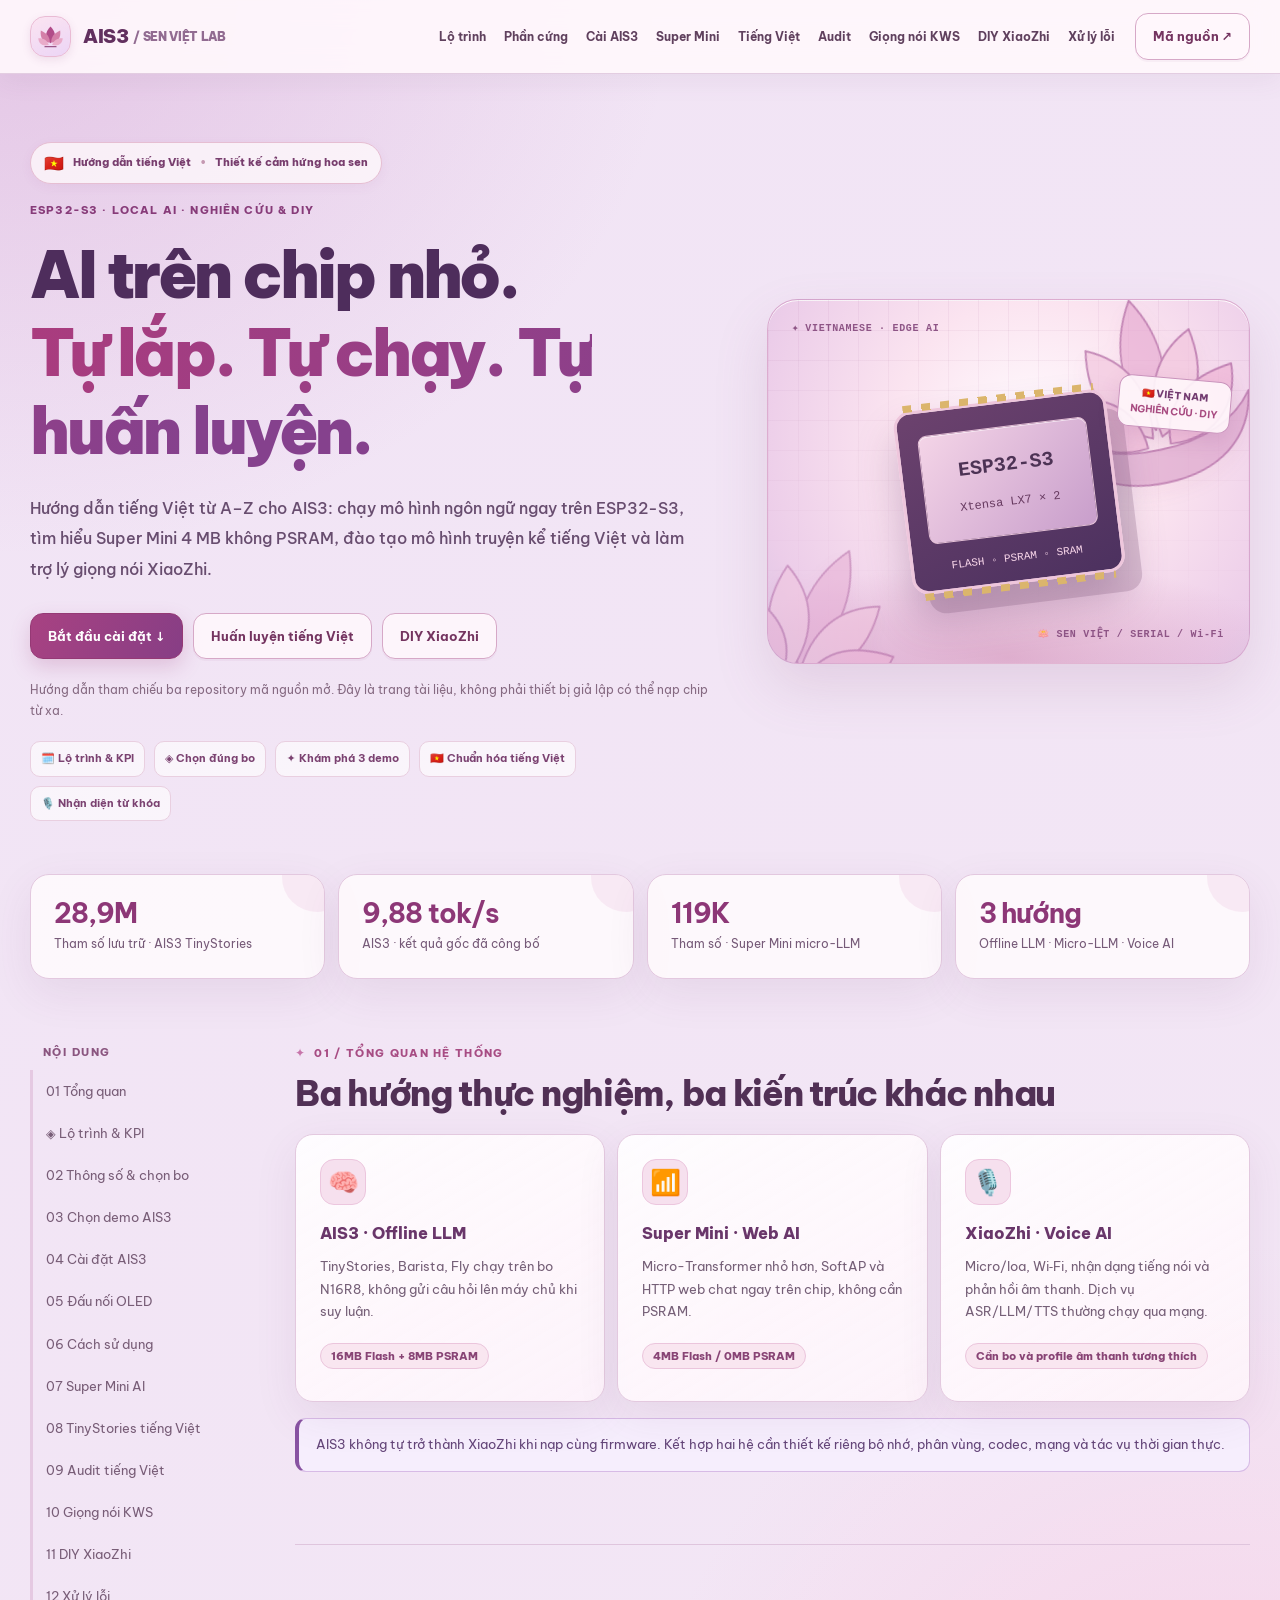
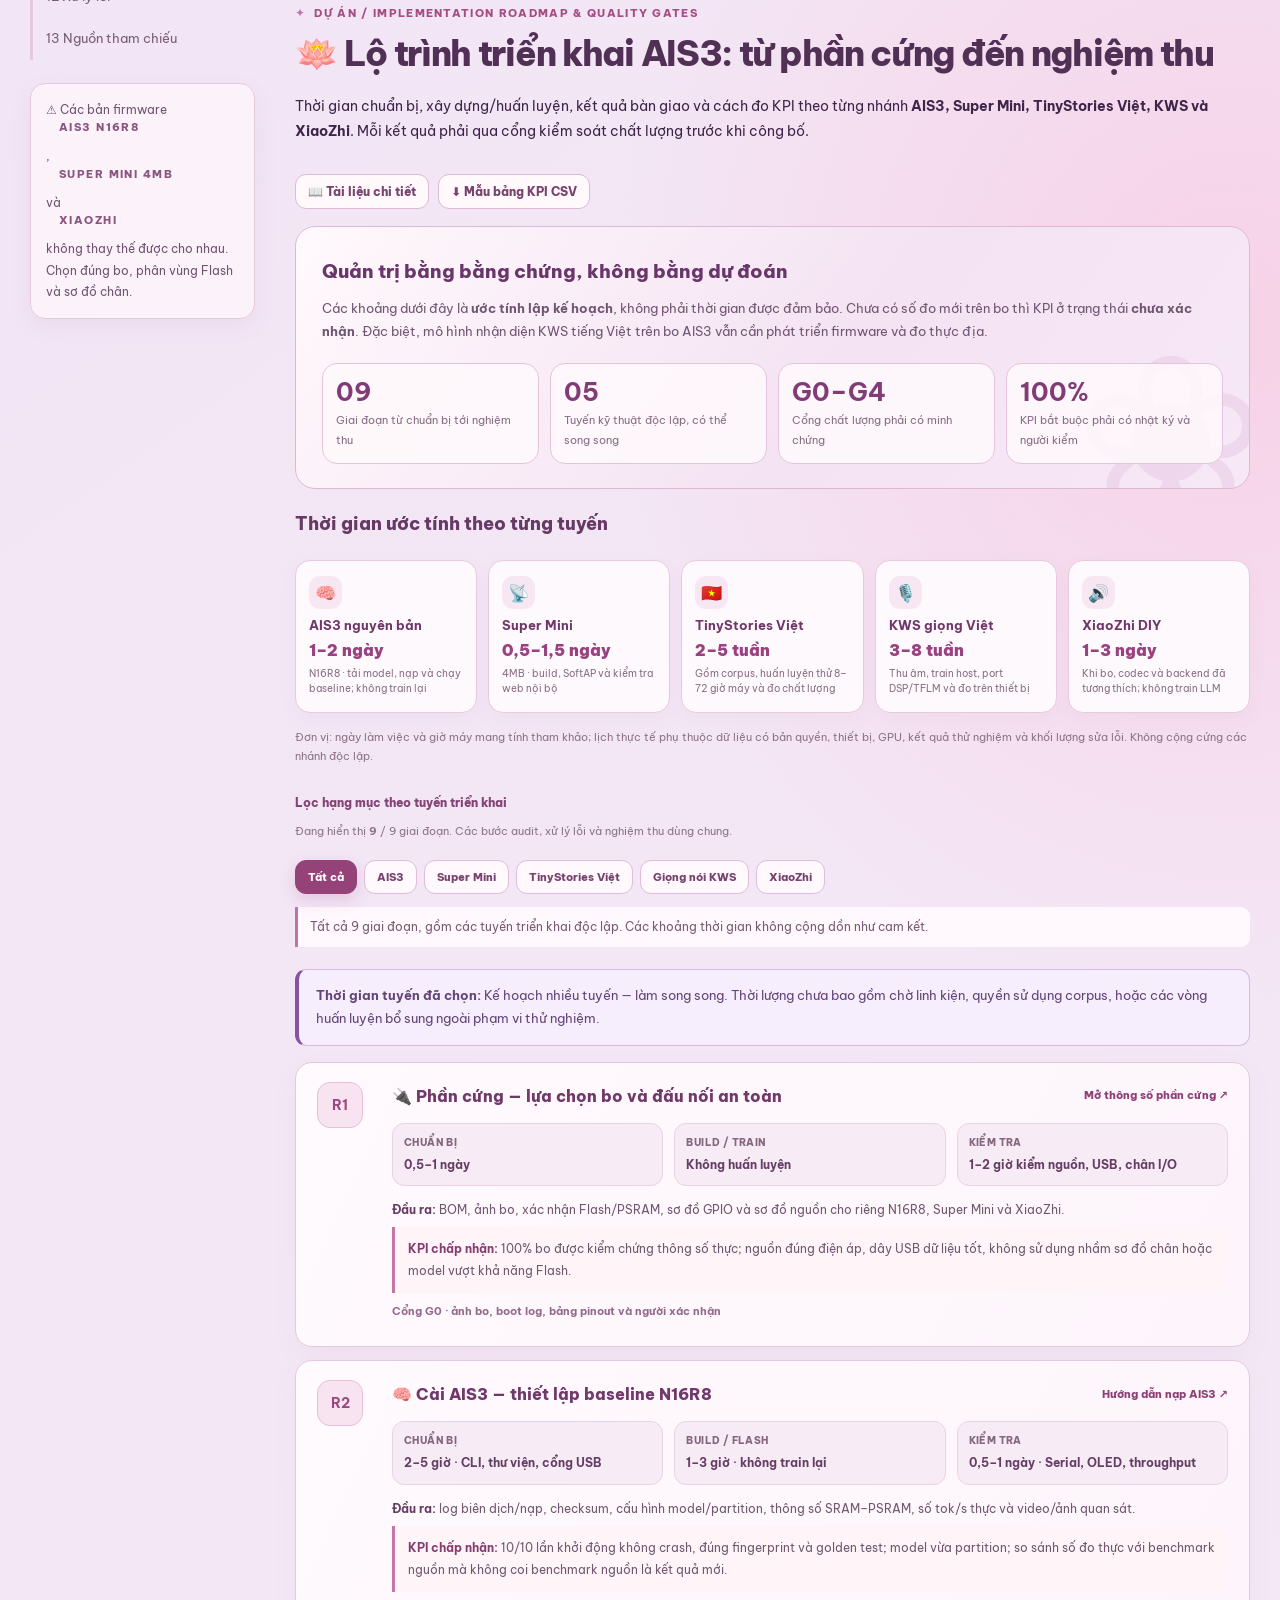
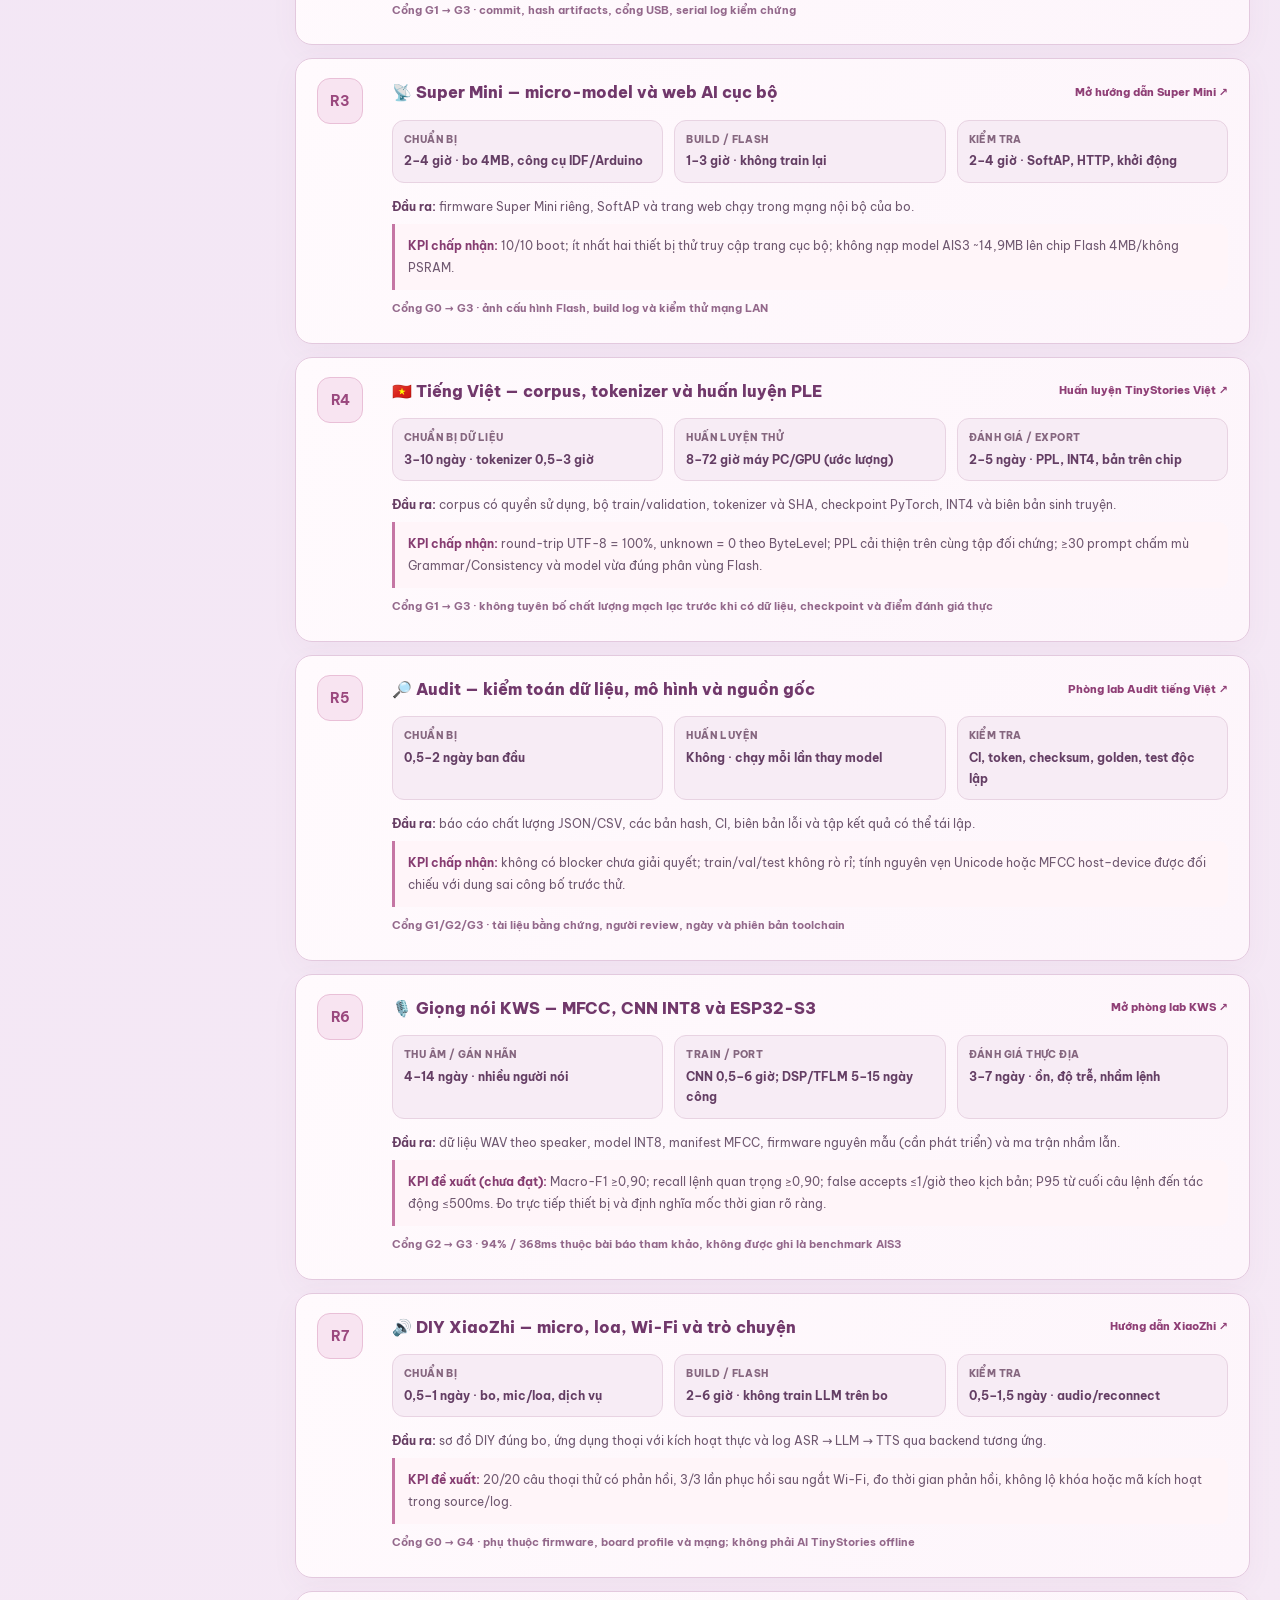
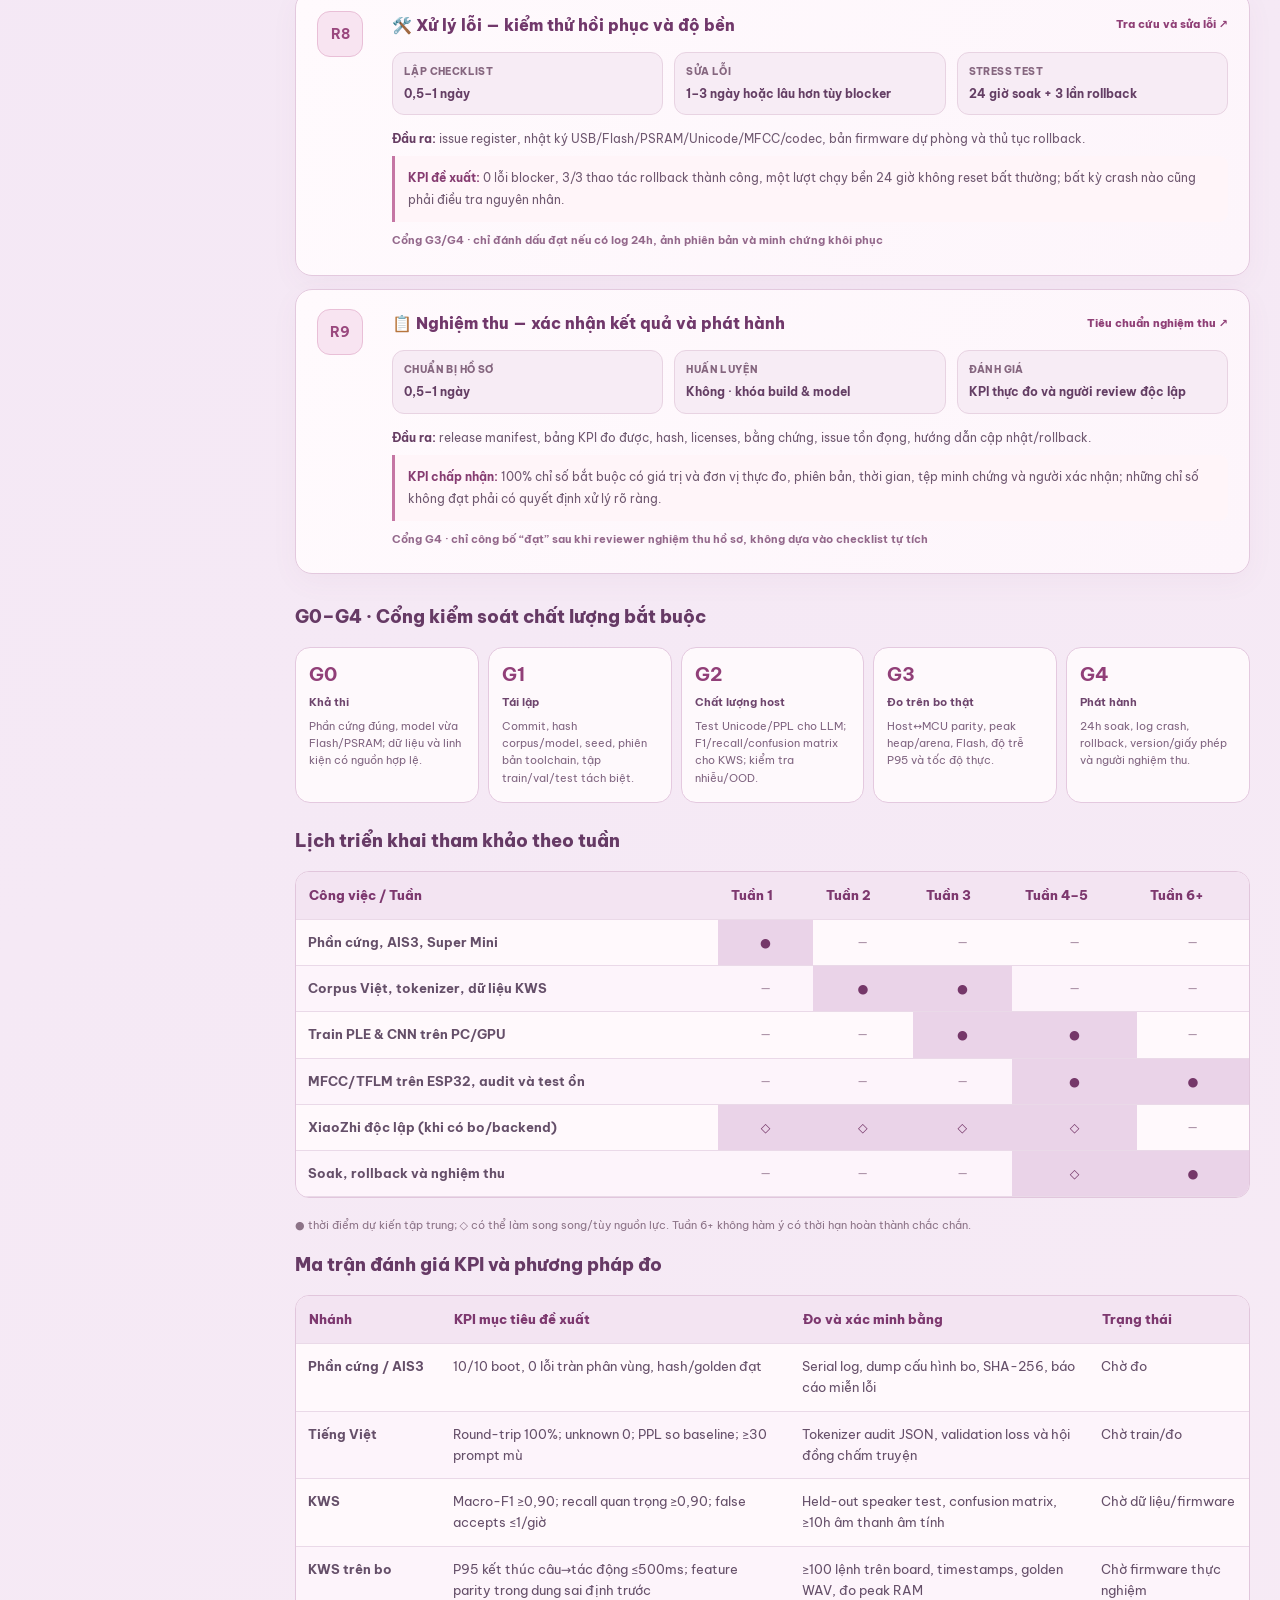
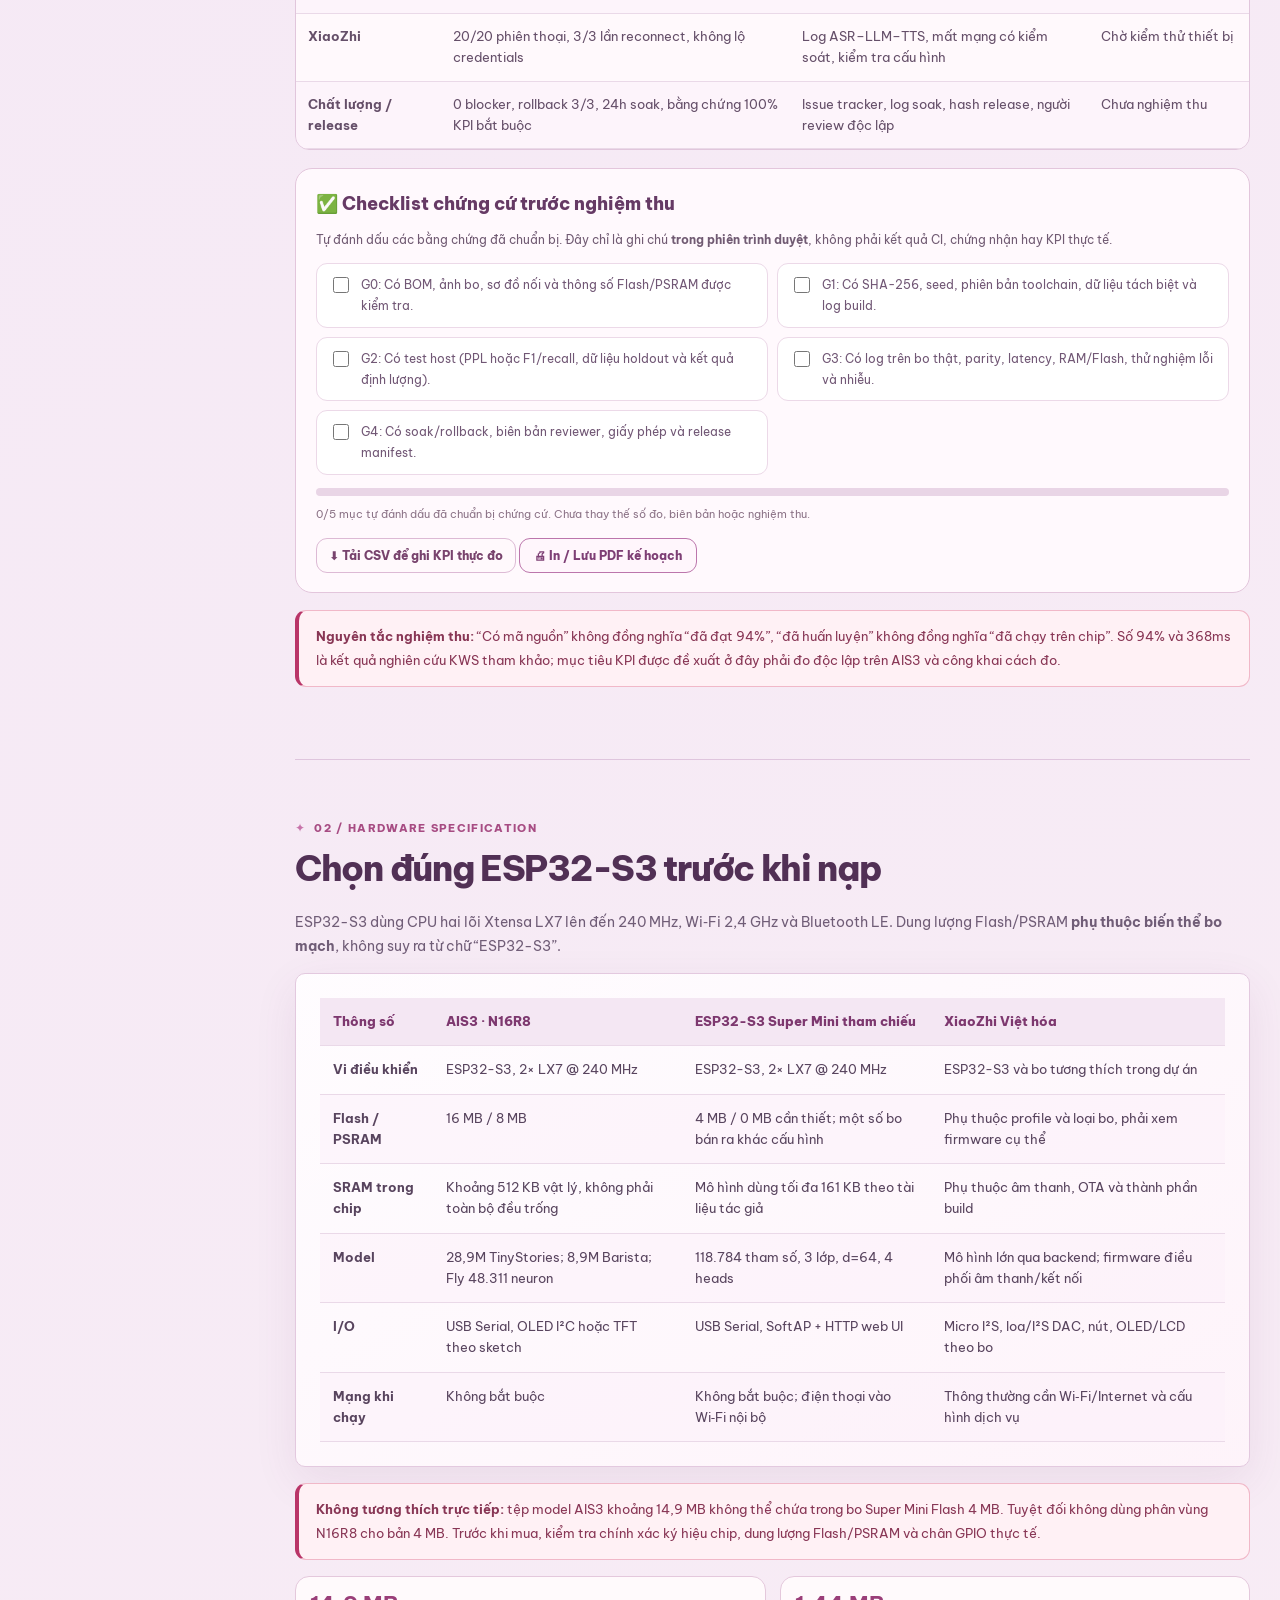
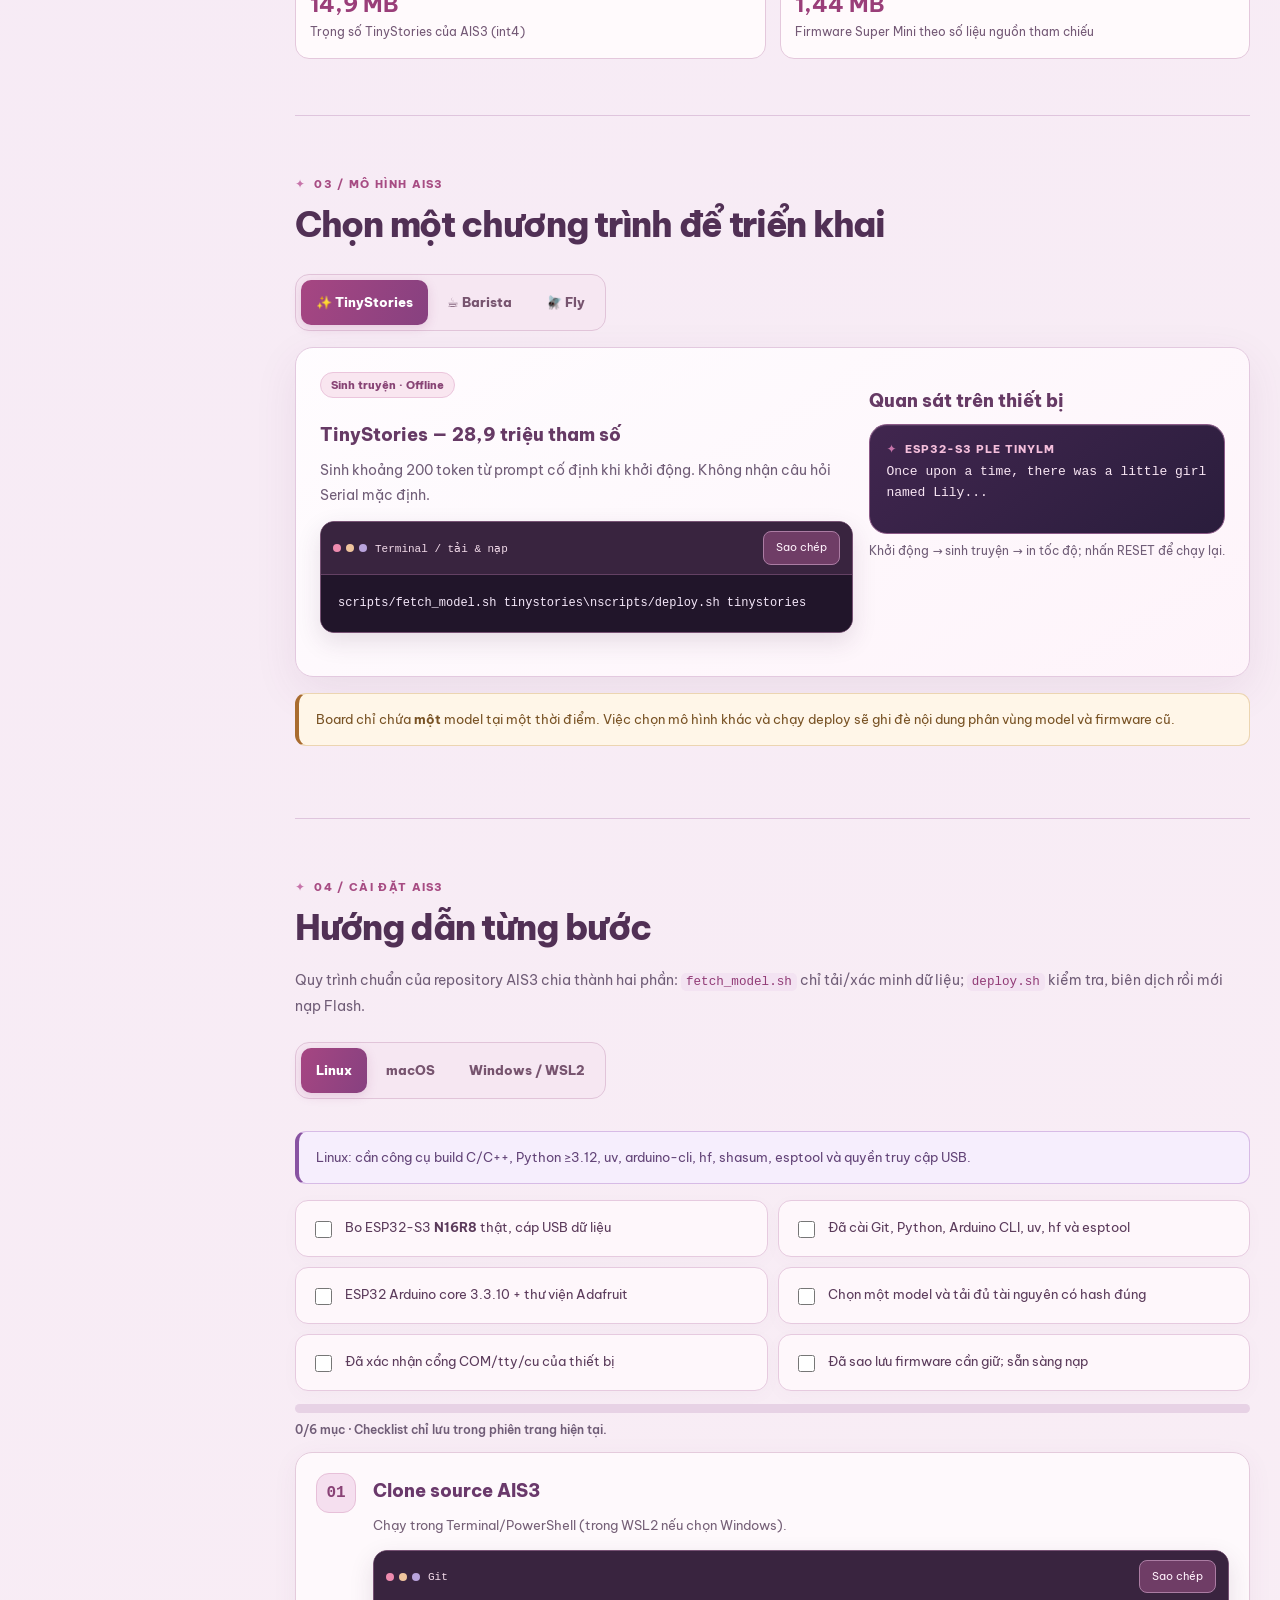
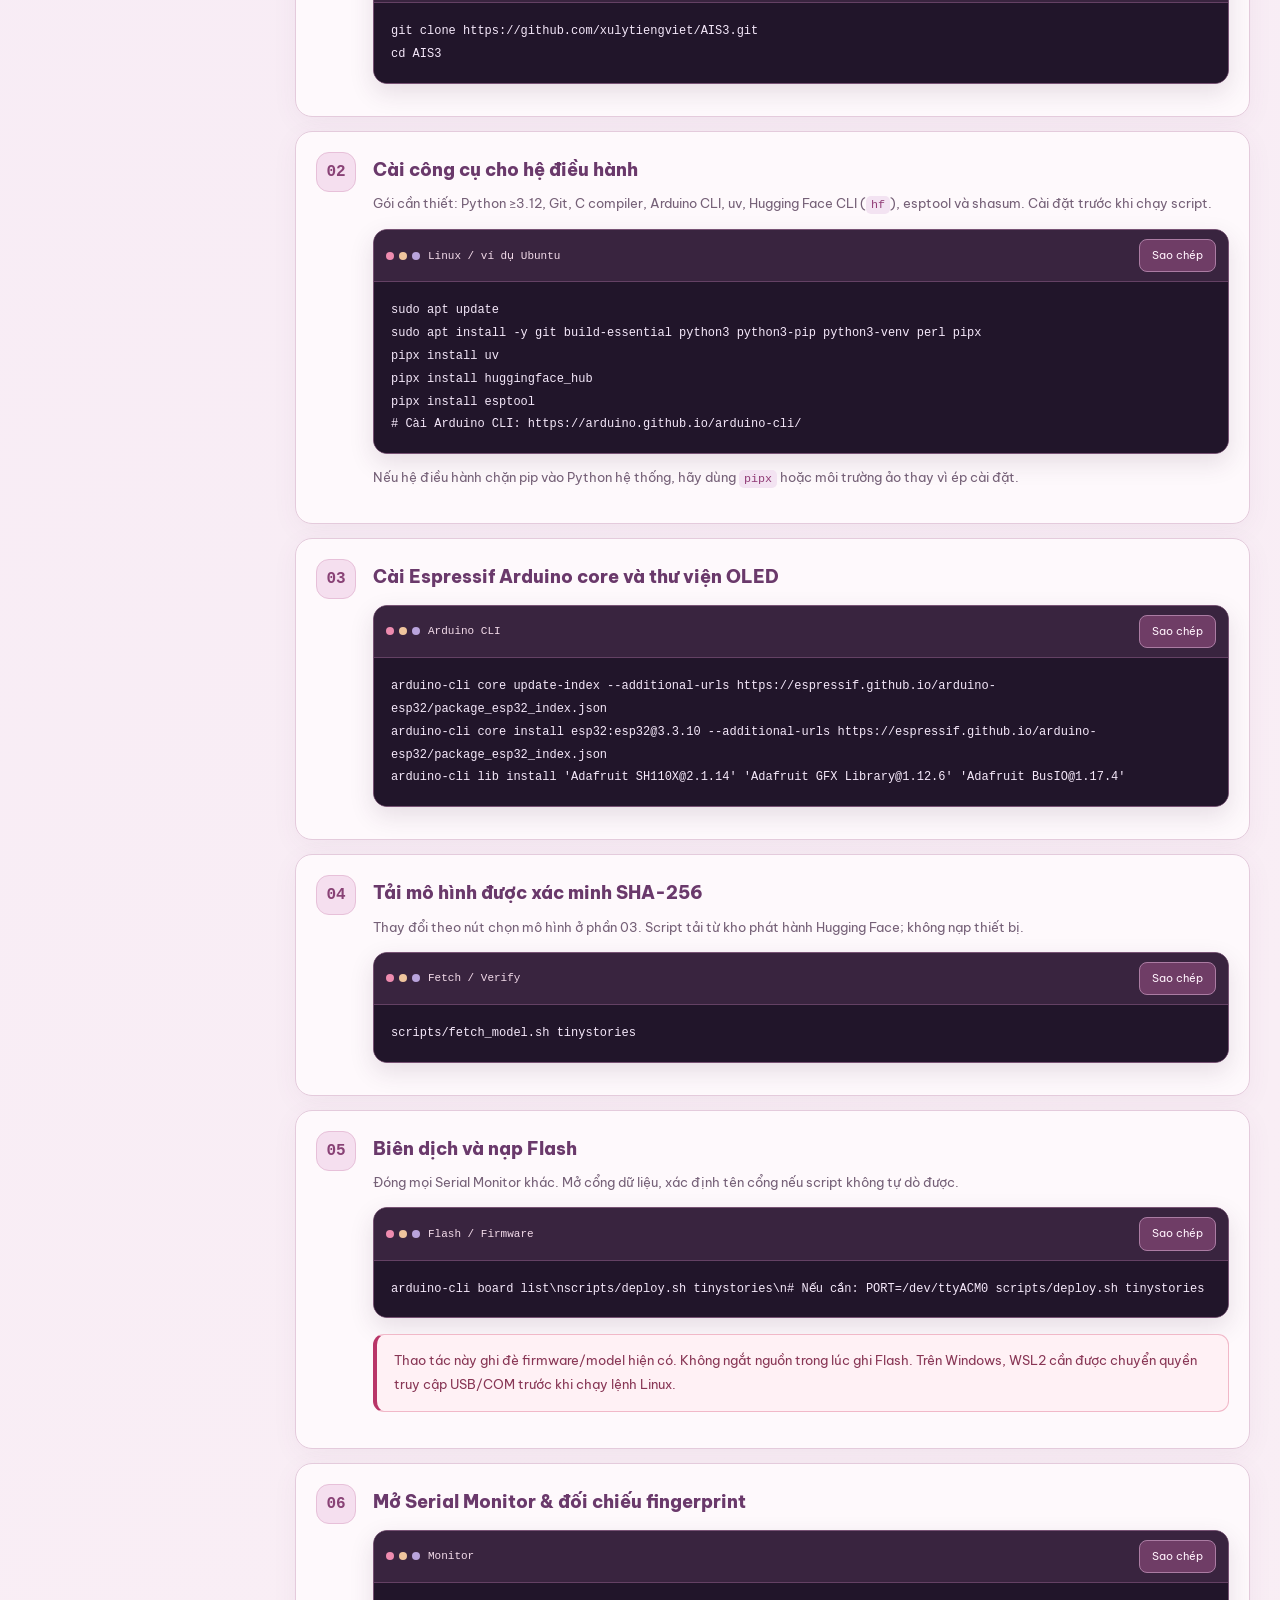
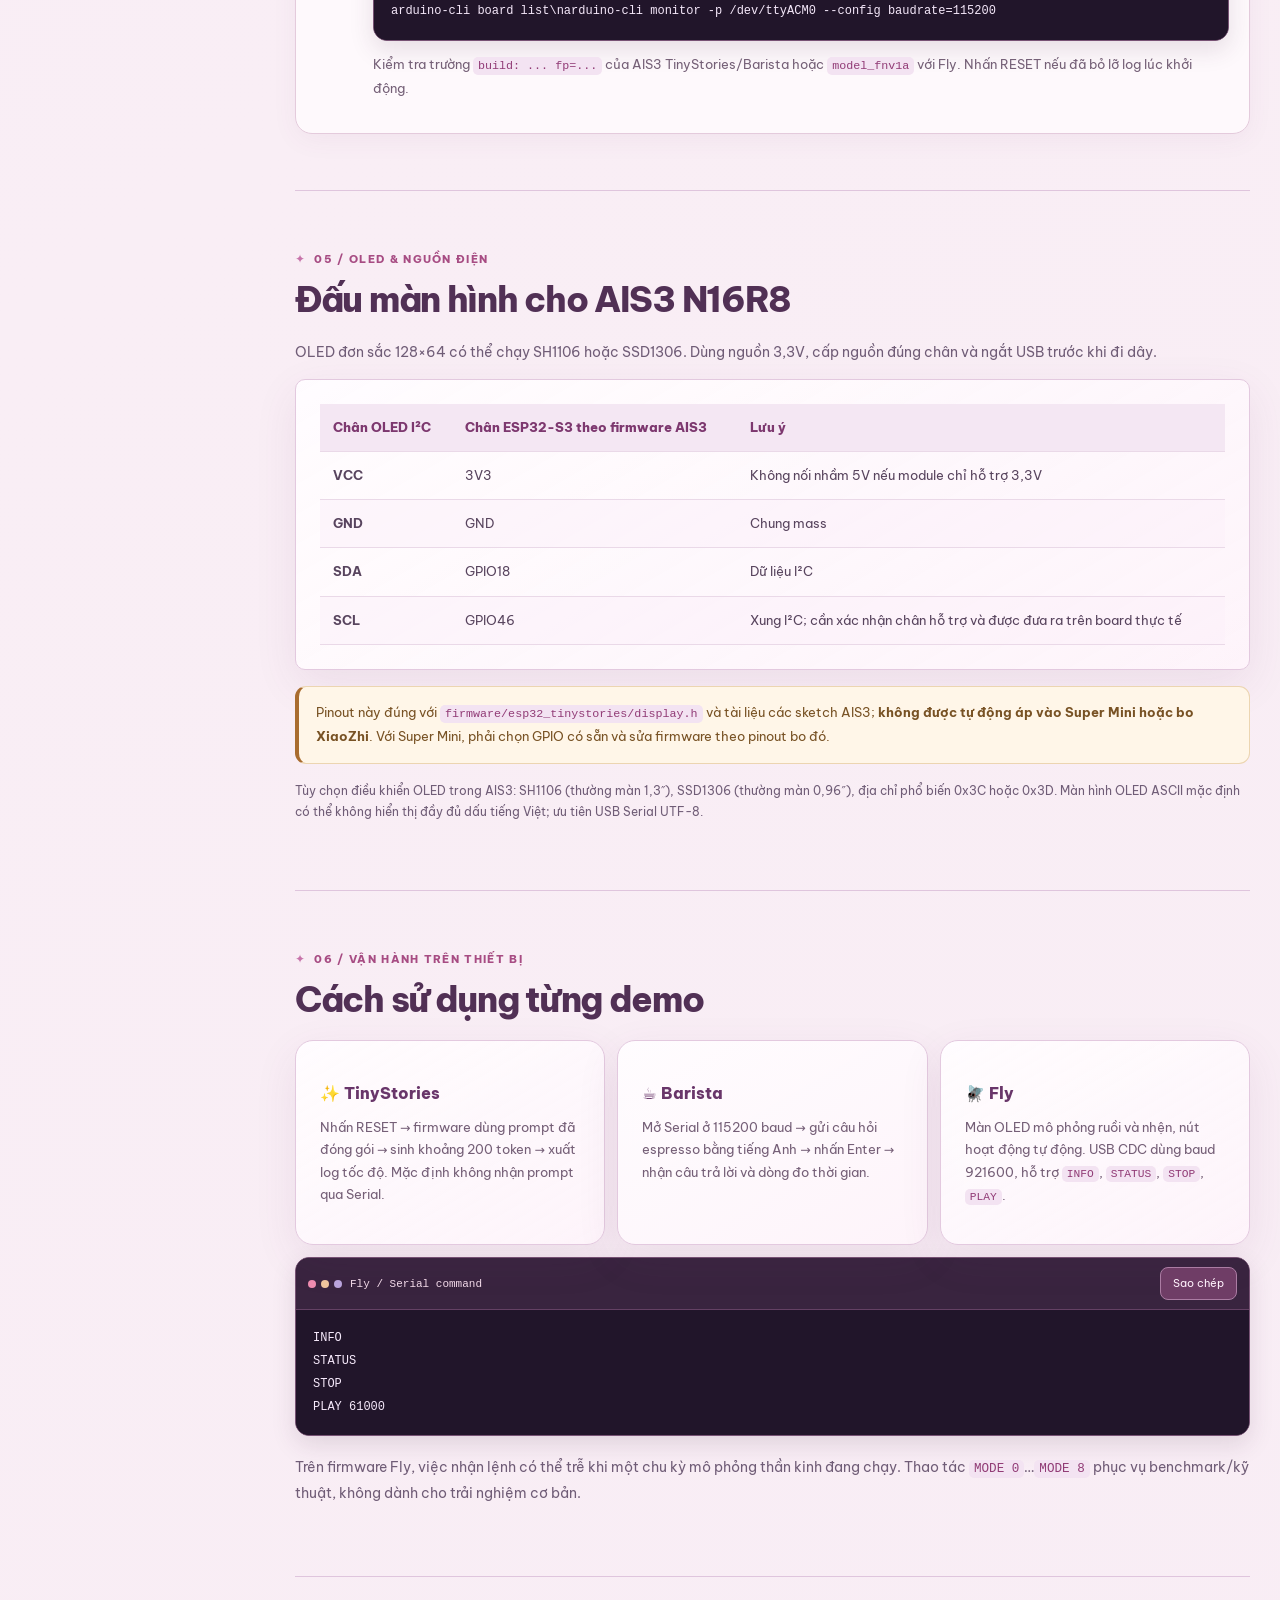
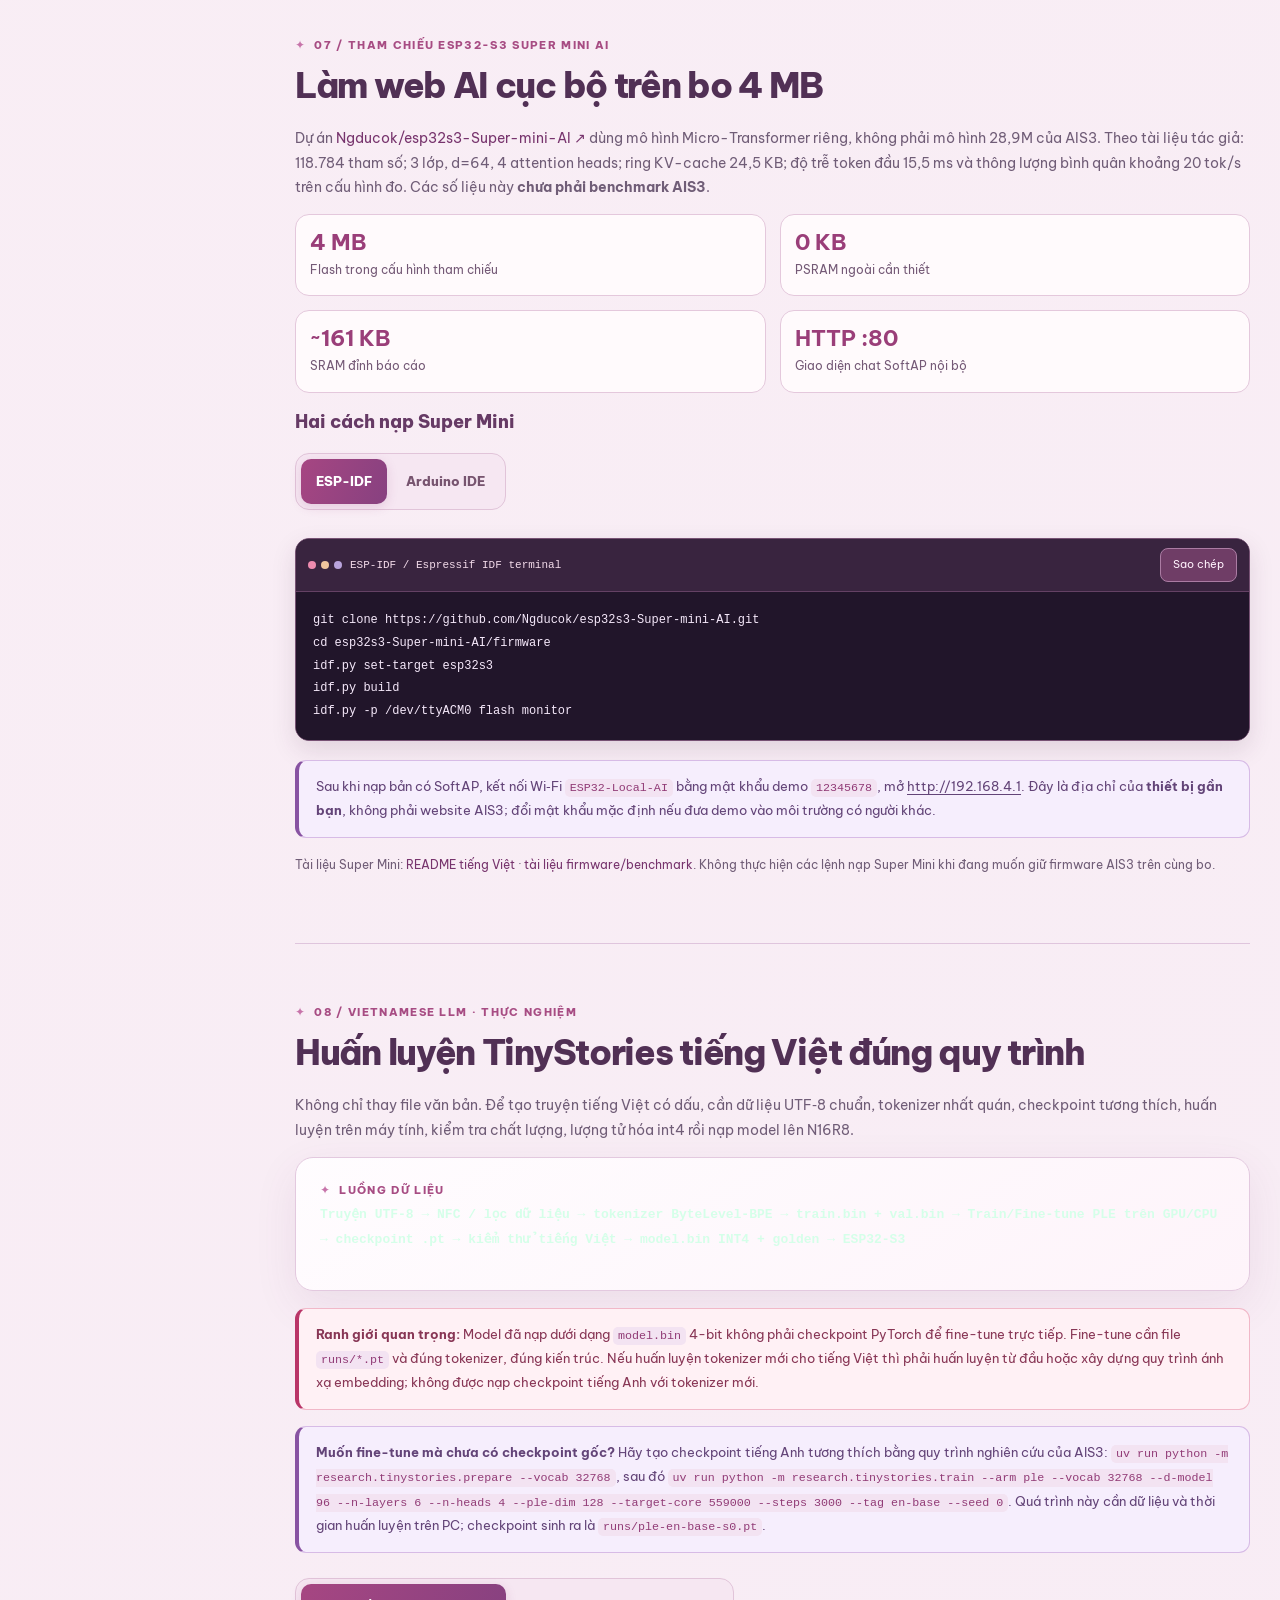
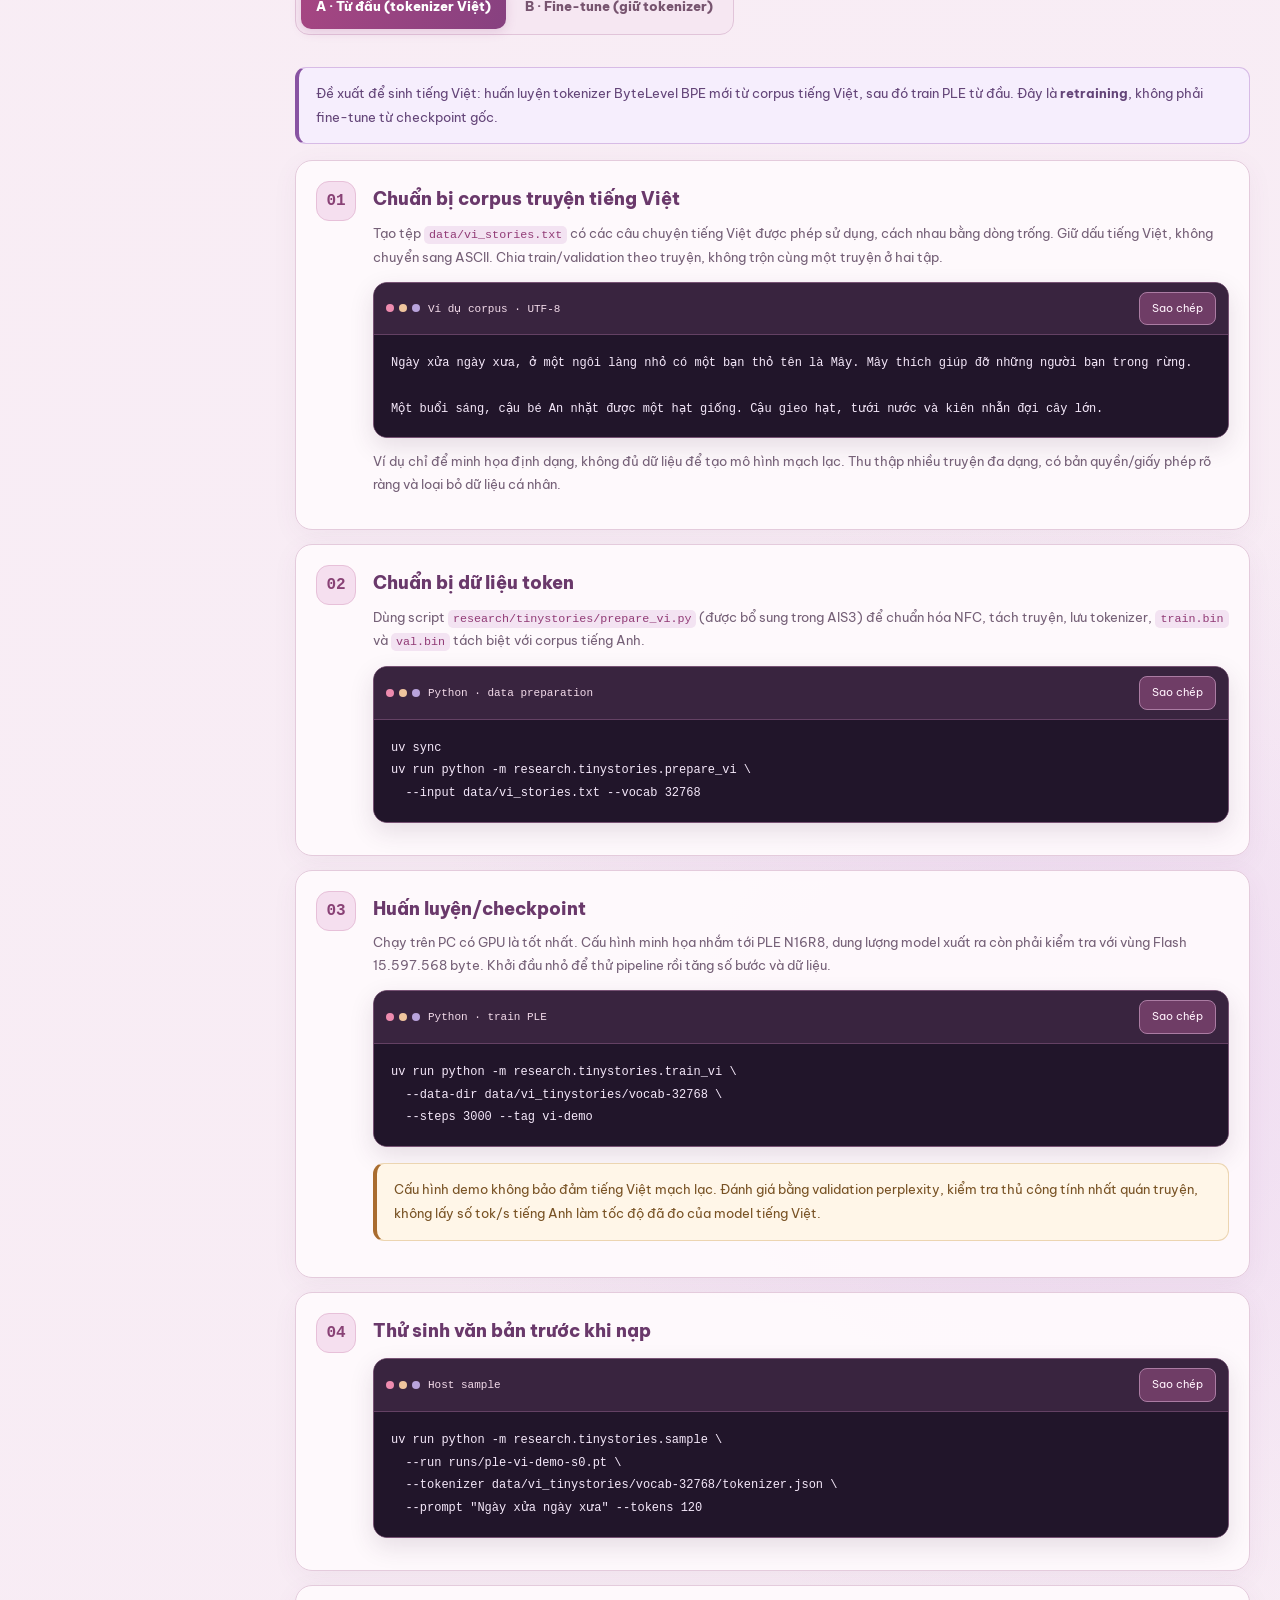
<file: index.html>
<!doctype html>
<html lang="vi"><head><meta charset="utf-8"><meta name="viewport" content="width=device-width,initial-scale=1"><meta http-equiv="refresh" content="0;url=./docs/"><title>AIS3 Lab – Hướng dẫn cài đặt ESP32-S3 AI</title><link rel="canonical" href="./docs/"></head><body style="font:16px system-ui;background:#0b1320;color:#ecf6ff;padding:3rem"><h1>AIS3 Lab</h1><p>Xem <a style="color:#8ff5d0" href="./docs/">trang hướng dẫn cài đặt và DIY /docs/</a>.</p></body></html>
</file>
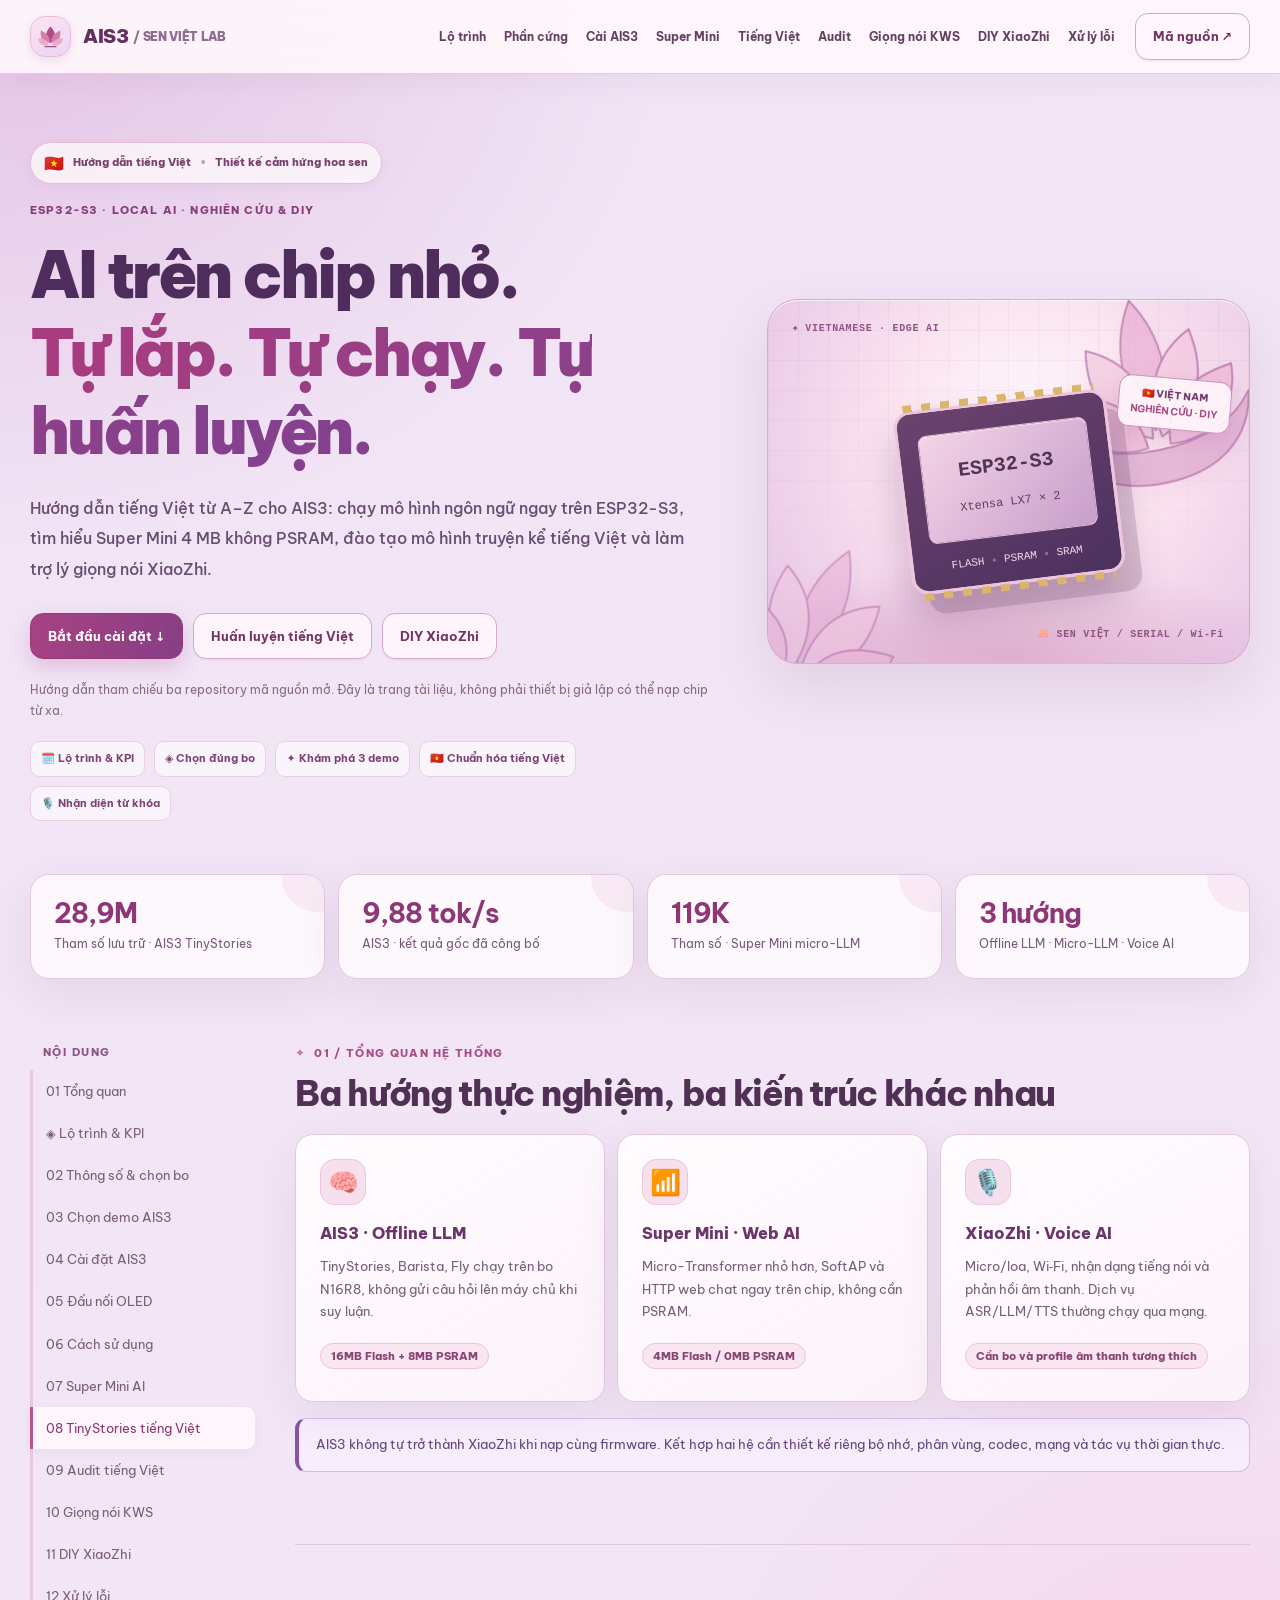
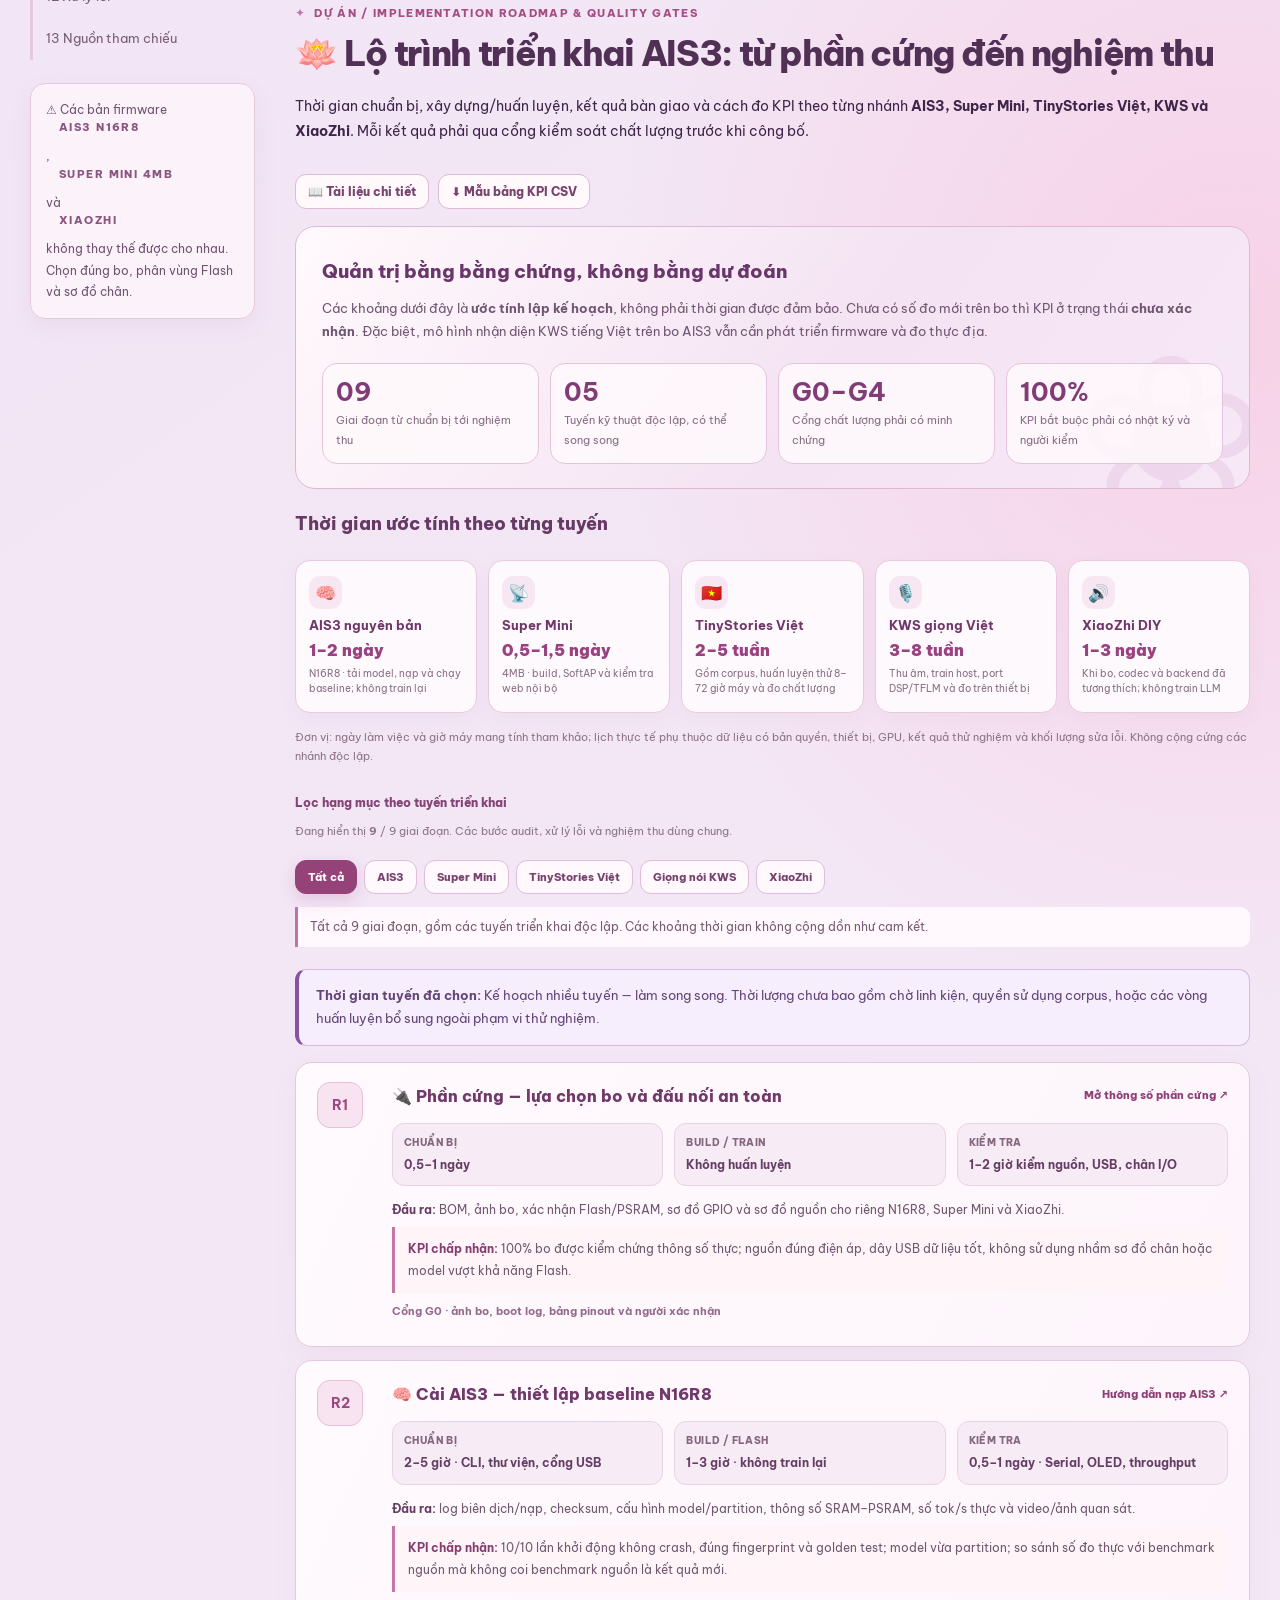
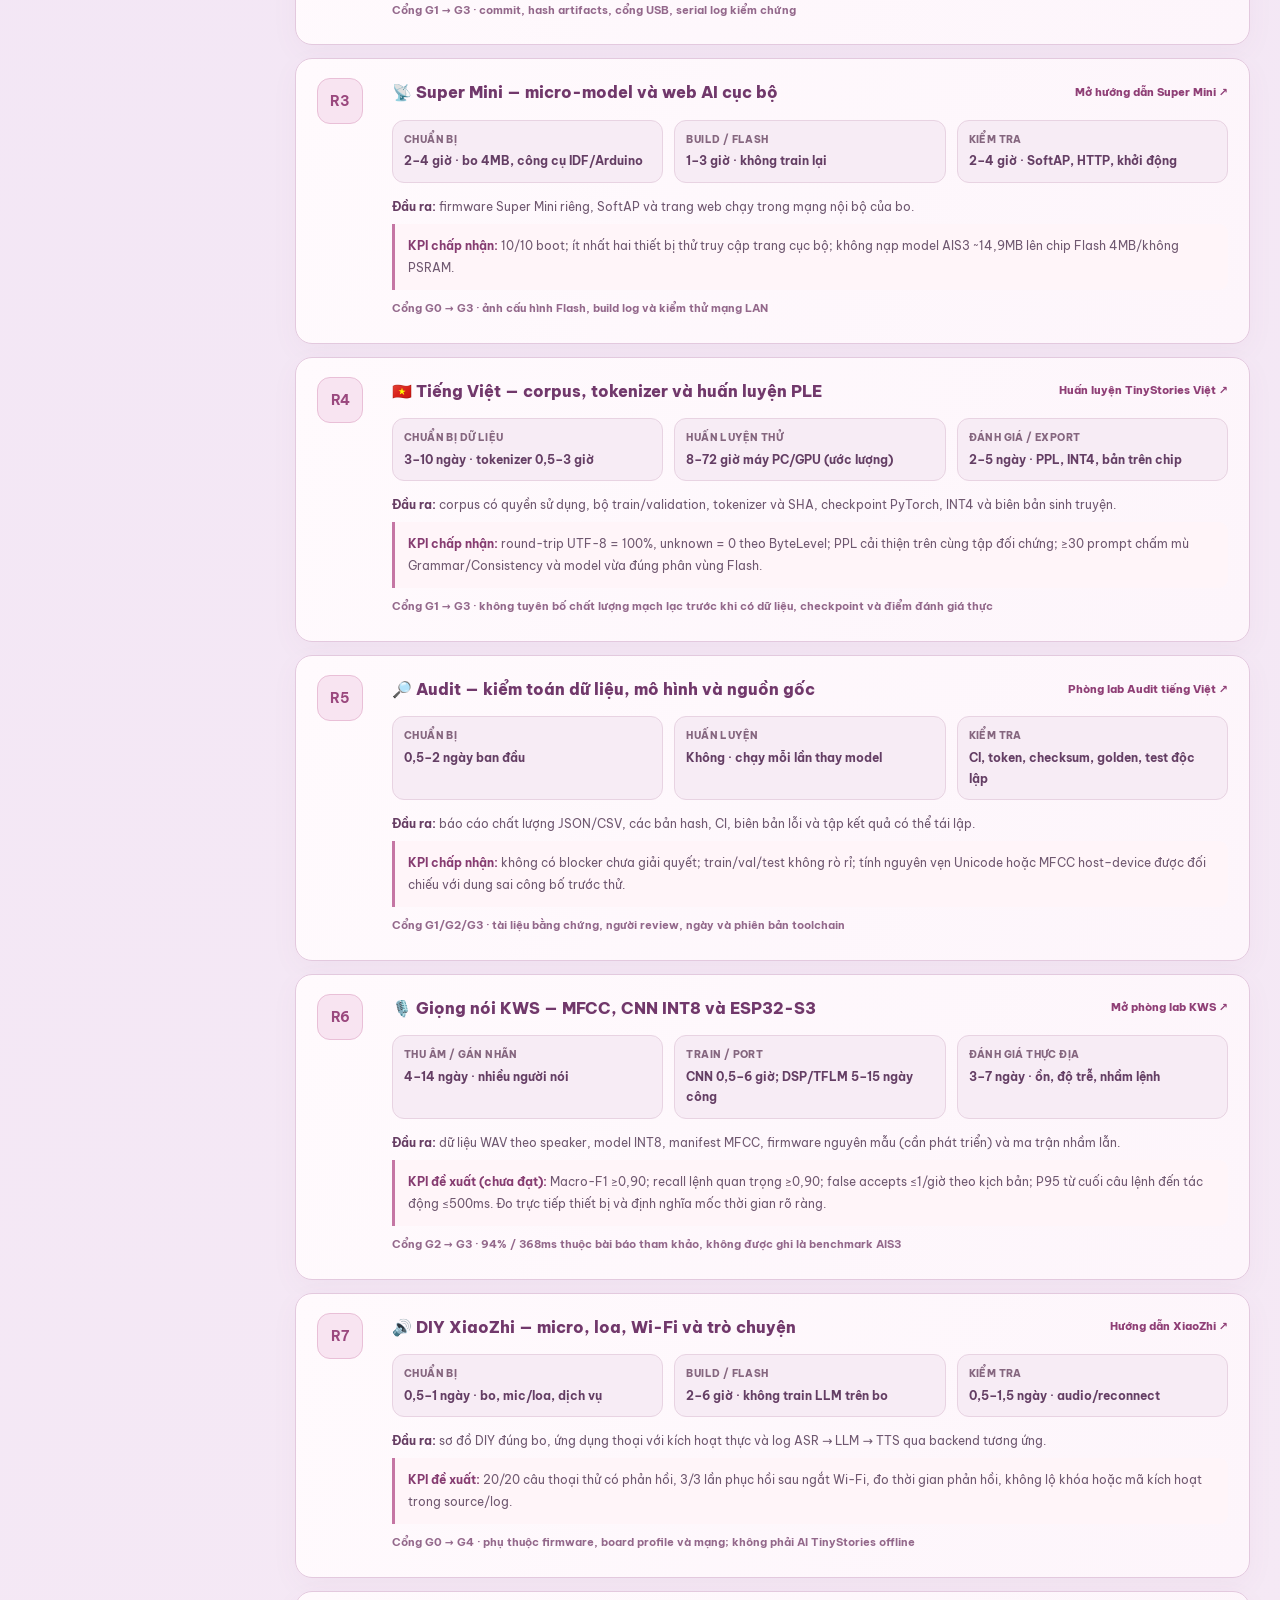
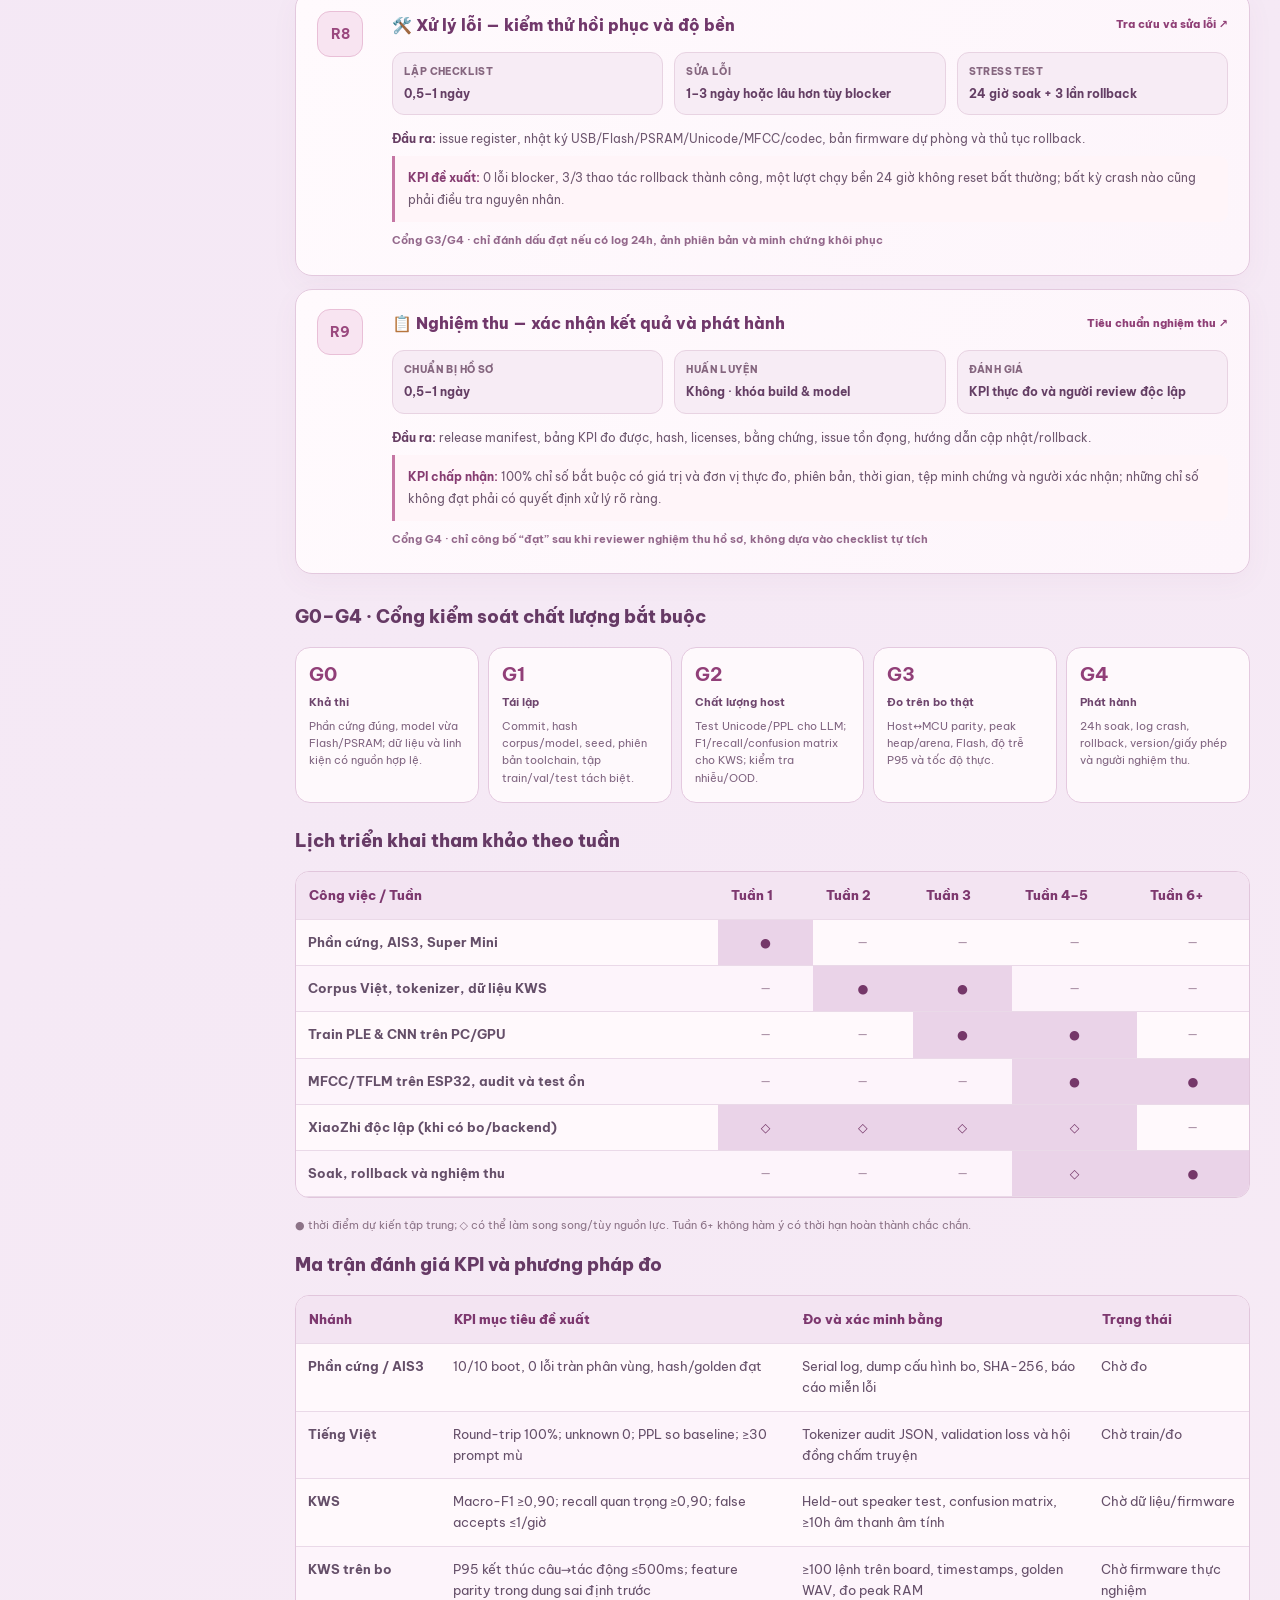
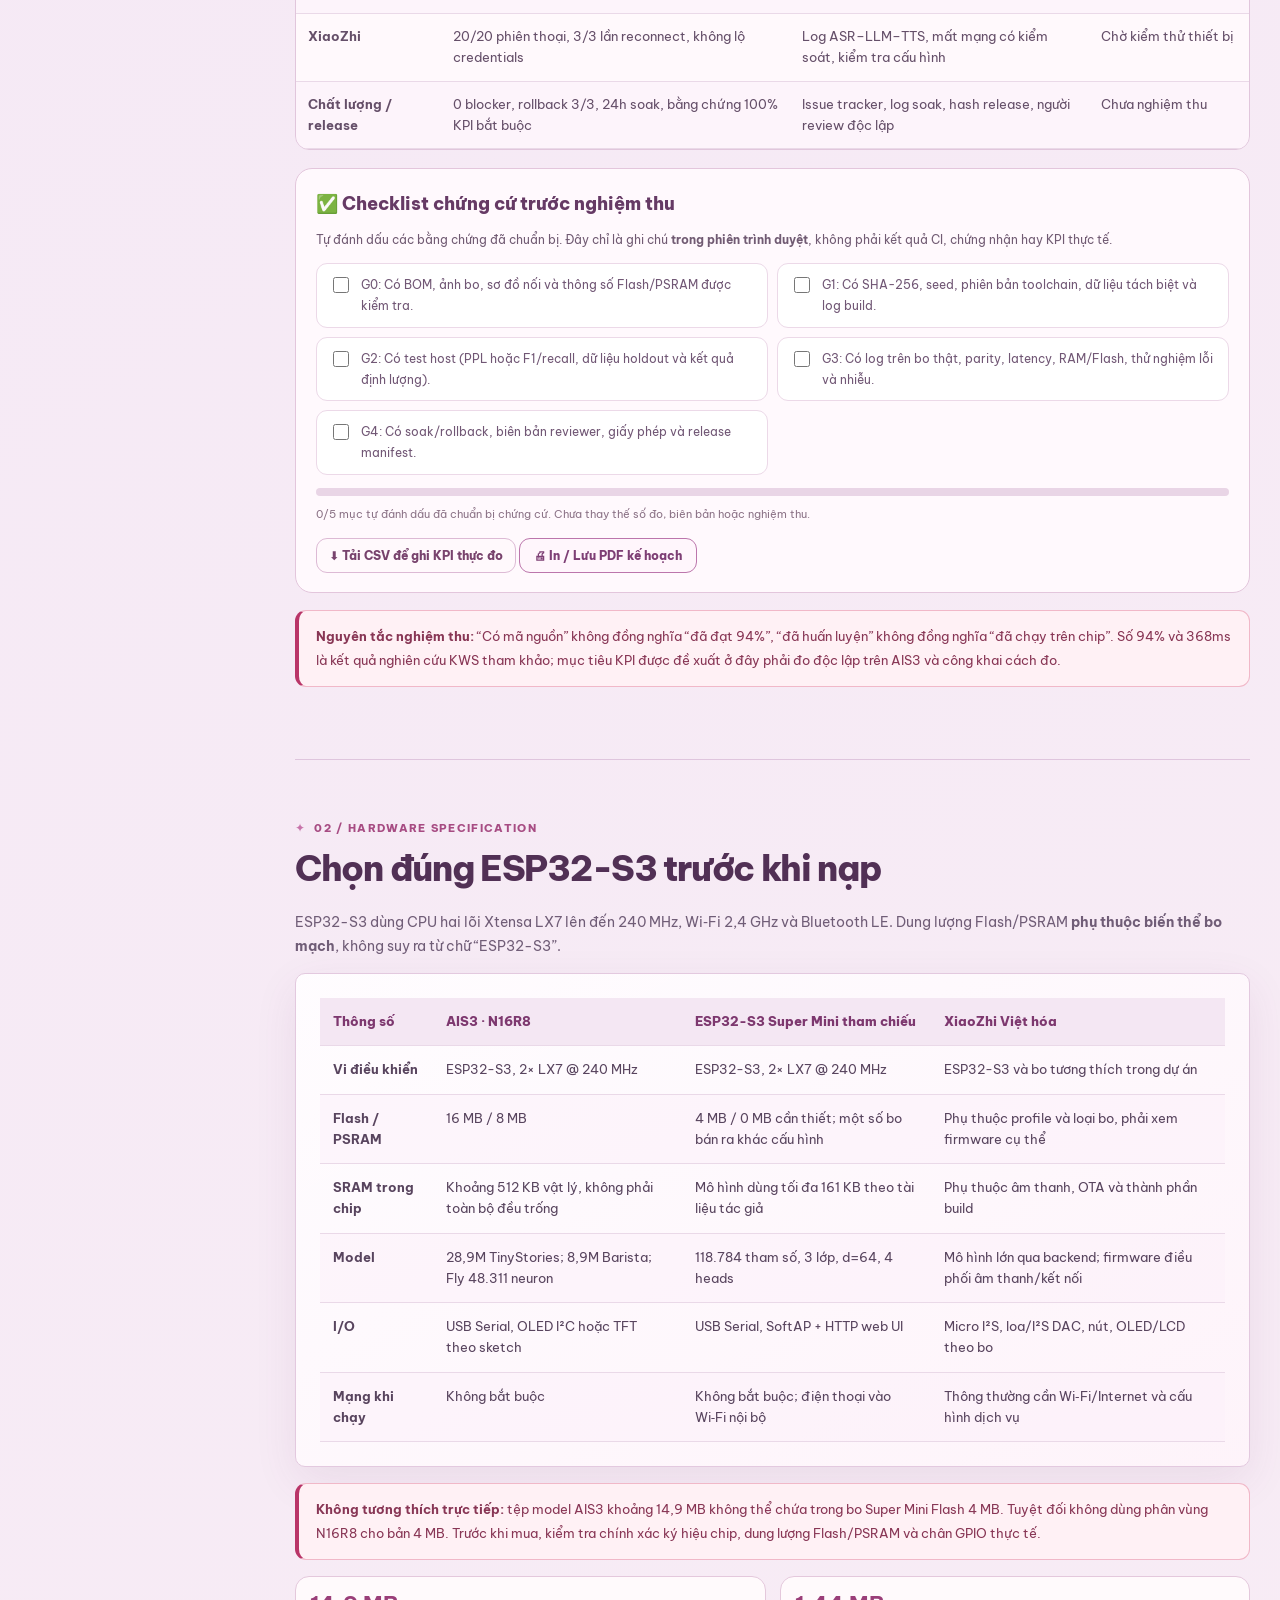
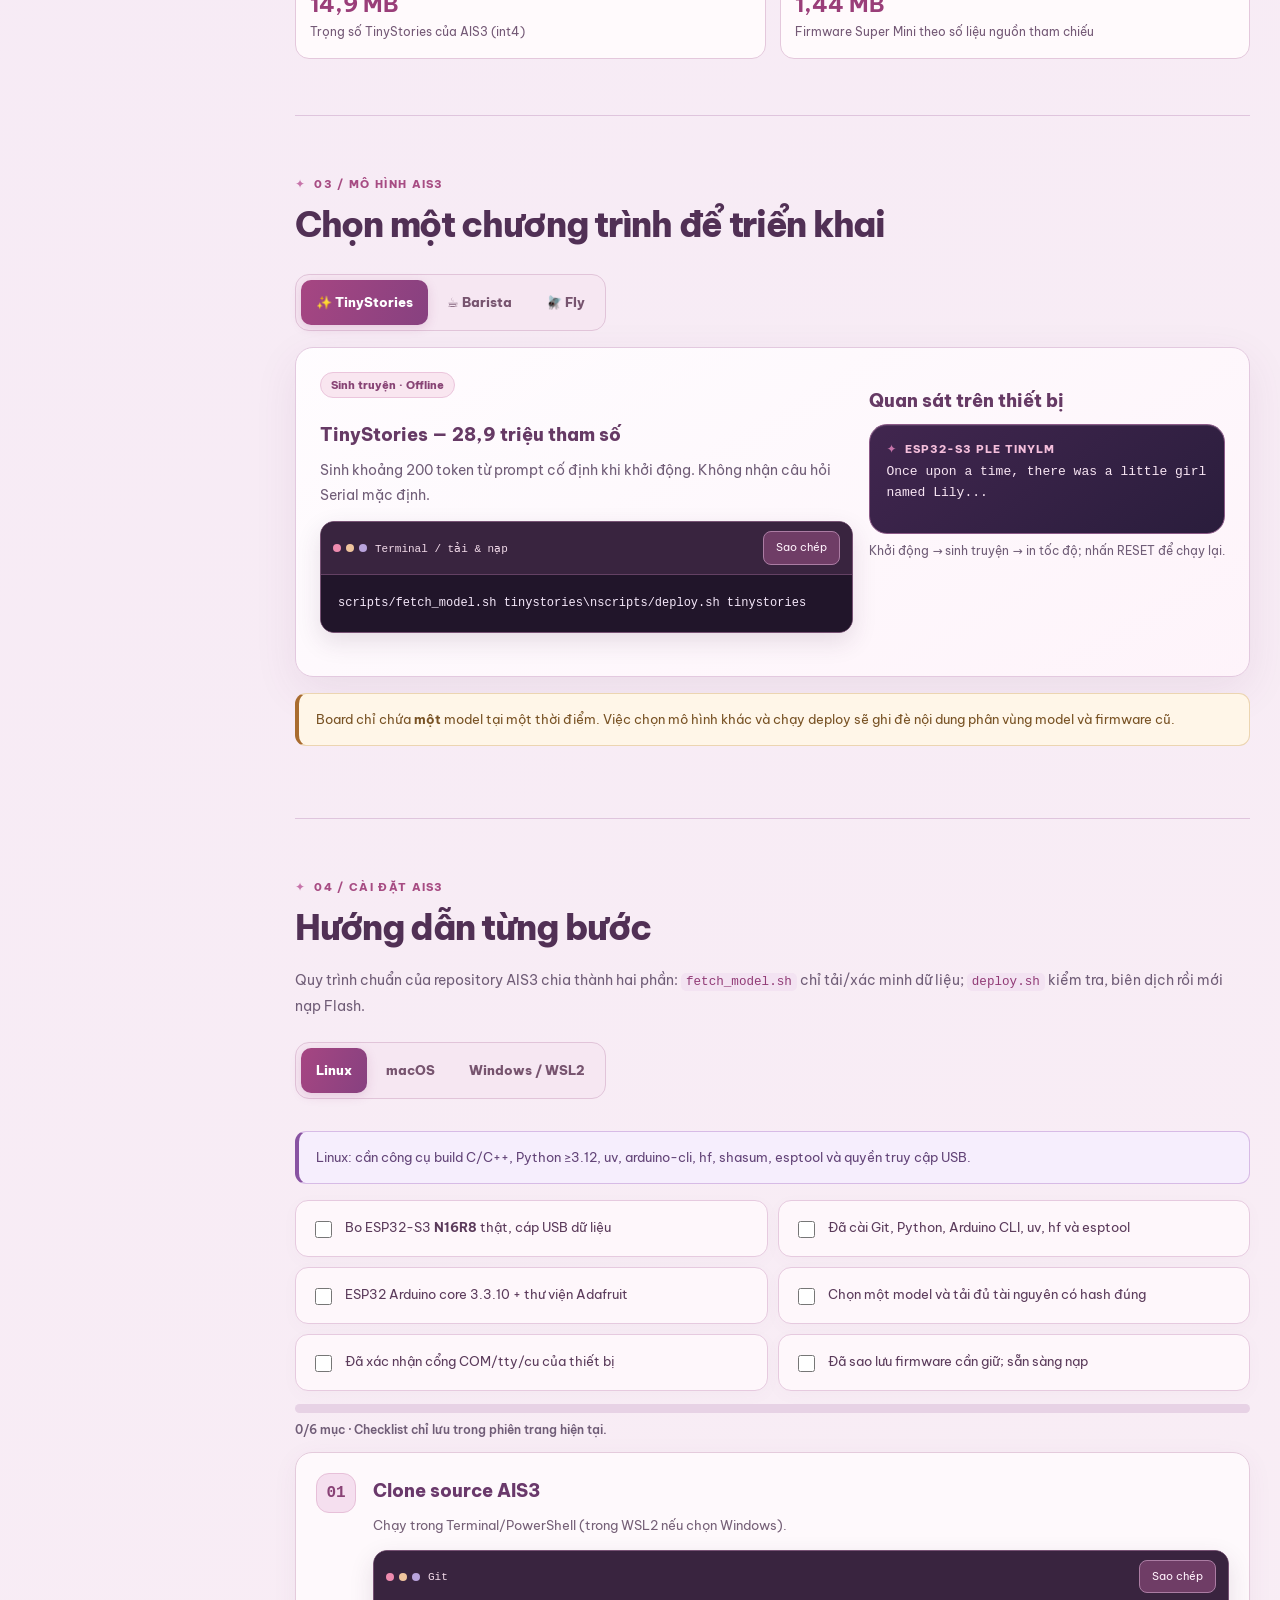
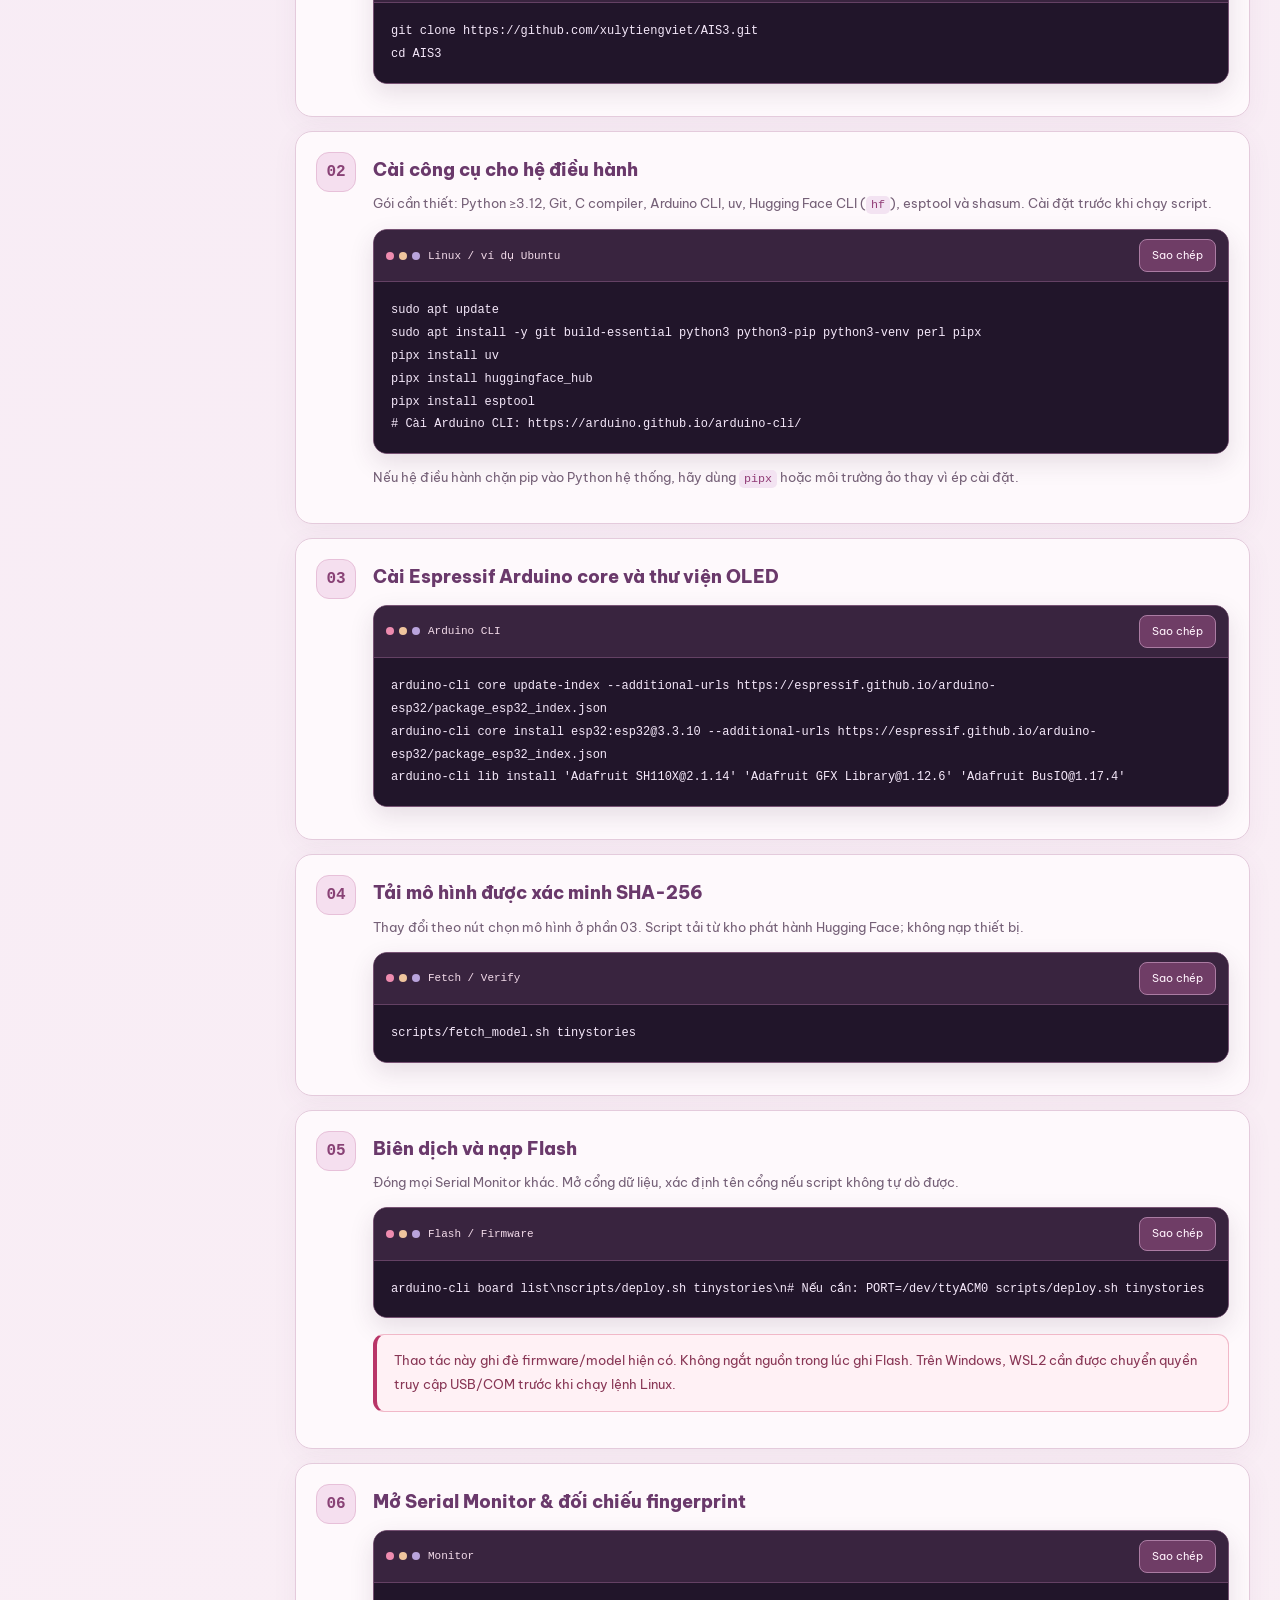
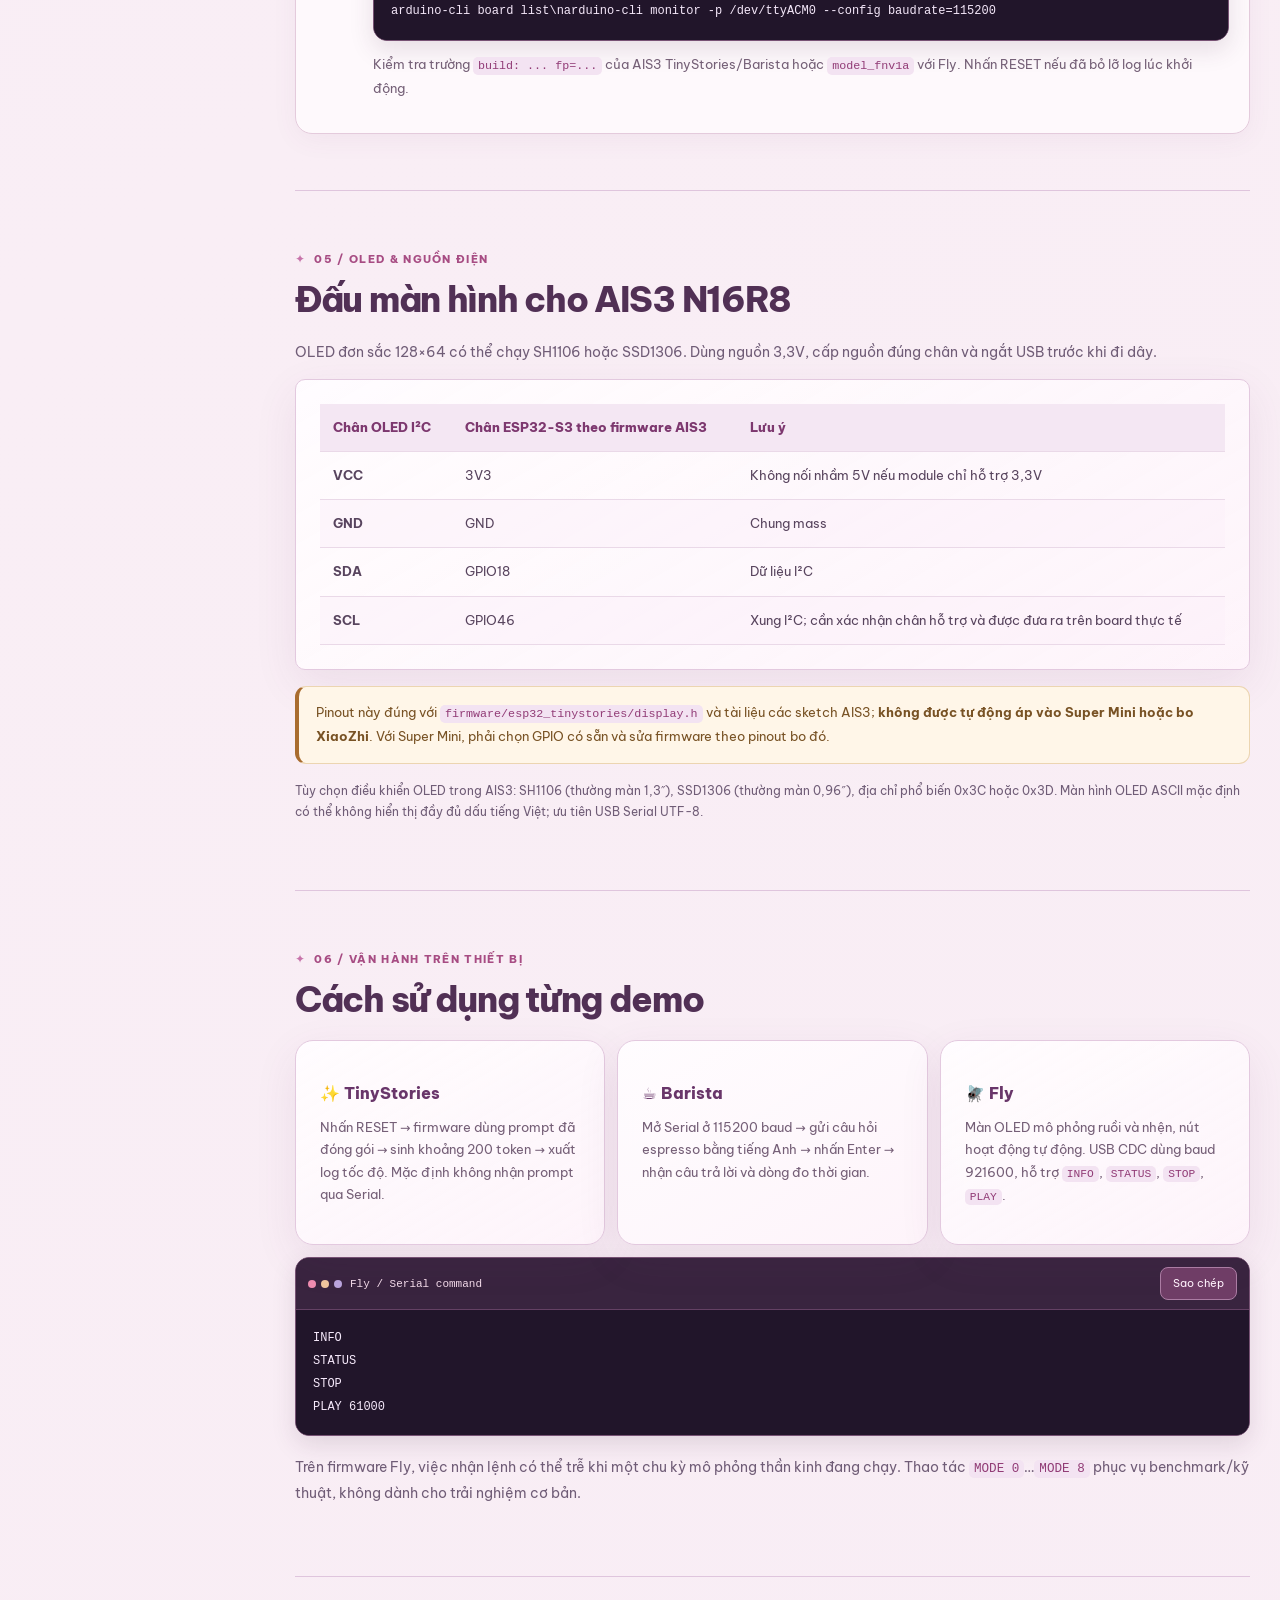
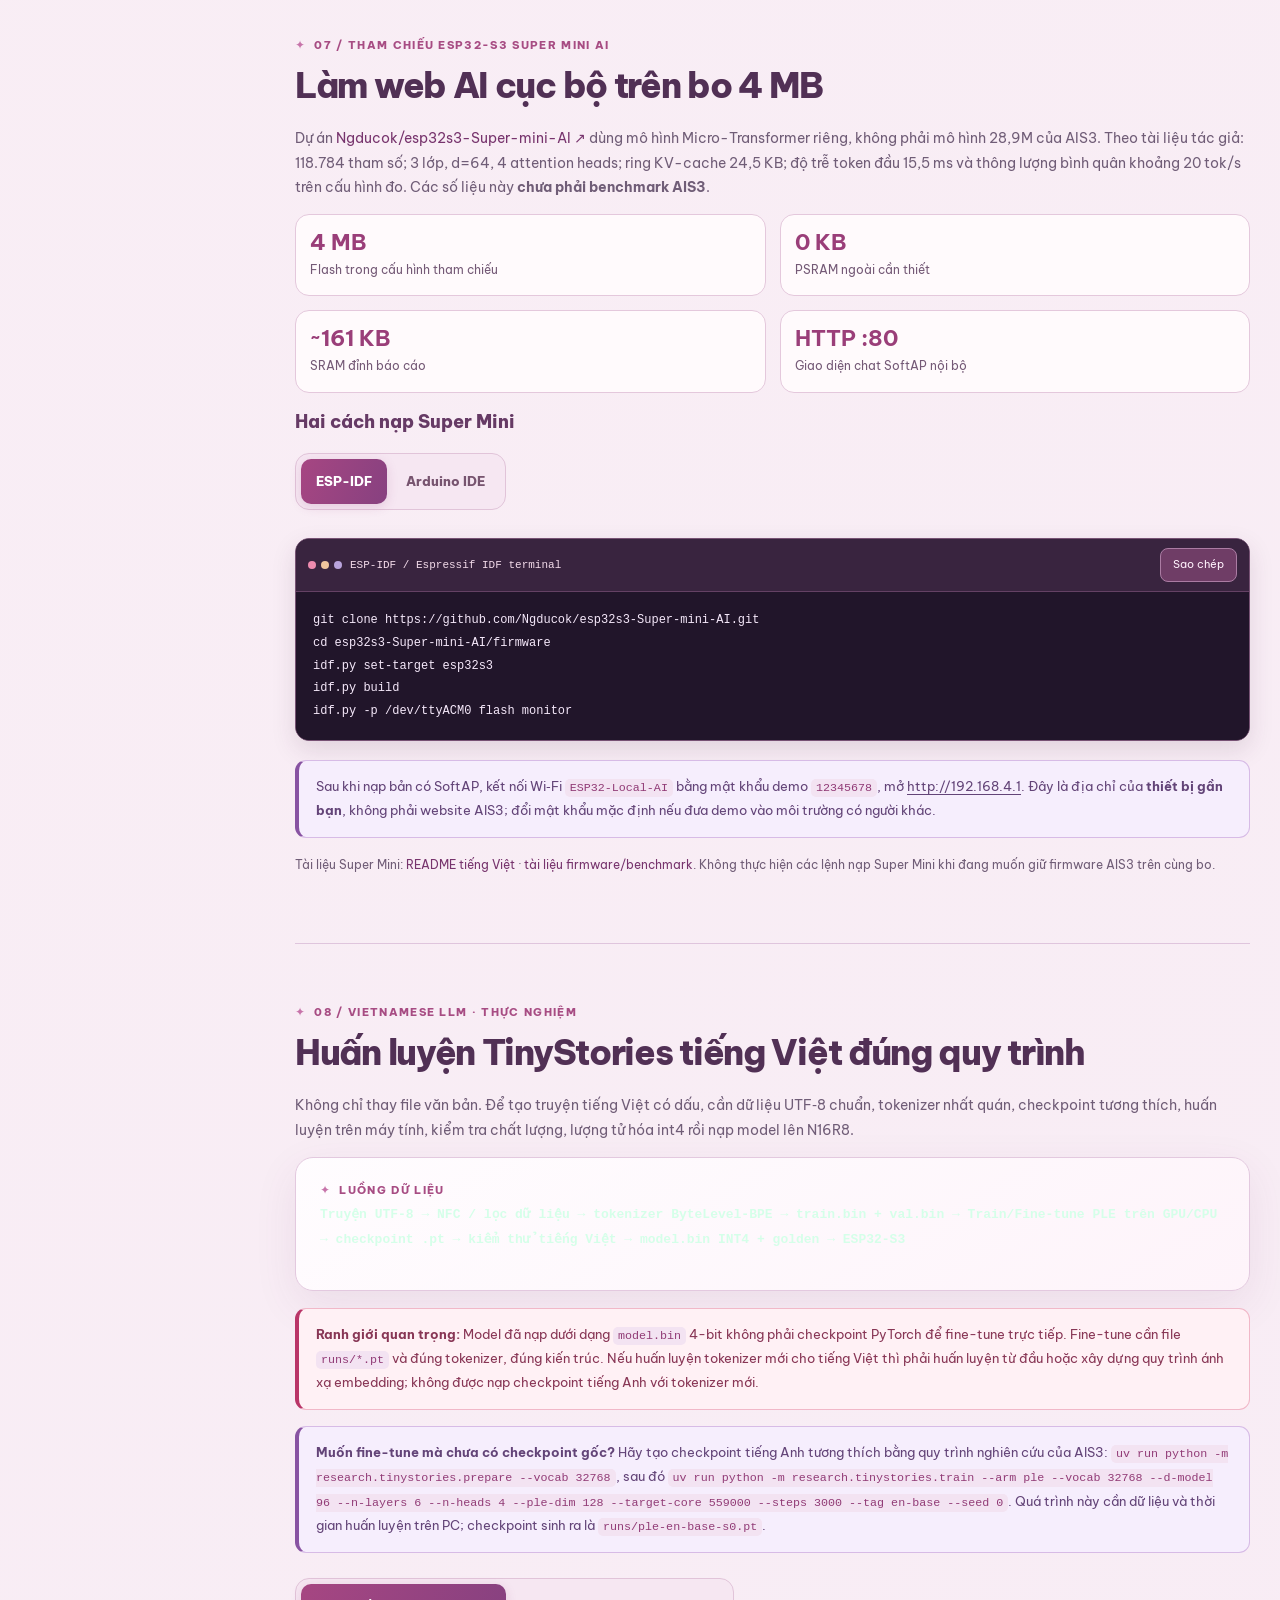
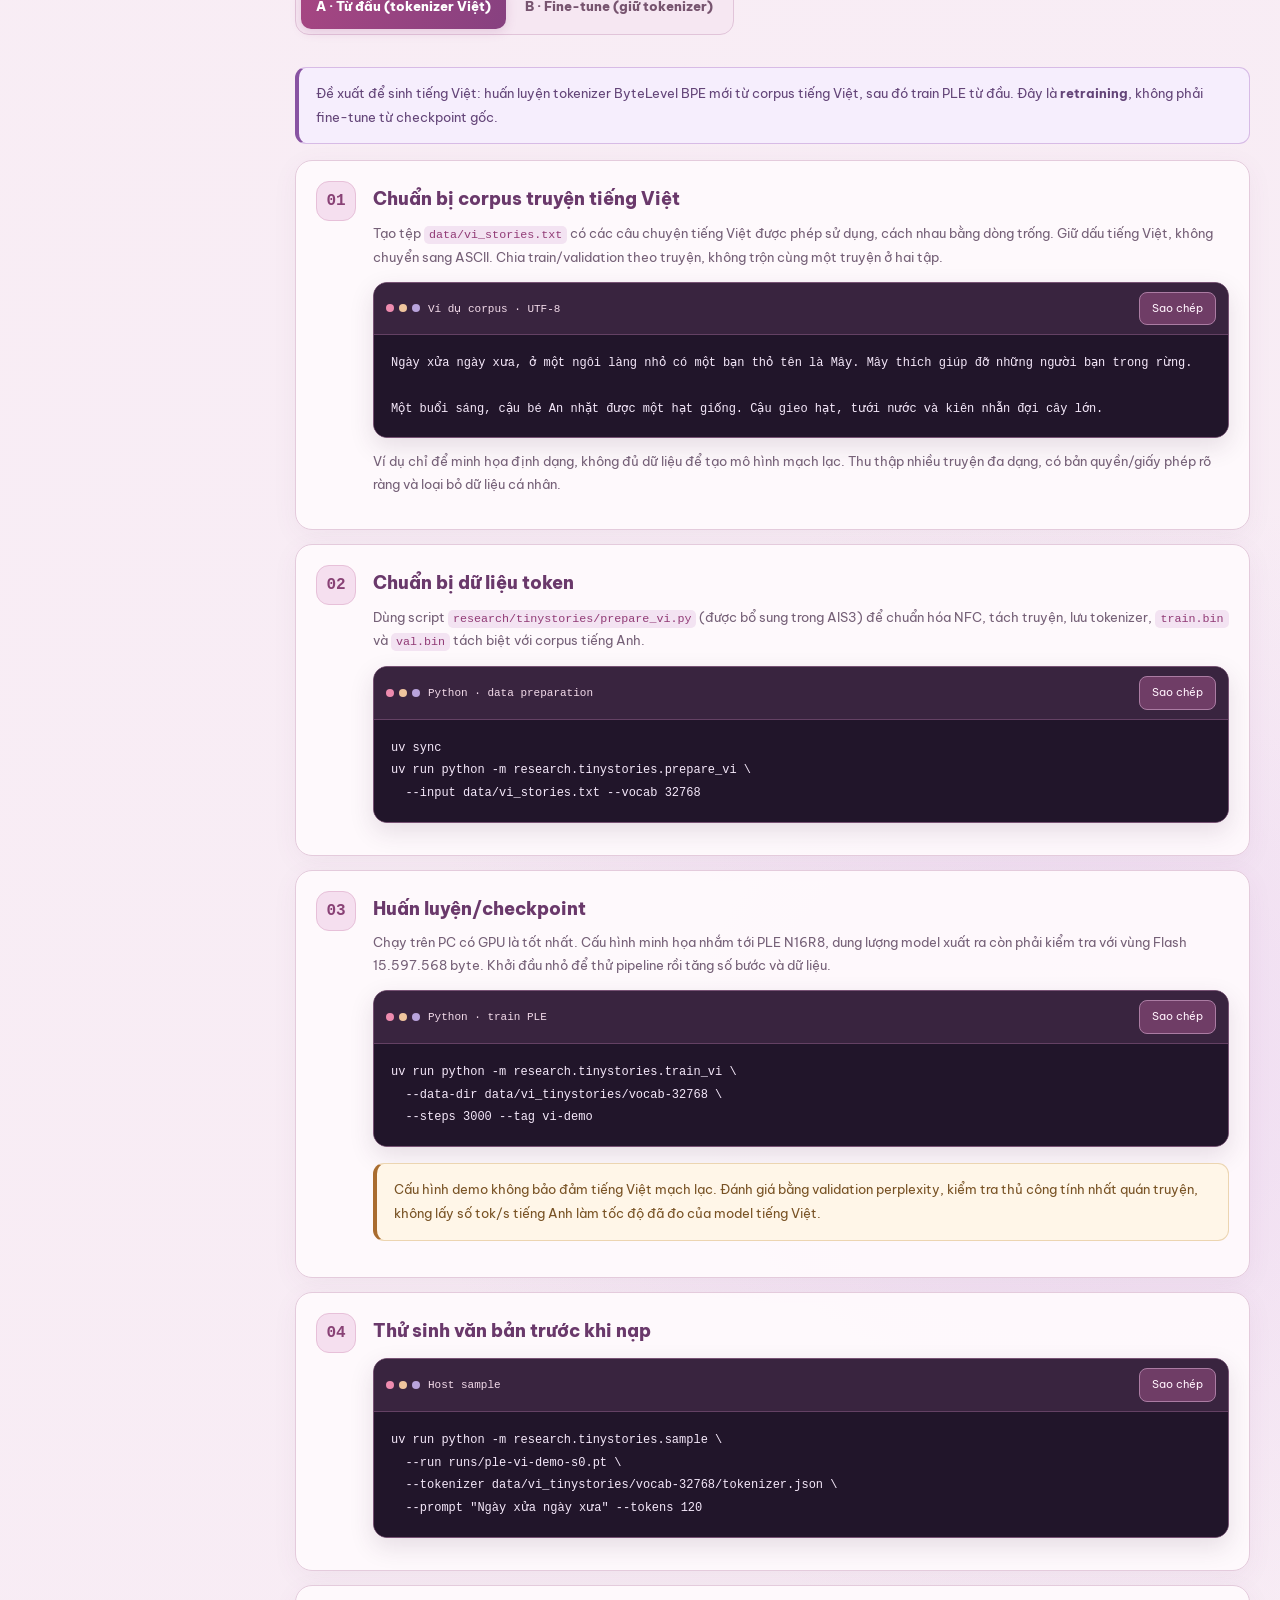
<file: docs/index.html>
<!doctype html>
<html lang="vi"><head>
<meta charset="utf-8"><meta name="viewport" content="width=device-width,initial-scale=1">
<meta name="description" content="AIS3 Lab: hướng dẫn kỹ thuật ESP32-S3, cài đặt TinyStories/Barista/Fly, mô hình Super Mini, huấn luyện TinyStories tiếng Việt và DIY XiaoZhi.">
<title>AIS3 Sen Việt | ESP32-S3 AI · Hướng dẫn cài đặt, huấn luyện & DIY</title>
<meta name="theme-color" content="#f4e6f4">
<meta property="og:title" content="AIS3 Sen Việt – AI trên chip nhỏ">
<meta property="og:description" content="Trang hướng dẫn ESP32-S3 AI bằng tiếng Việt với thiết kế tím sen hồng, cài đặt, TinyStories Việt, Super Mini và XiaoZhi DIY.">
<link rel="preconnect" href="https://fonts.googleapis.com">
<link rel="preconnect" href="https://fonts.gstatic.com" crossorigin>
<link href="https://fonts.googleapis.com/css2?family=Be+Vietnam+Pro:wght@400;500;600;700;800&display=swap" rel="stylesheet">
<style>
:root{--bg:#080e19;--surface:#111d2e;--panel:#152236;--edge:#30445b;--ink:#f0f6ff;--mute:#a7bfd3;--green:#8af5d0;--sky:#8ddcff;--amber:#ffd28b;--red:#ffa8a6}*{box-sizing:border-box}html{scroll-behavior:smooth;scroll-padding-top:80px}body{margin:0;font:15px/1.66 system-ui,-apple-system,"Segoe UI",sans-serif;color:var(--ink);background:radial-gradient(ellipse 72vw 44vw at 95% 0,#18364a,transparent 70%),var(--bg)}a{color:var(--sky);text-decoration:none}a:hover{text-decoration:underline}button,select{font:inherit}button{cursor:pointer}button:focus-visible,a:focus-visible,select:focus-visible{outline:2px solid var(--green);outline-offset:3px}.wrap{max-width:1320px;padding:0 26px;margin:auto}.head{position:sticky;top:0;z-index:10;background:#080e19ef;backdrop-filter:blur(12px);border-bottom:1px solid #283e54}.head .wrap{display:flex;align-items:center;gap:16px;min-height:67px}.brand{display:flex;align-items:center;color:#fff!important;font-weight:850;font-size:19px;letter-spacing:.03em}.logo{display:grid;place-items:center;width:36px;height:36px;margin-right:10px;border:1px solid var(--green);border-radius:9px;background:#163d45;color:var(--green);font:800 13px monospace}.head nav{display:flex;gap:22px;margin-left:auto}.head nav a{color:#bed2e6;font-size:13px}.btn{border:1px solid #426079;background:#192d43;border-radius:10px;padding:9px 15px;color:#e8f6ff!important;display:inline-flex;align-items:center;gap:8px;font-weight:700;font-size:13px;text-decoration:none!important}.btn.primary{border-color:#a6f6d6;background:#a6f6d6;color:#09211c!important}.btn:hover{filter:brightness(1.12)}.hero{padding:62px 0 40px;display:grid;grid-template-columns:1.2fr .8fr;gap:38px;align-items:center}.eyebrow{font:bold 12px monospace;letter-spacing:.15em;color:var(--green);text-transform:uppercase}.hero h1{font-size:clamp(41px,5.6vw,71px);line-height:1.08;letter-spacing:-.055em;max-width:780px;margin:14px 0 17px}.hero h1 em{font-style:normal;color:var(--green)}.lead{color:#c1d3e6;font-size:17px;max-width:660px}.actions{display:flex;flex-wrap:wrap;gap:10px;margin:25px 0}.board{border:1px solid #476276;background:radial-gradient(circle at 50% 20%,#24576a,#122233 62%);border-radius:24px;min-height:290px;position:relative;display:grid;place-items:center;overflow:hidden}.board:before{content:"";position:absolute;inset:0;background-image:linear-gradient(#b8ffee10 1px,transparent 1px),linear-gradient(90deg,#b8ffee10 1px,transparent 1px);background-size:27px 27px}.board .pcb{position:relative;background:#1a3441;padding:24px 17px 17px;border:2px solid #8baeb0;border-radius:12px;box-shadow:14px 14px 0 #091722,0 20px 50px #0007;transform:rotate(-5deg);width:225px;text-align:center}.pcb:before,.pcb:after{content:"";position:absolute;left:8px;right:8px;height:7px;background:repeating-linear-gradient(90deg,#d3bd7c 0 9px,transparent 9px 18px)}.pcb:before{top:-9px}.pcb:after{bottom:-9px}.chip{border:2px solid #9aadb9;border-radius:6px;background:linear-gradient(130deg,#78909a,#3c5260);font:800 20px/1.3 monospace;padding:25px 5px}.pcb small{display:block;font:11px monospace;color:#b7fae1;margin-top:17px}.board .corner{position:absolute;font:10px monospace;color:#9affdb;z-index:1}.board .tl{left:18px;top:17px}.board .br{right:18px;bottom:15px}.stats{display:grid;grid-template-columns:repeat(4,1fr);gap:12px;margin:14px 0 62px}.stat{background:#101c2b;border:1px solid #2e4255;border-radius:14px;padding:19px 20px}.stat strong{font-size:25px;letter-spacing:-.035em;color:var(--green);display:block;line-height:1.25}.stat span{font-size:12px;color:var(--mute)}.layout{display:grid;grid-template-columns:220px minmax(0,1fr);gap:36px}.sidebar{position:sticky;top:92px;align-self:start}.sidebar b{font:12px monospace;color:#88a5ba;letter-spacing:.1em;text-transform:uppercase;display:block;margin-bottom:11px}.sidebar a{display:block;padding:9px 12px;border-left:2px solid #37516b;color:#b4c8d7;font-size:13px}.sidebar a:hover,.sidebar a.active{border-left-color:var(--green);background:#1a2b3c;color:#e4fff3;text-decoration:none}.sidebar .aside{border:1px solid #34566a;padding:15px;border-radius:12px;margin-top:22px;color:#b8cfdf;font-size:12px}.block{padding:0 0 50px;margin-bottom:52px;border-bottom:1px solid #283a4e;scroll-margin-top:89px}.kicker{font:800 11px monospace;letter-spacing:.12em;color:var(--green);text-transform:uppercase}.block h2{font-size:clamp(27px,3.1vw,37px);line-height:1.16;letter-spacing:-.035em;margin:9px 0 13px}.block>p{color:var(--mute)}h3{font-size:18px;margin:13px 0 7px}h4{margin:18px 0 8px}p{margin:.5em 0 1em}.muted{color:var(--mute)}.small{font-size:12px}.cards{display:grid;grid-template-columns:repeat(3,1fr);gap:12px}.card,.panel{border:1px solid #334b60;background:linear-gradient(140deg,#142237,#101b2b);border-radius:15px;padding:22px}.card .emoji{font-size:25px}.card h3{font-size:16px;margin:7px 0}.card p{font-size:13px;color:#b2c5d6}.mini{display:inline-block;padding:3px 9px;border:1px solid #437369;color:#9bffe0;border-radius:40px;font:11px monospace;margin-bottom:8px}.notice{border-left:3px solid var(--amber);background:#3f342042;color:#f5e0c3;padding:12px 16px;border-radius:0 10px 10px 0;margin:16px 0;font-size:13px}.notice.good{border-color:var(--green);background:#1a4d3c48;color:#c9ffeb}.notice.blue{border-color:var(--sky);background:#16415a55;color:#d1eefa}.notice.red{border-color:var(--red);background:#502e3348;color:#f4cecd}.table-scroll{overflow-x:auto}table{border-collapse:collapse;width:100%;font-size:13px;min-width:600px}th,td{text-align:left;padding:12px;border-bottom:1px solid #34495c;vertical-align:top}th{color:#a5f0d2;font-weight:750}td{color:#d4e2f0}td:first-child{font-weight:700}.tabs{display:inline-flex;flex-wrap:wrap;gap:5px;background:#0b1726;border:1px solid #36536b;padding:5px;border-radius:12px;margin:9px 0 16px}.tab{border:0;background:transparent;padding:9px 14px;border-radius:9px;color:#b9cfe0;font-weight:750;font-size:13px}.tab[aria-selected=true]{color:#09261d;background:#9cf1d1}.twocol{display:grid;grid-template-columns:1.2fr .8fr;gap:16px}.terminal{background:#07111e;border:1px solid #3b5469;border-radius:13px;overflow:hidden;margin:12px 0 19px}.terminal .bar{background:#182a3d;border-bottom:1px solid #344b61;display:flex;align-items:center;padding:8px 12px;gap:8px}.dots{display:inline-flex;gap:5px}.dots i{display:block;width:8px;height:8px;border-radius:50%;background:#fb8177}.dots i:nth-child(2){background:#ffcd7a}.dots i:nth-child(3){background:#87e4ad}.bar span{font:11px monospace;color:#b4cee0}.bar button{margin-left:auto;padding:4px 10px;border:1px solid #4b687d;border-radius:6px;color:#d7f3ff;background:#244058;font-size:11px}.terminal pre{margin:0;padding:17px;overflow-x:auto;white-space:pre-wrap;overflow-wrap:anywhere;color:#d5ffe9;font:12.4px/1.65 ui-monospace,Consolas,monospace;max-height:520px;overflow-y:auto}.steps{display:grid;gap:14px}.step{display:grid;grid-template-columns:41px 1fr;gap:13px;background:#111e2e;border:1px solid #30465a;border-radius:14px;padding:18px}.step .num{height:37px;width:37px;display:grid;place-items:center;border:1px solid #518e86;border-radius:9px;color:#b5ffe7;font:bold 16px monospace}.step h3{margin:2px 0 6px}.step p{font-size:13px;color:var(--mute)}.step .terminal{margin:12px 0}.checkgrid{display:grid;grid-template-columns:1fr 1fr;gap:10px}.checkgrid label{padding:15px;border:1px solid #365166;border-radius:12px;background:#142437;display:flex;align-items:start;gap:10px;cursor:pointer;font-size:13px}.checkgrid input{margin-top:5px;accent-color:#8ef5ce;min-width:17px;min-height:17px}.progress{height:8px;background:#22374c;border-radius:60px;overflow:hidden;margin:13px 0 4px}.progress i{display:block;background:linear-gradient(90deg,#6dded6,#b0f4b9);height:100%;width:0;transition:width .2s}.info-grid{display:grid;grid-template-columns:repeat(2,1fr);gap:14px}.metric{border:1px solid #3a5369;padding:14px;border-radius:11px;background:#142438}.metric strong{display:block;color:var(--green);font-size:22px;line-height:1.25}.metric span{font-size:12px;color:#a4c0d1}details{border:1px solid #344a61;border-radius:11px;margin:9px 0;background:#121f2f}details summary{padding:13px 16px;cursor:pointer;font-weight:750;font-size:14px}details p{padding:0 16px 12px;color:#b9cddd;font-size:13px}.footer{padding:30px 0 60px;color:#93a9ba;font-size:12px;display:flex;justify-content:space-between;gap:12px;flex-wrap:wrap}@media(max-width:1030px){.head nav{gap:12px}.wrap{padding:0 17px}.layout{grid-template-columns:170px minmax(0,1fr);gap:18px}}@media(max-width:800px){.sidebar,.head nav{display:none}.hero{grid-template-columns:1fr;gap:12px;padding:35px 0}.board{min-height:220px}.layout{display:block}.stats,.cards{grid-template-columns:repeat(2,1fr)}.twocol{grid-template-columns:1fr}}@media(max-width:540px){.hero h1{font-size:41px}.stats,.cards,.checkgrid,.info-grid{grid-template-columns:1fr}.stat{padding:14px}.panel,.card{padding:17px}.step{padding:12px;grid-template-columns:34px 1fr;gap:9px}.step .num{width:31px;height:31px}.terminal pre{font-size:11px;padding:11px}.tab{padding:8px 10px}.board{min-height:190px}.pcb{transform:rotate(-4deg) scale(.8)}}@media(prefers-reduced-motion:reduce){html{scroll-behavior:auto}.progress i{transition:none}}
</style>
<link rel="stylesheet" href="./lotus-theme.css">
<link rel="stylesheet" href="./vi-lab.css">
<link rel="stylesheet" href="./roadmap.css">
</head>
<body>
<a class="skip-link" href="#main-content">Đi tới nội dung hướng dẫn</a>
<header class="head"><div class="wrap"><a class="brand" href="#top"><span class="logo"><svg xmlns="http://www.w3.org/2000/svg" width="27" height="27" viewBox="0 0 64 64" aria-hidden="true"><path d="M32 48C18 35 18 23 32 8c14 15 14 27 0 40Z" fill="#b14c89"/><path d="M30 47C13 45 7 35 9 18c16 7 22 17 21 29Z" fill="#d47fa8"/><path d="M34 47c17-2 23-12 21-29-16 7-22 17-21 29Z" fill="#d47fa8"/><path d="M28 52C13 56 4 49 3 36c12-1 22 5 25 16ZM36 52c15 4 24-3 25-16-12-1-22 5-25 16Z" fill="#e9abc9"/><path d="M19 56h26" fill="none" stroke="#9b5689" stroke-linecap="round" stroke-width="3"/></svg></span> AIS3 <span class="muted small">&nbsp;/ SEN VIỆT LAB</span></a><nav aria-label="Điều hướng"><a href="#roadmap">Lộ trình</a><a href="#hardware">Phần cứng</a><a href="#install">Cài AIS3</a><a href="#supermini">Super Mini</a><a href="#vietnamese">Tiếng Việt</a><a href="#text-audit">Audit</a><a href="#voice-kws">Giọng nói KWS</a><a href="#xiaozhi">DIY XiaoZhi</a><a href="#troubleshoot">Xử lý lỗi</a></nav><a class="btn" href="https://github.com/xulytiengviet/AIS3" target="_blank" rel="noopener">Mã nguồn ↗</a></div></header>
<main class="wrap" id="main-content">
<section class="hero" id="top"><div><div class="viet-intro"><span class="flag" aria-hidden="true">🇻🇳</span> Hướng dẫn tiếng Việt <span class="separator">•</span> Thiết kế cảm hứng hoa sen</div><div class="eyebrow" style="margin-top:19px">ESP32-S3 · Local AI · Nghiên cứu & DIY</div><h1>AI trên chip nhỏ.<br><em>Tự lắp. Tự chạy. Tự huấn luyện.</em></h1><p class="lead">Hướng dẫn tiếng Việt từ A–Z cho AIS3: chạy mô hình ngôn ngữ ngay trên ESP32-S3, tìm hiểu Super Mini 4 MB không PSRAM, đào tạo mô hình truyện kể tiếng Việt và làm trợ lý giọng nói XiaoZhi.</p><div class="actions"><a class="btn primary" href="#install">Bắt đầu cài đặt ↓</a><a class="btn" href="#vietnamese">Huấn luyện tiếng Việt</a><a class="btn" href="#xiaozhi">DIY XiaoZhi</a></div><div class="small muted">Hướng dẫn tham chiếu ba repository mã nguồn mở. Đây là trang tài liệu, không phải thiết bị giả lập có thể nạp chip từ xa.</div><div class="hero-meta"><a href="#roadmap">🗓️ Lộ trình & KPI</a><a href="#hardware">◈ Chọn đúng bo</a><a href="#models">✦ Khám phá 3 demo</a><a href="#text-audit">🇻🇳 Chuẩn hóa tiếng Việt</a><a href="#voice-kws">🎙️ Nhận diện từ khóa</a></div></div><div class="board" aria-label="Minh họa ESP32-S3 với hoa sen cách điệu, màu tím sen hồng"><svg class="lotus-symbol" xmlns="http://www.w3.org/2000/svg" viewBox="0 0 240 240" aria-hidden="true"><g stroke="#a55395" stroke-width="2" stroke-linejoin="round"><path d="M120 166C93 120 91 75 120 28c29 47 27 92 0 138Z" fill="#e5a7cf"/><path d="M115 174C65 151 58 109 65 70c39 18 59 53 50 104ZM125 174c50-23 57-65 50-104-39 18-59 53-50 104Z" fill="#f1c3db"/><path d="M108 183C57 188 31 153 29 114c48 5 77 26 79 69ZM132 183c51 5 77-30 79-69-48 5-77 26-79 69Z" fill="#eeb0d2"/><path d="M120 187c-48 0-82-14-103-42 8 51 48 77 103 77s95-26 103-77c-21 28-55 42-103 42Z" fill="#daa0c9"/></g></svg><svg class="lotus-symbol small" xmlns="http://www.w3.org/2000/svg" viewBox="0 0 240 240" aria-hidden="true"><g stroke="#a55395" stroke-width="2" stroke-linejoin="round"><path d="M120 166C93 120 91 75 120 28c29 47 27 92 0 138Z" fill="#e5a7cf"/><path d="M115 174C65 151 58 109 65 70c39 18 59 53 50 104ZM125 174c50-23 57-65 50-104-39 18-59 53-50 104Z" fill="#f1c3db"/><path d="M108 183C57 188 31 153 29 114c48 5 77 26 79 69ZM132 183c51 5 77-30 79-69-48 5-77 26-79 69Z" fill="#eeb0d2"/><path d="M120 187c-48 0-82-14-103-42 8 51 48 77 103 77s95-26 103-77c-21 28-55 42-103 42Z" fill="#daa0c9"/></g></svg><span class="corner tl">✦ VIETNAMESE · EDGE AI</span><div class="board-stamp">🇻🇳 VIỆT NAM <span>NGHIÊN CỨU · DIY</span></div><div class="pcb"><div class="chip">ESP32-S3<br><small style="color:#eef9ff;font-size:12px">Xtensa LX7 × 2</small></div><small>FLASH ◦ PSRAM ◦ SRAM</small></div><span class="corner br">🪷 SEN VIỆT / SERIAL / Wi-Fi</span></div></section>
<div class="mobile-jump"><label for="jump-section">🪷 CHUYỂN MỤC</label><select id="jump-section" aria-label="Chọn nội dung hướng dẫn"><option value="#overview">01 · Tổng quan</option><option value="#roadmap">◈ Lộ trình & KPI</option><option value="#hardware">02 · Phần cứng</option><option value="#models">03 · Mô hình AIS3</option><option value="#install">04 · Cài đặt</option><option value="#wiring">05 · Đấu nối OLED</option><option value="#usage">06 · Cách sử dụng</option><option value="#supermini">07 · Super Mini</option><option value="#vietnamese">08 · Huấn luyện tiếng Việt</option><option value="#text-audit">09 · Audit văn bản</option><option value="#voice-kws">10 · Giọng nói KWS</option><option value="#xiaozhi">11 · DIY XiaoZhi</option><option value="#troubleshoot">12 · Xử lý lỗi</option><option value="#references">13 · Nguồn tham chiếu</option></select></div>
<div class="stats"><div class="stat"><strong>28,9M</strong><span>Tham số lưu trữ · AIS3 TinyStories</span></div><div class="stat"><strong>9,88 tok/s</strong><span>AIS3 · kết quả gốc đã công bố</span></div><div class="stat"><strong>119K</strong><span>Tham số · Super Mini micro-LLM</span></div><div class="stat"><strong>3 hướng</strong><span>Offline LLM · Micro-LLM · Voice AI</span></div></div>
<div class="layout"><aside class="sidebar"><b>Nội dung</b><a href="#overview">01 Tổng quan</a><a href="#roadmap">◈ Lộ trình & KPI</a><a href="#hardware">02 Thông số & chọn bo</a><a href="#models">03 Chọn demo AIS3</a><a href="#install">04 Cài đặt AIS3</a><a href="#wiring">05 Đấu nối OLED</a><a href="#usage">06 Cách sử dụng</a><a href="#supermini">07 Super Mini AI</a><a href="#vietnamese">08 TinyStories tiếng Việt</a><a href="#text-audit">09 Audit tiếng Việt</a><a href="#voice-kws">10 Giọng nói KWS</a><a href="#xiaozhi">11 DIY XiaoZhi</a><a href="#troubleshoot">12 Xử lý lỗi</a><a href="#references">13 Nguồn tham chiếu</a><div class="aside">⚠️ Các bản firmware <b>AIS3 N16R8</b>, <b>Super Mini 4MB</b> và <b>XiaoZhi</b> không thay thế được cho nhau. Chọn đúng bo, phân vùng Flash và sơ đồ chân.</div></aside>
<div>
<section class="block" id="overview"><div class="kicker">01 / Tổng quan hệ thống</div><h2>Ba hướng thực nghiệm, ba kiến trúc khác nhau</h2><div class="cards"><article class="card"><div class="emoji">🧠</div><h3>AIS3 · Offline LLM</h3><p>TinyStories, Barista, Fly chạy trên bo N16R8, không gửi câu hỏi lên máy chủ khi suy luận.</p><span class="mini">16MB Flash + 8MB PSRAM</span></article><article class="card"><div class="emoji">📶</div><h3>Super Mini · Web AI</h3><p>Micro-Transformer nhỏ hơn, SoftAP và HTTP web chat ngay trên chip, không cần PSRAM.</p><span class="mini">4MB Flash / 0MB PSRAM</span></article><article class="card"><div class="emoji">🎙️</div><h3>XiaoZhi · Voice AI</h3><p>Micro/loa, Wi‑Fi, nhận dạng tiếng nói và phản hồi âm thanh. Dịch vụ ASR/LLM/TTS thường chạy qua mạng.</p><span class="mini">Cần bo và profile âm thanh tương thích</span></article></div><div class="notice blue">AIS3 không tự trở thành XiaoZhi khi nạp cùng firmware. Kết hợp hai hệ cần thiết kế riêng bộ nhớ, phân vùng, codec, mạng và tác vụ thời gian thực.</div></section>

<section class="block" id="roadmap">
  <div class="kicker">Dự án / Implementation roadmap &amp; quality gates</div>
  <div class="roadmap-heading">
    <div><h2>🪷 Lộ trình triển khai AIS3: từ phần cứng đến nghiệm thu</h2>
      <p>Thời gian chuẩn bị, xây dựng/huấn luyện, kết quả bàn giao và cách đo KPI theo từng nhánh <strong>AIS3, Super Mini, TinyStories Việt, KWS và XiaoZhi</strong>. Mỗi kết quả phải qua cổng kiểm soát chất lượng trước khi công bố.</p>
    </div>
    <div class="roadmap-docs"><a href="./ROADMAP_VI.md" target="_blank" rel="noopener">📖 Tài liệu chi tiết</a><a href="./roadmap-kpi-template.csv" download>⬇ Mẫu bảng KPI CSV</a></div>
  </div>
  <div class="roadmap-hero">
    <h3>Quản trị bằng bằng chứng, không bằng dự đoán</h3>
    <p>Các khoảng dưới đây là <strong>ước tính lập kế hoạch</strong>, không phải thời gian được đảm bảo. Chưa có số đo mới trên bo thì KPI ở trạng thái <strong>chưa xác nhận</strong>. Đặc biệt, mô hình nhận diện KWS tiếng Việt trên bo AIS3 vẫn cần phát triển firmware và đo thực địa.</p>
    <div class="roadmap-overview">
      <div class="roadmap-count"><strong>09</strong><span>Giai đoạn từ chuẩn bị tới nghiệm thu</span></div>
      <div class="roadmap-count"><strong>05</strong><span>Tuyến kỹ thuật độc lập, có thể song song</span></div>
      <div class="roadmap-count"><strong>G0–G4</strong><span>Cổng chất lượng phải có minh chứng</span></div>
      <div class="roadmap-count"><strong>100%</strong><span>KPI bắt buộc phải có nhật ký và người kiểm</span></div>
    </div>
  </div>
  <h3>Thời gian ước tính theo từng tuyến</h3>
  <div class="roadmap-estimates" aria-label="Khoảng thời gian triển khai theo nhánh">
    <div class="roadmap-estimate"><span class="roadmap-estimate-icon">🧠</span><strong>AIS3 nguyên bản</strong><span class="roadmap-estimate-time">1–2 ngày</span><small>N16R8 · tải model, nạp và chạy baseline; không train lại</small></div>
    <div class="roadmap-estimate"><span class="roadmap-estimate-icon">📡</span><strong>Super Mini</strong><span class="roadmap-estimate-time">0,5–1,5 ngày</span><small>4MB · build, SoftAP và kiểm tra web nội bộ</small></div>
    <div class="roadmap-estimate"><span class="roadmap-estimate-icon">🇻🇳</span><strong>TinyStories Việt</strong><span class="roadmap-estimate-time">2–5 tuần</span><small>Gồm corpus, huấn luyện thử 8–72 giờ máy và đo chất lượng</small></div>
    <div class="roadmap-estimate"><span class="roadmap-estimate-icon">🎙️</span><strong>KWS giọng Việt</strong><span class="roadmap-estimate-time">3–8 tuần</span><small>Thu âm, train host, port DSP/TFLM và đo trên thiết bị</small></div>
    <div class="roadmap-estimate"><span class="roadmap-estimate-icon">🔊</span><strong>XiaoZhi DIY</strong><span class="roadmap-estimate-time">1–3 ngày</span><small>Khi bo, codec và backend đã tương thích; không train LLM</small></div>
  </div>
  <p class="roadmap-quality-caption">Đơn vị: ngày làm việc và giờ máy mang tính tham khảo; lịch thực tế phụ thuộc dữ liệu có bản quyền, thiết bị, GPU, kết quả thử nghiệm và khối lượng sửa lỗi. Không cộng cứng các nhánh độc lập.</p>
  <div class="roadmap-toolbar">
    <div><div class="roadmap-toolbar-label">Lọc hạng mục theo tuyến triển khai</div><p class="roadmap-quality-caption">Đang hiển thị <strong id="roadmap-visible-count">9</strong> / 9 giai đoạn. Các bước audit, xử lý lỗi và nghiệm thu dùng chung.</p></div>
    <div class="roadmap-filters" role="group" aria-label="Lọc các bước lộ trình">
      <button type="button" data-route-filter="all" aria-pressed="true">Tất cả</button>
      <button type="button" data-route-filter="ais3" aria-pressed="false">AIS3</button>
      <button type="button" data-route-filter="supermini" aria-pressed="false">Super Mini</button>
      <button type="button" data-route-filter="vi" aria-pressed="false">TinyStories Việt</button>
      <button type="button" data-route-filter="kws" aria-pressed="false">Giọng nói KWS</button>
      <button type="button" data-route-filter="xiaozhi" aria-pressed="false">XiaoZhi</button>
    </div>
  </div>
  <div id="roadmap-filter-note" class="roadmap-filter-note" role="status">Tất cả 9 giai đoạn, gồm các tuyến triển khai độc lập.</div>
  <div class="notice blue"><strong>Thời gian tuyến đã chọn:</strong> <span id="roadmap-selected-time">Kế hoạch nhiều tuyến — làm song song</span>. Thời lượng chưa bao gồm chờ linh kiện, quyền sử dụng corpus, hoặc các vòng huấn luyện bổ sung ngoài phạm vi thử nghiệm.</div>

  <div class="roadmap-phase-list" aria-label="Giai đoạn thực hiện và tiêu chuẩn chấp nhận">
    <article class="roadmap-phase" data-tracks="common" id="roadmap-r1">
      <div class="roadmap-phase-code">R1</div><div class="roadmap-phase-main">
        <div class="roadmap-phase-header"><h3>🔌 Phần cứng — lựa chọn bo và đấu nối an toàn</h3><a class="roadmap-phase-link" href="#hardware">Mở thông số phần cứng ↗</a></div>
        <div class="roadmap-phase-grid"><div><label>Chuẩn bị</label><strong>0,5–1 ngày</strong></div><div><label>Build / Train</label><strong>Không huấn luyện</strong></div><div><label>Kiểm tra</label><strong>1–2 giờ kiểm nguồn, USB, chân I/O</strong></div></div>
        <p><strong>Đầu ra:</strong> BOM, ảnh bo, xác nhận Flash/PSRAM, sơ đồ GPIO và sơ đồ nguồn cho riêng N16R8, Super Mini và XiaoZhi.</p>
        <p class="roadmap-phase-accept"><b>KPI chấp nhận:</b> 100% bo được kiểm chứng thông số thực; nguồn đúng điện áp, dây USB dữ liệu tốt, không sử dụng nhầm sơ đồ chân hoặc model vượt khả năng Flash.</p>
        <p class="roadmap-phase-gate">Cổng G0 · ảnh bo, boot log, bảng pinout và người xác nhận</p>
      </div>
    </article>
    <article class="roadmap-phase" data-tracks="ais3 vi" id="roadmap-r2">
      <div class="roadmap-phase-code">R2</div><div class="roadmap-phase-main">
        <div class="roadmap-phase-header"><h3>🧠 Cài AIS3 — thiết lập baseline N16R8</h3><a class="roadmap-phase-link" href="#install">Hướng dẫn nạp AIS3 ↗</a></div>
        <div class="roadmap-phase-grid"><div><label>Chuẩn bị</label><strong>2–5 giờ · CLI, thư viện, cổng USB</strong></div><div><label>Build / Flash</label><strong>1–3 giờ · không train lại</strong></div><div><label>Kiểm tra</label><strong>0,5–1 ngày · Serial, OLED, throughput</strong></div></div>
        <p><strong>Đầu ra:</strong> log biên dịch/nạp, checksum, cấu hình model/partition, thông số SRAM–PSRAM, số tok/s thực và video/ảnh quan sát.</p>
        <p class="roadmap-phase-accept"><b>KPI chấp nhận:</b> 10/10 lần khởi động không crash, đúng fingerprint và golden test; model vừa partition; so sánh số đo thực với benchmark nguồn mà không coi benchmark nguồn là kết quả mới.</p>
        <p class="roadmap-phase-gate">Cổng G1 → G3 · commit, hash artifacts, cổng USB, serial log kiểm chứng</p>
      </div>
    </article>
    <article class="roadmap-phase" data-tracks="supermini" id="roadmap-r3">
      <div class="roadmap-phase-code">R3</div><div class="roadmap-phase-main">
        <div class="roadmap-phase-header"><h3>📡 Super Mini — micro-model và web AI cục bộ</h3><a class="roadmap-phase-link" href="#supermini">Mở hướng dẫn Super Mini ↗</a></div>
        <div class="roadmap-phase-grid"><div><label>Chuẩn bị</label><strong>2–4 giờ · bo 4MB, công cụ IDF/Arduino</strong></div><div><label>Build / Flash</label><strong>1–3 giờ · không train lại</strong></div><div><label>Kiểm tra</label><strong>2–4 giờ · SoftAP, HTTP, khởi động</strong></div></div>
        <p><strong>Đầu ra:</strong> firmware Super Mini riêng, SoftAP và trang web chạy trong mạng nội bộ của bo.</p>
        <p class="roadmap-phase-accept"><b>KPI chấp nhận:</b> 10/10 boot; ít nhất hai thiết bị thử truy cập trang cục bộ; không nạp model AIS3 ~14,9MB lên chip Flash 4MB/không PSRAM.</p>
        <p class="roadmap-phase-gate">Cổng G0 → G3 · ảnh cấu hình Flash, build log và kiểm thử mạng LAN</p>
      </div>
    </article>
    <article class="roadmap-phase" data-tracks="vi" id="roadmap-r4">
      <div class="roadmap-phase-code">R4</div><div class="roadmap-phase-main">
        <div class="roadmap-phase-header"><h3>🇻🇳 Tiếng Việt — corpus, tokenizer và huấn luyện PLE</h3><a class="roadmap-phase-link" href="#vietnamese">Huấn luyện TinyStories Việt ↗</a></div>
        <div class="roadmap-phase-grid"><div><label>Chuẩn bị dữ liệu</label><strong>3–10 ngày · tokenizer 0,5–3 giờ</strong></div><div><label>Huấn luyện thử</label><strong>8–72 giờ máy PC/GPU (ước lượng)</strong></div><div><label>Đánh giá / Export</label><strong>2–5 ngày · PPL, INT4, bản trên chip</strong></div></div>
        <p><strong>Đầu ra:</strong> corpus có quyền sử dụng, bộ train/validation, tokenizer và SHA, checkpoint PyTorch, INT4 và biên bản sinh truyện.</p>
        <p class="roadmap-phase-accept"><b>KPI chấp nhận:</b> round-trip UTF-8 = 100%, unknown = 0 theo ByteLevel; PPL cải thiện trên cùng tập đối chứng; ≥30 prompt chấm mù Grammar/Consistency và model vừa đúng phân vùng Flash.</p>
        <p class="roadmap-phase-gate">Cổng G1 → G3 · không tuyên bố chất lượng mạch lạc trước khi có dữ liệu, checkpoint và điểm đánh giá thực</p>
      </div>
    </article>
    <article class="roadmap-phase" data-tracks="common" id="roadmap-r5">
      <div class="roadmap-phase-code">R5</div><div class="roadmap-phase-main">
        <div class="roadmap-phase-header"><h3>🔎 Audit — kiểm toán dữ liệu, mô hình và nguồn gốc</h3><a class="roadmap-phase-link" href="#text-audit">Phòng lab Audit tiếng Việt ↗</a></div>
        <div class="roadmap-phase-grid"><div><label>Chuẩn bị</label><strong>0,5–2 ngày ban đầu</strong></div><div><label>Huấn luyện</label><strong>Không · chạy mỗi lần thay model</strong></div><div><label>Kiểm tra</label><strong>CI, token, checksum, golden, test độc lập</strong></div></div>
        <p><strong>Đầu ra:</strong> báo cáo chất lượng JSON/CSV, các bản hash, CI, biên bản lỗi và tập kết quả có thể tái lập.</p>
        <p class="roadmap-phase-accept"><b>KPI chấp nhận:</b> không có blocker chưa giải quyết; train/val/test không rò rỉ; tính nguyên vẹn Unicode hoặc MFCC host–device được đối chiếu với dung sai công bố trước thử.</p>
        <p class="roadmap-phase-gate">Cổng G1/G2/G3 · tài liệu bằng chứng, người review, ngày và phiên bản toolchain</p>
      </div>
    </article>
    <article class="roadmap-phase" data-tracks="kws" id="roadmap-r6">
      <div class="roadmap-phase-code">R6</div><div class="roadmap-phase-main">
        <div class="roadmap-phase-header"><h3>🎙️ Giọng nói KWS — MFCC, CNN INT8 và ESP32-S3</h3><a class="roadmap-phase-link" href="#voice-kws">Mở phòng lab KWS ↗</a></div>
        <div class="roadmap-phase-grid"><div><label>Thu âm / Gán nhãn</label><strong>4–14 ngày · nhiều người nói</strong></div><div><label>Train / Port</label><strong>CNN 0,5–6 giờ; DSP/TFLM 5–15 ngày công</strong></div><div><label>Đánh giá thực địa</label><strong>3–7 ngày · ồn, độ trễ, nhầm lệnh</strong></div></div>
        <p><strong>Đầu ra:</strong> dữ liệu WAV theo speaker, model INT8, manifest MFCC, firmware nguyên mẫu (cần phát triển) và ma trận nhầm lẫn.</p>
        <p class="roadmap-phase-accept"><b>KPI đề xuất (chưa đạt):</b> Macro-F1 ≥0,90; recall lệnh quan trọng ≥0,90; false accepts ≤1/giờ theo kịch bản; P95 từ cuối câu lệnh đến tác động ≤500ms. Đo trực tiếp thiết bị và định nghĩa mốc thời gian rõ ràng.</p>
        <p class="roadmap-phase-gate">Cổng G2 → G3 · 94% / 368ms thuộc bài báo tham khảo, không được ghi là benchmark AIS3</p>
      </div>
    </article>
    <article class="roadmap-phase" data-tracks="xiaozhi" id="roadmap-r7">
      <div class="roadmap-phase-code">R7</div><div class="roadmap-phase-main">
        <div class="roadmap-phase-header"><h3>🔊 DIY XiaoZhi — micro, loa, Wi-Fi và trò chuyện</h3><a class="roadmap-phase-link" href="#xiaozhi">Hướng dẫn XiaoZhi ↗</a></div>
        <div class="roadmap-phase-grid"><div><label>Chuẩn bị</label><strong>0,5–1 ngày · bo, mic/loa, dịch vụ</strong></div><div><label>Build / Flash</label><strong>2–6 giờ · không train LLM trên bo</strong></div><div><label>Kiểm tra</label><strong>0,5–1,5 ngày · audio/reconnect</strong></div></div>
        <p><strong>Đầu ra:</strong> sơ đồ DIY đúng bo, ứng dụng thoại với kích hoạt thực và log ASR → LLM → TTS qua backend tương ứng.</p>
        <p class="roadmap-phase-accept"><b>KPI đề xuất:</b> 20/20 câu thoại thử có phản hồi, 3/3 lần phục hồi sau ngắt Wi-Fi, đo thời gian phản hồi, không lộ khóa hoặc mã kích hoạt trong source/log.</p>
        <p class="roadmap-phase-gate">Cổng G0 → G4 · phụ thuộc firmware, board profile và mạng; không phải AI TinyStories offline</p>
      </div>
    </article>
    <article class="roadmap-phase" data-tracks="common" id="roadmap-r8">
      <div class="roadmap-phase-code">R8</div><div class="roadmap-phase-main">
        <div class="roadmap-phase-header"><h3>🛠️ Xử lý lỗi — kiểm thử hồi phục và độ bền</h3><a class="roadmap-phase-link" href="#troubleshoot">Tra cứu và sửa lỗi ↗</a></div>
        <div class="roadmap-phase-grid"><div><label>Lập checklist</label><strong>0,5–1 ngày</strong></div><div><label>Sửa lỗi</label><strong>1–3 ngày hoặc lâu hơn tùy blocker</strong></div><div><label>Stress test</label><strong>24 giờ soak + 3 lần rollback</strong></div></div>
        <p><strong>Đầu ra:</strong> issue register, nhật ký USB/Flash/PSRAM/Unicode/MFCC/codec, bản firmware dự phòng và thủ tục rollback.</p>
        <p class="roadmap-phase-accept"><b>KPI đề xuất:</b> 0 lỗi blocker, 3/3 thao tác rollback thành công, một lượt chạy bền 24 giờ không reset bất thường; bất kỳ crash nào cũng phải điều tra nguyên nhân.</p>
        <p class="roadmap-phase-gate">Cổng G3/G4 · chỉ đánh dấu đạt nếu có log 24h, ảnh phiên bản và minh chứng khôi phục</p>
      </div>
    </article>
    <article class="roadmap-phase" data-tracks="common" id="roadmap-r9">
      <div class="roadmap-phase-code">R9</div><div class="roadmap-phase-main">
        <div class="roadmap-phase-header"><h3>📋 Nghiệm thu — xác nhận kết quả và phát hành</h3><a class="roadmap-phase-link" href="./ROADMAP_VI.md" target="_blank" rel="noopener">Tiêu chuẩn nghiệm thu ↗</a></div>
        <div class="roadmap-phase-grid"><div><label>Chuẩn bị hồ sơ</label><strong>0,5–1 ngày</strong></div><div><label>Huấn luyện</label><strong>Không · khóa build &amp; model</strong></div><div><label>Đánh giá</label><strong>KPI thực đo và người review độc lập</strong></div></div>
        <p><strong>Đầu ra:</strong> release manifest, bảng KPI đo được, hash, licenses, bằng chứng, issue tồn đọng, hướng dẫn cập nhật/rollback.</p>
        <p class="roadmap-phase-accept"><b>KPI chấp nhận:</b> 100% chỉ số bắt buộc có giá trị và đơn vị thực đo, phiên bản, thời gian, tệp minh chứng và người xác nhận; những chỉ số không đạt phải có quyết định xử lý rõ ràng.</p>
        <p class="roadmap-phase-gate">Cổng G4 · chỉ công bố “đạt” sau khi reviewer nghiệm thu hồ sơ, không dựa vào checklist tự tích</p>
      </div>
    </article>
  </div>
  <h3>G0–G4 · Cổng kiểm soát chất lượng bắt buộc</h3>
  <div class="roadmap-qa-grid">
    <div class="roadmap-qa-item"><strong>G0</strong><b>Khả thi</b><p>Phần cứng đúng, model vừa Flash/PSRAM; dữ liệu và linh kiện có nguồn hợp lệ.</p></div>
    <div class="roadmap-qa-item"><strong>G1</strong><b>Tái lập</b><p>Commit, hash corpus/model, seed, phiên bản toolchain, tập train/val/test tách biệt.</p></div>
    <div class="roadmap-qa-item"><strong>G2</strong><b>Chất lượng host</b><p>Test Unicode/PPL cho LLM; F1/recall/confusion matrix cho KWS; kiểm tra nhiễu/OOD.</p></div>
    <div class="roadmap-qa-item"><strong>G3</strong><b>Đo trên bo thật</b><p>Host↔MCU parity, peak heap/arena, Flash, độ trễ P95 và tốc độ thực.</p></div>
    <div class="roadmap-qa-item"><strong>G4</strong><b>Phát hành</b><p>24h soak, log crash, rollback, version/giấy phép và người nghiệm thu.</p></div>
  </div>
  <h3>Lịch triển khai tham khảo theo tuần</h3>
  <div class="roadmap-matrix">
    <table aria-label="Lịch đề xuất theo tuần"><thead><tr><th>Công việc / Tuần</th><th>Tuần 1</th><th>Tuần 2</th><th>Tuần 3</th><th>Tuần 4–5</th><th>Tuần 6+</th></tr></thead>
    <tbody>
      <tr><td>Phần cứng, AIS3, Super Mini</td><td class="active-cell">●</td><td class="idle-cell">—</td><td class="idle-cell">—</td><td class="idle-cell">—</td><td class="idle-cell">—</td></tr>
      <tr><td>Corpus Việt, tokenizer, dữ liệu KWS</td><td class="idle-cell">—</td><td class="active-cell">●</td><td class="active-cell">●</td><td class="idle-cell">—</td><td class="idle-cell">—</td></tr>
      <tr><td>Train PLE &amp; CNN trên PC/GPU</td><td class="idle-cell">—</td><td class="idle-cell">—</td><td class="active-cell">●</td><td class="active-cell">●</td><td class="idle-cell">—</td></tr>
      <tr><td>MFCC/TFLM trên ESP32, audit và test ồn</td><td class="idle-cell">—</td><td class="idle-cell">—</td><td class="idle-cell">—</td><td class="active-cell">●</td><td class="active-cell">●</td></tr>
      <tr><td>XiaoZhi độc lập (khi có bo/backend)</td><td class="active-cell">◇</td><td class="active-cell">◇</td><td class="active-cell">◇</td><td class="active-cell">◇</td><td class="idle-cell">—</td></tr>
      <tr><td>Soak, rollback và nghiệm thu</td><td class="idle-cell">—</td><td class="idle-cell">—</td><td class="idle-cell">—</td><td class="active-cell">◇</td><td class="active-cell">●</td></tr>
    </tbody></table>
  </div>
  <p class="roadmap-quality-caption">● thời điểm dự kiến tập trung; ◇ có thể làm song song/tùy nguồn lực. Tuần 6+ không hàm ý có thời hạn hoàn thành chắc chắn.</p>
  <h3>Ma trận đánh giá KPI và phương pháp đo</h3>
  <div class="roadmap-matrix"><table aria-label="Mục tiêu KPI và cách đo"><thead><tr><th>Nhánh</th><th>KPI mục tiêu đề xuất</th><th>Đo và xác minh bằng</th><th>Trạng thái</th></tr></thead><tbody>
    <tr><td>Phần cứng / AIS3</td><td>10/10 boot, 0 lỗi tràn phân vùng, hash/golden đạt</td><td>Serial log, dump cấu hình bo, SHA-256, báo cáo miễn lỗi</td><td>Chờ đo</td></tr>
    <tr><td>Tiếng Việt</td><td>Round-trip 100%; unknown 0; PPL so baseline; ≥30 prompt mù</td><td>Tokenizer audit JSON, validation loss và hội đồng chấm truyện</td><td>Chờ train/đo</td></tr>
    <tr><td>KWS</td><td>Macro-F1 ≥0,90; recall quan trọng ≥0,90; false accepts ≤1/giờ</td><td>Held-out speaker test, confusion matrix, ≥10h âm thanh âm tính</td><td>Chờ dữ liệu/firmware</td></tr>
    <tr><td>KWS trên bo</td><td>P95 kết thúc câu→tác động ≤500ms; feature parity trong dung sai định trước</td><td>≥100 lệnh trên board, timestamps, golden WAV, đo peak RAM</td><td>Chờ firmware thực nghiệm</td></tr>
    <tr><td>XiaoZhi</td><td>20/20 phiên thoại, 3/3 lần reconnect, không lộ credentials</td><td>Log ASR–LLM–TTS, mất mạng có kiểm soát, kiểm tra cấu hình</td><td>Chờ kiểm thử thiết bị</td></tr>
    <tr><td>Chất lượng / release</td><td>0 blocker, rollback 3/3, 24h soak, bằng chứng 100% KPI bắt buộc</td><td>Issue tracker, log soak, hash release, người review độc lập</td><td>Chưa nghiệm thu</td></tr>
  </tbody></table></div>
  <div class="roadmap-checklist">
    <h3>✅ Checklist chứng cứ trước nghiệm thu</h3>
    <p class="vi-note">Tự đánh dấu các bằng chứng đã chuẩn bị. Đây chỉ là ghi chú <strong>trong phiên trình duyệt</strong>, không phải kết quả CI, chứng nhận hay KPI thực tế.</p>
    <div class="roadmap-check-grid">
      <label><input type="checkbox" data-roadmap-evidence> <span>G0: Có BOM, ảnh bo, sơ đồ nối và thông số Flash/PSRAM được kiểm tra.</span></label>
      <label><input type="checkbox" data-roadmap-evidence> <span>G1: Có SHA-256, seed, phiên bản toolchain, dữ liệu tách biệt và log build.</span></label>
      <label><input type="checkbox" data-roadmap-evidence> <span>G2: Có test host (PPL hoặc F1/recall, dữ liệu holdout và kết quả định lượng).</span></label>
      <label><input type="checkbox" data-roadmap-evidence> <span>G3: Có log trên bo thật, parity, latency, RAM/Flash, thử nghiệm lỗi và nhiễu.</span></label>
      <label><input type="checkbox" data-roadmap-evidence> <span>G4: Có soak/rollback, biên bản reviewer, giấy phép và release manifest.</span></label>
    </div>
    <div class="roadmap-checkbar"><span id="roadmap-evidence-bar"></span></div>
    <p class="roadmap-quality-caption" id="roadmap-evidence-count" role="status">0/5 mục tự đánh dấu đã chuẩn bị chứng cứ.</p>
    <div class="roadmap-docs" style="margin-top:14px"><a href="./roadmap-kpi-template.csv" download>⬇ Tải CSV để ghi KPI thực đo</a> <button type="button" class="vi-lab-button" id="roadmap-print">🖨 In / Lưu PDF kế hoạch</button></div>
  </div>
  <div class="notice red"><strong>Nguyên tắc nghiệm thu:</strong> “Có mã nguồn” không đồng nghĩa “đã đạt 94%”, “đã huấn luyện” không đồng nghĩa “đã chạy trên chip”. Số 94% và 368ms là kết quả nghiên cứu KWS tham khảo; mục tiêu KPI được đề xuất ở đây phải đo độc lập trên AIS3 và công khai cách đo.</div>
</section>

<section class="block" id="hardware"><div class="kicker">02 / Hardware specification</div><h2>Chọn đúng ESP32-S3 trước khi nạp</h2><p>ESP32-S3 dùng CPU hai lõi Xtensa LX7 lên đến 240 MHz, Wi‑Fi 2,4 GHz và Bluetooth LE. Dung lượng Flash/PSRAM <b>phụ thuộc biến thể bo mạch</b>, không suy ra từ chữ “ESP32-S3”.</p><div class="panel table-scroll"><table><thead><tr><th>Thông số</th><th>AIS3 · N16R8</th><th>ESP32-S3 Super Mini tham chiếu</th><th>XiaoZhi Việt hóa</th></tr></thead><tbody><tr><td>Vi điều khiển</td><td>ESP32-S3, 2× LX7 @ 240 MHz</td><td>ESP32-S3, 2× LX7 @ 240 MHz</td><td>ESP32-S3 và bo tương thích trong dự án</td></tr><tr><td>Flash / PSRAM</td><td>16 MB / 8 MB</td><td>4 MB / 0 MB cần thiết; một số bo bán ra khác cấu hình</td><td>Phụ thuộc profile và loại bo, phải xem firmware cụ thể</td></tr><tr><td>SRAM trong chip</td><td>Khoảng 512 KB vật lý, không phải toàn bộ đều trống</td><td>Mô hình dùng tối đa 161 KB theo tài liệu tác giả</td><td>Phụ thuộc âm thanh, OTA và thành phần build</td></tr><tr><td>Model</td><td>28,9M TinyStories; 8,9M Barista; Fly 48.311 neuron</td><td>118.784 tham số, 3 lớp, d=64, 4 heads</td><td>Mô hình lớn qua backend; firmware điều phối âm thanh/kết nối</td></tr><tr><td>I/O</td><td>USB Serial, OLED I²C hoặc TFT theo sketch</td><td>USB Serial, SoftAP + HTTP web UI</td><td>Micro I²S, loa/I²S DAC, nút, OLED/LCD theo bo</td></tr><tr><td>Mạng khi chạy</td><td>Không bắt buộc</td><td>Không bắt buộc; điện thoại vào Wi‑Fi nội bộ</td><td>Thông thường cần Wi‑Fi/Internet và cấu hình dịch vụ</td></tr></tbody></table></div><div class="notice red"><b>Không tương thích trực tiếp:</b> tệp model AIS3 khoảng 14,9 MB không thể chứa trong bo Super Mini Flash 4 MB. Tuyệt đối không dùng phân vùng N16R8 cho bản 4 MB. Trước khi mua, kiểm tra chính xác ký hiệu chip, dung lượng Flash/PSRAM và chân GPIO thực tế.</div><div class="info-grid"><div class="metric"><strong>14,9 MB</strong><span>Trọng số TinyStories của AIS3 (int4)</span></div><div class="metric"><strong>1,44 MB</strong><span>Firmware Super Mini theo số liệu nguồn tham chiếu</span></div></div></section>
<section class="block" id="models"><div class="kicker">03 / Mô hình AIS3</div><h2>Chọn một chương trình để triển khai</h2><div class="tabs" role="tablist" aria-label="Mô hình AIS3"><button class="tab" data-model="tinystories" role="tab" aria-selected="true">✨ TinyStories</button><button class="tab" data-model="barista" role="tab" aria-selected="false">☕ Barista</button><button class="tab" data-model="fly" role="tab" aria-selected="false">🪰 Fly</button></div><div class="panel twocol"><div><span class="mini" id="model-pill">Sinh truyện · Offline</span><h3 id="model-name">TinyStories — 28,9 triệu tham số</h3><p id="model-text" class="muted">Sinh khoảng 200 token từ lời mở đầu cố định khi khởi động. Đây không phải chatbot hỏi đáp.</p><div class="terminal"><div class="bar"><div class="dots"><i></i><i></i><i></i></div><span>Terminal / tải & nạp</span><button type="button" data-copy="model-cmd">Sao chép</button></div><pre id="model-cmd">scripts/fetch_model.sh tinystories
scripts/deploy.sh tinystories</pre></div></div><div><h3>Quan sát trên thiết bị</h3><div class="panel" style="padding:16px;background:#07101c"><div class="kicker" id="screen-heading">ESP32-S3 PLE TinyLM</div><p id="screen-content" style="font:13px/1.6 monospace;color:#dbffe9">Once upon a time, there was a little girl named Lily...</p></div><p id="model-tip" class="small muted">Khởi động → sinh truyện → in tốc độ; nhấn RESET để chạy lại.</p></div></div><div class="notice">Board chỉ chứa <b>một</b> model tại một thời điểm. Việc chọn mô hình khác và chạy deploy sẽ ghi đè nội dung phân vùng model và firmware cũ.</div></section>
<section class="block" id="install"><div class="kicker">04 / Cài đặt AIS3</div><h2>Hướng dẫn từng bước</h2><p>Quy trình chuẩn của repository AIS3 chia thành hai phần: <code>fetch_model.sh</code> chỉ tải/xác minh dữ liệu; <code>deploy.sh</code> kiểm tra, biên dịch rồi mới nạp Flash.</p><div class="tabs" role="tablist" aria-label="Hệ điều hành"><button class="tab" data-os="linux" aria-selected="true" role="tab">Linux</button><button class="tab" data-os="mac" aria-selected="false" role="tab">macOS</button><button class="tab" data-os="windows" aria-selected="false" role="tab">Windows / WSL2</button></div><div class="notice blue" id="os-note">Linux: đảm bảo công cụ build C/C++, Python 3.12+, uv, arduino-cli, hf, shasum, esptool và quyền truy cập USB.</div><div class="checkgrid" id="checkgrid"><label><input type="checkbox" data-check="board"> <span>Bo ESP32-S3 <b>N16R8</b> thật, cáp USB dữ liệu</span></label><label><input type="checkbox" data-check="tools"> <span>Đã cài Git, Python, Arduino CLI, uv, hf và esptool</span></label><label><input type="checkbox" data-check="core"> <span>ESP32 Arduino core 3.3.10 + thư viện Adafruit</span></label><label><input type="checkbox" data-check="model"> <span>Chọn một model và tải đủ tài nguyên có hash đúng</span></label><label><input type="checkbox" data-check="port"> <span>Đã xác nhận cổng COM/tty/cu của thiết bị</span></label><label><input type="checkbox" data-check="flash"> <span>Đã sao lưu firmware cần giữ; sẵn sàng nạp</span></label></div><div class="progress"><i id="progress"></i></div><p class="small muted" id="progress-label">0/6 mục · Checklist chỉ lưu trong phiên trang hiện tại.</p><div class="steps">
<div class="step"><div class="num">01</div><div><h3>Clone source AIS3</h3><p>Chạy trong Terminal/PowerShell (trong WSL2 nếu chọn Windows).</p><div class="terminal"><div class="bar"><div class="dots"><i></i><i></i><i></i></div><span>Git</span><button type="button" data-copy="clone">Sao chép</button></div><pre id="clone">git clone https://github.com/xulytiengviet/AIS3.git
cd AIS3</pre></div></div></div>
<div class="step"><div class="num">02</div><div><h3>Cài công cụ cho hệ điều hành</h3><p>Gói cần thiết: Python ≥3.12, Git, C compiler, Arduino CLI, uv, Hugging Face CLI (<code>hf</code>), esptool và shasum. Cài đặt trước khi chạy script.</p><div class="terminal"><div class="bar"><div class="dots"><i></i><i></i><i></i></div><span id="os-caption">Linux / ví dụ Ubuntu</span><button type="button" data-copy="os-code">Sao chép</button></div><pre id="os-code">sudo apt update
sudo apt install -y git build-essential python3 python3-pip python3-venv perl
python3 -m pip install --user uv huggingface_hub esptool
# Cài Arduino CLI từ https://arduino.github.io/arduino-cli/
# Đảm bảo các lệnh uv, hf, esptool, arduino-cli có trong PATH.</pre></div><p class="small muted">Nếu hệ điều hành chặn pip vào Python hệ thống, hãy dùng <code>pipx</code> hoặc môi trường ảo thay vì ép cài đặt.</p></div></div>
<div class="step"><div class="num">03</div><div><h3>Cài Espressif Arduino core và thư viện OLED</h3><div class="terminal"><div class="bar"><div class="dots"><i></i><i></i><i></i></div><span>Arduino CLI</span><button type="button" data-copy="arduino-code">Sao chép</button></div><pre id="arduino-code">arduino-cli core update-index --additional-urls https://espressif.github.io/arduino-esp32/package_esp32_index.json
arduino-cli core install esp32:esp32@3.3.10 --additional-urls https://espressif.github.io/arduino-esp32/package_esp32_index.json
arduino-cli lib install 'Adafruit SH110X@2.1.14' 'Adafruit GFX Library@1.12.6' 'Adafruit BusIO@1.17.4'</pre></div></div></div>
<div class="step"><div class="num">04</div><div><h3>Tải mô hình được xác minh SHA-256</h3><p>Thay đổi theo nút chọn mô hình ở phần 03. Script tải từ kho phát hành Hugging Face; không nạp thiết bị.</p><div class="terminal"><div class="bar"><div class="dots"><i></i><i></i><i></i></div><span>Fetch / Verify</span><button type="button" data-copy="fetch-code">Sao chép</button></div><pre id="fetch-code">scripts/fetch_model.sh tinystories</pre></div></div></div>
<div class="step"><div class="num">05</div><div><h3>Biên dịch và nạp Flash</h3><p>Đóng mọi Serial Monitor khác. Mở cổng dữ liệu, xác định tên cổng nếu script không tự dò được.</p><div class="terminal"><div class="bar"><div class="dots"><i></i><i></i><i></i></div><span>Flash / Firmware</span><button type="button" data-copy="flash-code">Sao chép</button></div><pre id="flash-code">arduino-cli board list
scripts/deploy.sh tinystories
# Nếu cần: PORT=/dev/ttyACM0 scripts/deploy.sh tinystories</pre></div><div class="notice red">Thao tác này ghi đè firmware/model hiện có. Không ngắt nguồn trong lúc ghi Flash. Trên Windows, WSL2 cần được chuyển quyền truy cập USB/COM trước khi chạy lệnh Linux.</div></div></div>
<div class="step"><div class="num">06</div><div><h3>Mở Serial Monitor & đối chiếu fingerprint</h3><div class="terminal"><div class="bar"><div class="dots"><i></i><i></i><i></i></div><span>Monitor</span><button type="button" data-copy="monitor-code">Sao chép</button></div><pre id="monitor-code"># Thay bằng cổng phát hiện trên máy
arduino-cli monitor -p /dev/ttyACM0 --config baudrate=115200</pre></div><p>Kiểm tra trường <code>build: ... fp=...</code> của AIS3 TinyStories/Barista hoặc <code>model_fnv1a</code> với Fly. Nhấn RESET nếu đã bỏ lỡ log lúc khởi động.</p></div></div></div></section>
<section class="block" id="wiring"><div class="kicker">05 / OLED & nguồn điện</div><h2>Đấu màn hình cho AIS3 N16R8</h2><p>OLED đơn sắc 128×64 có thể chạy SH1106 hoặc SSD1306. Dùng nguồn 3,3V, cấp nguồn đúng chân và ngắt USB trước khi đi dây.</p><div class="panel table-scroll"><table><thead><tr><th>Chân OLED I²C</th><th>Chân ESP32-S3 theo firmware AIS3</th><th>Lưu ý</th></tr></thead><tbody><tr><td>VCC</td><td>3V3</td><td>Không nối nhầm 5V nếu module chỉ hỗ trợ 3,3V</td></tr><tr><td>GND</td><td>GND</td><td>Chung mass</td></tr><tr><td>SDA</td><td>GPIO18</td><td>Dữ liệu I²C</td></tr><tr><td>SCL</td><td>GPIO46</td><td>Xung I²C; cần xác nhận chân hỗ trợ và được đưa ra trên board thực tế</td></tr></tbody></table></div><div class="notice">Pinout này đúng với <code>firmware/esp32_tinystories/display.h</code> và tài liệu các sketch AIS3; <b>không được tự động áp vào Super Mini hoặc bo XiaoZhi</b>. Với Super Mini, phải chọn GPIO có sẵn và sửa firmware theo pinout bo đó.</div><p class="small muted">Tùy chọn điều khiển OLED trong AIS3: SH1106 (thường màn 1,3″), SSD1306 (thường màn 0,96″), địa chỉ phổ biến 0x3C hoặc 0x3D. Màn hình OLED ASCII mặc định có thể không hiển thị đầy đủ dấu tiếng Việt; ưu tiên USB Serial UTF-8.</p></section>
<section class="block" id="usage"><div class="kicker">06 / Vận hành trên thiết bị</div><h2>Cách sử dụng từng demo</h2><div class="cards"><article class="card"><h3>✨ TinyStories</h3><p>Nhấn RESET → firmware dùng prompt đã đóng gói → sinh khoảng 200 token → xuất log tốc độ. Mặc định không nhận prompt qua Serial.</p></article><article class="card"><h3>☕ Barista</h3><p>Mở Serial ở 115200 baud → gửi câu hỏi espresso bằng tiếng Anh → nhấn Enter → nhận câu trả lời và dòng đo thời gian.</p></article><article class="card"><h3>🪰 Fly</h3><p>Màn OLED mô phỏng ruồi và nhện, nút hoạt động tự động. USB CDC dùng baud 921600, hỗ trợ <code>INFO</code>, <code>STATUS</code>, <code>STOP</code>, <code>PLAY</code>.</p></article></div><div class="terminal"><div class="bar"><div class="dots"><i></i><i></i><i></i></div><span>Fly / Serial command</span><button type="button" data-copy="flycmd">Sao chép</button></div><pre id="flycmd">INFO
STATUS
STOP
PLAY 61000</pre></div><p>Trên firmware Fly, việc nhận lệnh có thể trễ khi một chu kỳ mô phỏng thần kinh đang chạy. Thao tác <code>MODE 0</code>…<code>MODE 8</code> phục vụ benchmark/kỹ thuật, không dành cho trải nghiệm cơ bản.</p></section>
<section class="block" id="supermini"><div class="kicker">07 / Tham chiếu ESP32-S3 Super Mini AI</div><h2>Làm web AI cục bộ trên bo 4 MB</h2><p>Dự án <a href="https://github.com/Ngducok/esp32s3-Super-mini-AI" target="_blank" rel="noopener">Ngducok/esp32s3-Super-mini-AI ↗</a> dùng mô hình Micro-Transformer riêng, không phải mô hình 28,9M của AIS3. Theo tài liệu tác giả: 118.784 tham số; 3 lớp, d=64, 4 attention heads; ring KV-cache 24,5 KB; độ trễ token đầu 15,5 ms và thông lượng bình quân khoảng 20 tok/s trên cấu hình đo. Các số liệu này <b>chưa phải benchmark AIS3</b>.</p><div class="info-grid"><div class="metric"><strong>4 MB</strong><span>Flash trong cấu hình tham chiếu</span></div><div class="metric"><strong>0 KB</strong><span>PSRAM ngoài cần thiết</span></div><div class="metric"><strong>~161 KB</strong><span>SRAM đỉnh báo cáo</span></div><div class="metric"><strong>HTTP :80</strong><span>Giao diện chat SoftAP nội bộ</span></div></div><h3>Hai cách nạp Super Mini</h3><div class="tabs" role="tablist" aria-label="Cách nạp Super Mini"><button class="tab" data-super="idf" aria-selected="true" role="tab">ESP-IDF</button><button class="tab" data-super="arduino" aria-selected="false" role="tab">Arduino IDE</button></div><div class="terminal"><div class="bar"><div class="dots"><i></i><i></i><i></i></div><span id="super-caption">ESP-IDF / đã cài Espressif IDF</span><button type="button" data-copy="super-code">Sao chép</button></div><pre id="super-code">git clone https://github.com/Ngducok/esp32s3-Super-mini-AI.git
cd esp32s3-Super-mini-AI/firmware
idf.py set-target esp32s3
idf.py build
idf.py -p /dev/ttyACM0 flash monitor</pre></div><div class="notice blue">Sau khi nạp bản có SoftAP, kết nối Wi‑Fi <code>ESP32-Local-AI</code> bằng mật khẩu demo <code>12345678</code>, mở <a href="http://192.168.4.1" target="_blank" rel="noopener">http://192.168.4.1</a>. Đây là địa chỉ của <b>thiết bị gần bạn</b>, không phải website AIS3; đổi mật khẩu mặc định nếu đưa demo vào môi trường có người khác.</div><p class="small muted">Tài liệu Super Mini: <a href="https://github.com/Ngducok/esp32s3-Super-mini-AI/blob/main/README_VN.md" target="_blank" rel="noopener">README tiếng Việt</a> · <a href="https://github.com/Ngducok/esp32s3-Super-mini-AI/tree/main/docs/vn" target="_blank" rel="noopener">tài liệu firmware/benchmark</a>. Không thực hiện các lệnh nạp Super Mini khi đang muốn giữ firmware AIS3 trên cùng bo.</p></section>
<section class="block" id="vietnamese"><div class="kicker">08 / Vietnamese LLM · thực nghiệm</div><h2>Huấn luyện TinyStories tiếng Việt đúng quy trình</h2><p>Không chỉ thay file văn bản. Để tạo truyện tiếng Việt có dấu, cần dữ liệu UTF‑8 chuẩn, tokenizer nhất quán, checkpoint tương thích, huấn luyện trên máy tính, kiểm tra chất lượng, lượng tử hóa int4 rồi nạp model lên N16R8.</p><div class="panel" style="margin-bottom:17px"><div class="kicker">Luồng dữ liệu</div><p style="font:bold 13px/1.9 monospace;color:#d5ffe9">Truyện UTF‑8 → NFC / lọc dữ liệu → tokenizer ByteLevel-BPE → train.bin + val.bin → Train/Fine-tune PLE trên GPU/CPU → checkpoint .pt → kiểm thử tiếng Việt → model.bin INT4 + golden → ESP32-S3</p></div><div class="notice red"><b>Ranh giới quan trọng:</b> Model đã nạp dưới dạng <code>model.bin</code> 4-bit không phải checkpoint PyTorch để fine-tune trực tiếp. Fine-tune cần file <code>runs/*.pt</code> và đúng tokenizer, đúng kiến trúc. Nếu huấn luyện tokenizer mới cho tiếng Việt thì phải huấn luyện từ đầu hoặc xây dựng quy trình ánh xạ embedding; không được nạp checkpoint tiếng Anh với tokenizer mới.</div>
<div class="notice blue"><b>Muốn fine-tune mà chưa có checkpoint gốc?</b> Hãy tạo checkpoint tiếng Anh tương thích bằng quy trình nghiên cứu của AIS3: <code>uv run python -m research.tinystories.prepare --vocab 32768</code>, sau đó <code>uv run python -m research.tinystories.train --arm ple --vocab 32768 --d-model 96 --n-layers 6 --n-heads 4 --ple-dim 128 --target-core 559000 --steps 3000 --tag en-base --seed 0</code>. Quá trình này cần dữ liệu và thời gian huấn luyện trên PC; checkpoint sinh ra là <code>runs/ple-en-base-s0.pt</code>.</div>
<div class="tabs" role="tablist" aria-label="Chiến lược huấn luyện"><button class="tab" data-train="scratch" aria-selected="true" role="tab">A · Từ đầu (tokenizer Việt)</button><button class="tab" data-train="finetune" aria-selected="false" role="tab">B · Fine-tune (giữ tokenizer)</button></div><div class="notice blue" id="train-explain">Đề xuất để sinh tiếng Việt: huấn luyện tokenizer ByteLevel BPE mới từ corpus tiếng Việt, sau đó train PLE từ đầu. Đây là <b>retraining</b>, không phải fine-tune từ checkpoint gốc.</div>
<div class="steps">
<div class="step"><div class="num">01</div><div><h3>Chuẩn bị corpus truyện tiếng Việt</h3><p>Tạo tệp <code>data/vi_stories.txt</code> có các câu chuyện tiếng Việt được phép sử dụng, cách nhau bằng dòng trống. Giữ dấu tiếng Việt, không chuyển sang ASCII. Chia train/validation theo truyện, không trộn cùng một truyện ở hai tập.</p><div class="terminal"><div class="bar"><div class="dots"><i></i><i></i><i></i></div><span>Ví dụ corpus · UTF‑8</span><button type="button" data-copy="dataset-ex">Sao chép</button></div><pre id="dataset-ex">Ngày xửa ngày xưa, ở một ngôi làng nhỏ có một bạn thỏ tên là Mây. Mây thích giúp đỡ những người bạn trong rừng.

Một buổi sáng, cậu bé An nhặt được một hạt giống. Cậu gieo hạt, tưới nước và kiên nhẫn đợi cây lớn.</pre></div><p class="small muted">Ví dụ chỉ để minh họa định dạng, không đủ dữ liệu để tạo mô hình mạch lạc. Thu thập nhiều truyện đa dạng, có bản quyền/giấy phép rõ ràng và loại bỏ dữ liệu cá nhân.</p></div></div>
<div class="step"><div class="num">02</div><div><h3>Chuẩn bị dữ liệu token</h3><p>Dùng script <code>research/tinystories/prepare_vi.py</code> (được bổ sung trong AIS3) để chuẩn hóa NFC, tách truyện, lưu tokenizer, <code>train.bin</code> và <code>val.bin</code> tách biệt với corpus tiếng Anh.</p><div class="terminal"><div class="bar"><div class="dots"><i></i><i></i><i></i></div><span>Python · data preparation</span><button type="button" data-copy="preparevi-code">Sao chép</button></div><pre id="preparevi-code">uv sync
uv run python -m research.tinystories.prepare_vi \
  --input data/vi_stories.txt --vocab 32768</pre></div></div></div>
<div class="step"><div class="num">03</div><div><h3>Huấn luyện/checkpoint</h3><p>Chạy trên PC có GPU là tốt nhất. Cấu hình minh họa nhắm tới PLE N16R8, dung lượng model xuất ra còn phải kiểm tra với vùng Flash 15.597.568 byte. Khởi đầu nhỏ để thử pipeline rồi tăng số bước và dữ liệu.</p><div class="terminal"><div class="bar"><div class="dots"><i></i><i></i><i></i></div><span>Python · train PLE</span><button type="button" data-copy="trainvi-code">Sao chép</button></div><pre id="trainvi-code">uv run python -m research.tinystories.train_vi \
  --data-dir data/vi_tinystories/vocab-32768 \
  --steps 3000 --tag vi-demo</pre></div><div class="notice">Cấu hình demo không bảo đảm tiếng Việt mạch lạc. Đánh giá bằng validation perplexity, kiểm tra thủ công tính nhất quán truyện, không lấy số tok/s tiếng Anh làm tốc độ đã đo của model tiếng Việt.</div></div></div>
<div class="step"><div class="num">04</div><div><h3>Thử sinh văn bản trước khi nạp</h3><div class="terminal"><div class="bar"><div class="dots"><i></i><i></i><i></i></div><span>Host sample</span><button type="button" data-copy="samplevi-code">Sao chép</button></div><pre id="samplevi-code">uv run python -m research.tinystories.sample \
  --run runs/ple-vi-demo-s0.pt \
  --tokenizer data/vi_tinystories/vocab-32768/tokenizer.json \
  --prompt "Ngày xửa ngày xưa" --tokens 120</pre></div></div></div>
<div class="step"><div class="num">05</div><div><h3>Export int4 & nạp N16R8</h3><p>Exporter kiểm tra SHA-256 của tokenizer, tạo tệp model và golden. Thay prompt firmware từ ID cố định tiếng Anh bằng ID sinh từ tokenizer tiếng Việt; xuất Serial theo luồng byte UTF‑8 để không làm hỏng dấu.</p><div class="terminal"><div class="bar"><div class="dots"><i></i><i></i><i></i></div><span>Export + flash</span><button type="button" data-copy="exportvi-code">Sao chép</button></div><pre id="exportvi-code">uv run python -m research.tinystories.export ple-vi-demo-s0 \
  --tokenizer data/vi_tinystories/vocab-32768/tokenizer.json \
  --out-dir artifacts/vi_tinystories
ARTIFACTS=artifacts/vi_tinystories \
TINYSTORIES_PROMPT="Ngày xửa ngày xưa" \
scripts/deploy.sh tinystories</pre></div><p class="small muted">Một mô hình tiếng Việt mới chưa được đo/kiểm chứng sẵn trên board. Cần xác minh kích thước phân vùng, RAM thực tế, kiểm thử C golden và kết quả thiết bị. Màn OLED ký tự ASCII mặc định không hiển thị đủ dấu, nên đọc văn bản qua Serial UTF‑8.</p></div></div></div>
<h3>Chọn chiến lược và dữ liệu phù hợp</h3><div class="panel table-scroll"><table><thead><tr><th>Tiêu chí</th><th>Huấn luyện lại từ đầu</th><th>Fine-tune cùng tokenizer</th></tr></thead><tbody><tr><td>Tokenizer</td><td>BPE tiếng Việt mới</td><td>Giữ đúng tokenizer của checkpoint cũ</td></tr><tr><td>Checkpoint đầu vào</td><td>Không cần</td><td>Cần <code>runs/*.pt</code> PyTorch, không phải model.bin</td></tr><tr><td>Ưu điểm</td><td>Nén tiếng Việt hiệu quả hơn, rõ ràng về quy trình</td><td>Tận dụng trọng số đã học và giảm số bước thích nghi</td></tr><tr><td>Hạn chế</td><td>Đòi hỏi nhiều dữ liệu và compute hơn</td><td>Tokenizer tiếng Anh chia từ tiếng Việt kém hiệu quả; dễ quên kiến thức cũ</td></tr></tbody></table></div></section>

<section class="block" id="text-audit">
  <div class="kicker">09 / Vietnamese data quality · Unicode audit</div>
  <h2>Phòng lab chuẩn hóa tiếng Việt <span aria-hidden="true">🇻🇳</span></h2>
  <p>Kiểm soát dữ liệu trước khi huấn luyện TinyStories/Barista. Mặc định giữ nguyên <strong>dấu thanh, vị trí dấu, emoji, số, email, tên riêng và teencode</strong>; chỉ chuẩn hóa Unicode NFC và khoảng trắng. Các lựa chọn có thể làm thay đổi nghĩa được để người dùng chủ động bật.</p>
  <div class="vi-lab-grid">
    <div class="vi-lab-fact"><span class="sign" aria-hidden="true">ắ</span><strong>NFC khác quy tắc đặt dấu</strong><p><code>hóa</code> và <code>hoá</code> không tự trở thành cùng một chữ bằng NFC. Chính sách chính tả phải chọn riêng cho corpus.</p></div>
    <div class="vi-lab-fact"><span class="sign" aria-hidden="true">💬</span><strong>Teencode chỉ xử lý tùy chọn</strong><p><code>ko → không</code>, <code>dc → được</code> có thể gây lỗi trong tên riêng hoặc đoạn kỹ thuật. Không thay mặc định.</p></div>
    <div class="vi-lab-fact"><span class="sign" aria-hidden="true">🔡</span><strong>ByteLevel-BPE không tách từ ngoài</strong><p>AIS3 dùng tokenizer byte-level của PLE. Emoji và ký tự lạ phải qua round-trip test, không xóa máy móc.</p></div>
  </div>
  <div class="vi-lab-form" aria-label="Thử nghiệm làm sạch tiếng Việt cục bộ">
    <div class="row" style="display:flex;flex-wrap:wrap;align-items:center;justify-content:space-between;gap:8px">
      <h3>Thử quy trình ngay trên trình duyệt</h3>
      <span class="mini">🪷 Chạy cục bộ · Không tải lên server</span>
    </div>
    <div class="vi-lab-actions" aria-label="Ví dụ dữ liệu">
      <button type="button" class="vi-lab-button" data-vi-example="prose">Truyện kể</button>
      <button type="button" class="vi-lab-button" data-vi-example="unicode">Unicode / dấu thanh</button>
      <button type="button" class="vi-lab-button" data-vi-example="teencode">Teencode</button>
      <button type="button" class="vi-lab-button" data-vi-example="html">Dữ liệu HTML</button>
    </div>
    <div class="vi-options">
      <label><input type="checkbox" id="vi-lab-lower"> Chuyển chữ thường</label>
      <label><input type="checkbox" id="vi-lab-teencode"> Mở rộng teencode (có thể sai nghĩa)</label>
      <label><input type="checkbox" id="vi-lab-html"> Loại thẻ HTML</label>
    </div>
    <div class="vi-inputs">
      <div class="vi-field"><label for="vi-lab-input">Văn bản gốc</label><textarea id="vi-lab-input" spellcheck="false">Hoà sen nở. hóa / hoá; hủy / huỷ.
ko dc j r =)) 🇻🇳 👩‍💻
&lt;p&gt;Chào bạn!&lt;/p&gt;</textarea></div>
      <div class="vi-field"><label for="vi-lab-output">Kết quả sau chuẩn hóa</label><textarea id="vi-lab-output" readonly aria-live="polite"></textarea></div>
    </div>
    <div class="vi-audit-metrics" aria-label="Số liệu dữ liệu">
      <div><strong id="vi-metric-before">—</strong><span>Byte UTF-8 ban đầu</span></div>
      <div><strong id="vi-metric-after">—</strong><span>Byte UTF-8 đầu ra</span></div>
      <div><strong id="vi-metric-codepoints">—</strong><span>Unicode codepoints đầu ra</span></div>
    </div>
    <p id="vi-lab-explain" class="vi-note" role="status"></p>
    <div class="vi-lab-actions">
      <button type="button" class="vi-lab-button primary" id="vi-lab-copy">Sao chép kết quả</button>
      <button type="button" class="vi-lab-button" id="vi-lab-reset">Khôi phục ví dụ</button>
      <span class="vi-lab-status" id="vi-lab-status" role="status"></span>
    </div>
    <p class="hint"><strong>Lưu ý:</strong> Đây chỉ là bản minh họa xử lý chuỗi bằng JavaScript, không phải mô hình AI, không đo token BPE, không xác nhận tỷ lệ <code>&lt;unk&gt;</code>. Để huấn luyện cần chạy module Python trên corpus thực.</p>
  </div>
  <div class="vi-flow-steps">
    <div class="item"><strong>01 · Chuẩn hóa có kiểm soát</strong><p><code>vi_text.py</code>: NFC mặc định; tùy chọn <code>--strip-html</code>, <code>--lowercase</code>, <code>--expand-teencode</code> và <code>--replacements</code> (JSON từ điển do người dùng chọn).</p></div>
    <div class="item"><strong>02 · Kiểm tra tokenizer thực</strong><p><code>audit_vi.py</code>: SHA-256, tỷ lệ token unknown, tính nguyên vẹn round-trip, byte/token, token/100 âm tiết gần đúng. Không coi token ngắn hơn là luôn tốt hơn.</p></div>
    <div class="item"><strong>03 · Huấn luyện / thử nghiệm</strong><p>Huấn luyện PLE với tokenizer đã khóa, dữ liệu train/val theo truyện, đánh giá perplexity và văn bản tiếng Việt có dấu.</p></div>
    <div class="item"><strong>04 · Triển khai và đối chiếu</strong><p>Kiểm tra phiên bản tokenizer, golden C/PyTorch, kích thước Flash, tốc độ trên board và khả năng hiển thị UTF-8.</p></div>
  </div>
  <div class="terminal"><div class="bar"><div class="dots"><i></i><i></i><i></i></div><span>Python · Tokenizer audit</span><button type="button" data-copy="vi-audit-code">Sao chép</button></div><pre id="vi-audit-code">uv run python -m research.tinystories.audit_vi \
  --input data/vi_stories.txt \
  --tokenizer data/vi_tinystories/vocab-32768/tokenizer.json \
  --output artifacts/vi_tokenizer_audit.json</pre></div>
  <div class="notice blue"><strong>Giữ nguyên tính nhất quán:</strong> Cùng chính sách làm sạch phải được áp dụng cho train, validation, test và prompt runtime. Thay tokenizer cũ khi fine-tune sẽ làm sai ma trận embedding và ID token. Việc dùng SentencePiece Unigram 10K/byte fallback cần nhánh runtime và phép đo riêng, không thể thay thẳng BPE của AIS3.</div>
  <a class="vi-audit-link" href="https://github.com/xulytiengviet/AIS3/blob/main/docs/VI_KWS.md" target="_blank" rel="noopener">📘 Tài liệu chi tiết: dữ liệu Việt &amp; kiểm toán TinyML</a>
</section>
<section class="block" id="voice-kws">
  <div class="kicker">10 / Vietnamese speech · TinyML keyword spotting</div>
  <h2>Nhận diện từ khóa giọng nói tiếng Việt trên ESP32-S3</h2>
  <p>Nhánh thử nghiệm riêng sử dụng microphone I²S, trích xuất MFCC và mạng CNN lượng tử hóa INT8. Đây là bài toán <strong>phân loại câu lệnh âm thanh</strong>, khác với nhận dạng giọng nói thành văn bản (ASR) và khác với mô hình TinyStories INT4.</p>
  <div class="vi-compare">
    <div class="panel"><strong>129.098</strong><span class="source-label">THAM SỐ · NGHIÊN CỨU PTIT 2025</span><p>Mô hình KWS MFCC/CNN dành cho một từ đánh thức và tám lệnh tiếng Việt.</p></div>
    <div class="panel"><strong>94%</strong><span class="source-label">ACCURACY TRUNG BÌNH · BÀI BÁO</span><p>Giá trị tác giả công bố; chưa có số liệu validation trên firmware AIS3.</p></div>
    <div class="panel"><strong>368 ms</strong><span class="source-label">TỔNG CHU TRÌNH · BÀI BÁO</span><p>35 ms endpoint + 276 ms DSP/MFCC + 56 ms suy luận + 1 ms điều khiển. Không phải độ trễ CNN riêng lẻ.</p></div>
  </div>
  <div class="vi-pipeline" aria-label="Pipeline xử lý âm thanh TinyML">
    <div class="node"><div class="symbol">🎙️</div><strong>Thu âm</strong><span>I²S PCM 16 kHz · mono</span></div>
    <div class="node"><div class="symbol">🔉</div><strong>VAD / khử nhiễu</strong><span>Chọn đoạn có giọng nói, lọc nền</span></div>
    <div class="node"><div class="symbol">📈</div><strong>MFCC</strong><span>STFT → Mel → hệ số cepstrum</span></div>
    <div class="node"><div class="symbol">🧠</div><strong>CNN INT8</strong><span>TFLite Micro · phân lớp lệnh</span></div>
    <div class="node"><div class="symbol">💡</div><strong>Điều khiển</strong><span>Ngưỡng tin cậy · cooldown</span></div>
  </div>
  <div class="vi-lab-grid">
    <div class="vi-lab-fact"><span class="sign">🔧</span><strong>Phần cứng</strong><p>ESP32-S3 N16R8 + INMP441 I²S; kiểm tra đúng 3V3 và profile chân bo. Bắt đầu bằng LED thấp áp thay vì relay điện lưới.</p></div>
    <div class="vi-lab-fact"><span class="sign">🗃️</span><strong>Bộ dữ liệu</strong><p><code>dataset/nhãn/người_nói__lần.wav</code>, PCM 16 kHz/mono/16-bit. Tách 70/15/15 theo <em>người nói</em> để tránh rò rỉ.</p></div>
    <div class="vi-lab-fact"><span class="sign">🧪</span><strong>Kiểm chứng</strong><p>Macro-F1, confusion matrix, recall theo từng lệnh, sai kích hoạt/giờ, parity MFCC, thời gian tổng và RAM arena.</p></div>
  </div>
  <div class="notice red"><strong>Trạng thái dự án:</strong> AIS3 đã bổ sung mã huấn luyện và kiểm tra KWS trên PC, nhưng <strong>chưa có firmware KWS chạy độc lập trong repository AIS3</strong> và chưa có mô hình tiếng Việt mới đã được huấn luyện. Cần dữ liệu ghi âm, port DSP/TFLite Micro, xác nhận toán tử và đo trên bo trước khi nói tính năng đã chạy được.</div>
  <div class="vi-lab-form" id="kws-record-tool">
  <h3>🎙️ Tự thu bộ dữ liệu giọng nói tiếng Việt</h3>
  <p class="vi-note">Công cụ bổ sung cho giai đoạn <strong>thu thập dữ liệu</strong>, không phải nhận diện từ khóa. Chỉ ghi âm khi bạn bấm nút và cấp quyền micro; ghi âm được chuyển thành WAV 16 kHz PCM16 mono trong trình duyệt và tải xuống máy bạn, không gửi lên máy chủ. Chỉ thu người đã đồng ý.</p>
  <div class="vi-inputs">
    <div class="vi-field"><label for="kws-speaker-id">Mã người nói (dùng chung ở mọi nhãn)</label><input id="kws-speaker-id" type="text" inputmode="latin" value="nguoi_01" maxlength="40" pattern="[A-Za-z0-9_-]+" placeholder="nguoi_01" style="border:1px solid #d7bad6;border-radius:10px;padding:11px;background:#fff;color:#633f65"></div>
    <div class="vi-field"><label for="kws-clip-label">Nhãn từ khóa âm thanh</label><select id="kws-clip-label" style="border:1px solid #d7bad6;border-radius:10px;padding:11px;background:#fff;color:#633f65"><option value="bat_den">Bật đèn</option><option value="tat_den">Tắt đèn</option><option value="bat_quat">Bật quạt</option><option value="tat_quat">Tắt quạt</option><option value="unknown">Từ không liên quan</option><option value="silence">Yên lặng / tiếng nền</option></select></div>
  </div>
  <div class="vi-lab-actions">
    <button type="button" class="vi-lab-button primary" id="kws-record-button">🎙️ Ghi mẫu 1 giây</button>
    <button type="button" class="vi-lab-button" id="kws-download-button" disabled>⬇ Tải WAV</button>
    <audio id="kws-local-player" controls preload="none" hidden aria-label="Nghe lại bản ghi cục bộ" style="max-width:100%;height:39px"></audio>
  </div>
  <p id="kws-record-status" role="status" class="vi-note">Yêu cầu Chrome/Edge/Firefox tương thích, HTTPS và quyền micro. Tính năng có thể không chạy trên mọi thiết bị.</p>
  <div class="notice blue"><strong>Quy tắc dữ liệu:</strong> Sau khi tải, đặt tệp vào <code>data/kws_vi/nhãn/IDngười__lầnghi.wav</code>. Luôn giữ một ID người nói trên mọi nhãn, chia train/val/test theo người nói và thu nhiều giọng, môi trường ồn, lớp unknown/silence. Ghi âm một lần không đủ huấn luyện.</div>
</div>
<h3>Huấn luyện CNN KWS tiếng Việt, xuất TFLite INT8</h3>
  <p>Cài thêm TensorFlow trong môi trường Python của AIS3. Đầu vào cần nhiều tệp WAV thực tế theo người nói, có lớp <code>unknown</code> và <code>silence</code>. Script từ chối nếu một lớp thiếu train/val/test độc lập.</p>
  <div class="terminal"><div class="bar"><div class="dots"><i></i><i></i><i></i></div><span>Host KWS · training &amp; export</span><button type="button" data-copy="kws-train-code">Sao chép</button></div><pre id="kws-train-code">uv sync
uv pip install "tensorflow&gt;=2.16,&lt;3"
uv run --no-sync python -m research.kws_vi.train \
  --data data/kws_vi --epochs 20 --batch 32 \
  --out artifacts/kws_vi</pre></div>
  <div class="terminal"><div class="bar"><div class="dots"><i></i><i></i><i></i></div><span>Host KWS · kiểm tra trên 1 WAV</span><button type="button" data-copy="kws-infer-code">Sao chép</button></div><pre id="kws-infer-code">uv run --no-sync python -m research.kws_vi.infer \
  --model-dir artifacts/kws_vi \
  --wav data/kws_vi/bat_den/nguoi_01__lan_01.wav \
  --threshold 0.80</pre></div>
  <h3>Đối chiếu nguồn thực nghiệm</h3>
  <div class="table-scroll panel"><table><thead><tr><th>Nguồn</th><th>Mô hình &amp; runtime</th><th>Tiếng Việt / lưu ý</th></tr></thead><tbody>
    <tr><td><a href="https://tapchi.ptit.edu.vn/jstic-ptit/index.php/jstic/article/view/1668" target="_blank" rel="noopener">Bài báo PTIT 2025</a></td><td>MFCC + CNN · ESP32-S3</td><td>Có số liệu tiếng Việt 94%/368 ms. Không phải benchmark AIS3.</td></tr>
    <tr><td><a href="https://github.com/voicute/onnx-wakeword" target="_blank" rel="noopener">Voicute onnx-wakeword</a></td><td>Causal TCN + Mel · ONNX / INT8 TFLite</td><td>Runtime đa nền tảng; README hiện liệt kê 7 ngôn ngữ, chưa có tiếng Việt.</td></tr>
    <tr><td><a href="https://github.com/nguyenthaozzz/edge-ai-voice-control-esp32" target="_blank" rel="noopener">Edge AI Voice Control</a></td><td>MFCC + Edge Impulse / TFLite Micro</td><td>Firmware tham khảo dùng tiếng Việt, I²S INMP441, N16R8; mã nguồn độc lập.</td></tr>
    <tr><td><a href="https://github.com/xulytiengviet/AIS3/tree/main/research/kws_vi" target="_blank" rel="noopener">AIS3 KWS research</a></td><td>MFCC + CNN + INT8 host export</td><td>Cần huấn luyện dữ liệu Việt và chuyển tính toán feature xuống MCU; chưa công bố accuracy.</td></tr>
  </tbody></table></div>
  <p class="vi-note"><strong>Không trộn pipeline:</strong> ONNX wake-word của Voicute dùng kiến trúc TCN và đầu vào Mel riêng; model CNN/MFCC của AIS3 không thể nạp trực tiếp vào runtime Voicute nếu chưa viết adapter và kiểm thử đầy đủ. Những chỉ số bài báo, Voicute và AIS3 là ba bộ đo khác nhau.</p>
  <a class="vi-audit-link" href="https://github.com/xulytiengviet/AIS3/blob/main/docs/VI_KWS.md" target="_blank" rel="noopener">📖 Mở hướng dẫn DIY · data → MFCC → CNN → INT8 → audit bo</a>
</section>

<section class="block" id="xiaozhi"><div class="kicker">11 / XiaoZhi Vietnamese DIY</div><h2>Làm trợ lý AI giọng nói tiếng Việt</h2><p>Dựa trên <a href="https://github.com/Ngthhoang/xiaozhi-vn-ricky0611" target="_blank" rel="noopener">Ngthhoang/xiaozhi-vn-ricky0611 ↗</a> (nhánh <code>develop_vn</code>): firmware trợ lý giọng nói với ESP-IDF, I²S audio, Wi‑Fi, biểu cảm OLED/LCD và điều khiển IoT. Phần AI lớn thường thông qua backend, nên không đồng nhất với mô hình TinyStories chạy hoàn toàn offline.</p><div class="checkgrid"><label><input type="checkbox" disabled checked> <span>ESP32-S3 tương thích với profile board đã chọn</span></label><label><input type="checkbox" disabled checked> <span>Micro I²S/bo mic tích hợp đúng sơ đồ</span></label><label><input type="checkbox" disabled checked> <span>Loa + DAC/amplifier I²S đúng điện áp</span></label><label><input type="checkbox" disabled checked> <span>Wi‑Fi 2,4 GHz và backend XiaoZhi sẵn sàng</span></label></div><div class="notice red">Không cấp loa công suất trực tiếp từ GPIO hoặc nối các chân nguồn khi chưa kiểm tra sơ đồ. Không có một bảng GPIO chung an toàn cho mọi bo XiaoZhi/Super Mini. Xem <a href="https://github.com/Ngthhoang/xiaozhi-vn-ricky0611/blob/develop_vn/docs/custom-board.md" target="_blank" rel="noopener">custom-board.md</a> và sơ đồ DIY trong README trước khi đấu dây.</div>
<div class="steps">
<div class="step"><div class="num">01</div><div><h3>Chọn bo phù hợp</h3><p>Đối với người mới, ưu tiên bo có sẵn mic, DAC/amp, loa và firmware hỗ trợ. Tự lắp rời: xác định BCLK/WS/DIN cho micro và BCLK/WS/DOUT cho amplifier I²S, nguồn và GPIO nút, theo đúng board profile.</p></div></div>
<div class="step"><div class="num">02</div><div><h3>Cài ESP-IDF và build mã nguồn</h3><p>Yêu cầu ESP-IDF v5.4+ theo README tham chiếu. Cài <a href="https://docs.espressif.com/projects/esp-idf/en/stable/esp32s3/get-started/" target="_blank" rel="noopener">ESP-IDF theo hướng dẫn Espressif</a>, mở terminal có sẵn <code>idf.py</code> rồi chạy:</p><div class="terminal"><div class="bar"><div class="dots"><i></i><i></i><i></i></div><span>XiaoZhi · ESP-IDF</span><button type="button" data-copy="xiaozhi-code">Sao chép</button></div><pre id="xiaozhi-code">git clone --branch develop_vn https://github.com/Ngthhoang/xiaozhi-vn-ricky0611.git
cd xiaozhi-vn-ricky0611
idf.py set-target esp32s3
idf.py menuconfig
idf.py build
idf.py -p /dev/ttyACM0 flash monitor</pre></div><p class="small muted">Chọn chính xác model board trong menuconfig trước khi build. Thay cổng mẫu bằng COMx trên Windows hoặc /dev/ttyACM* trên Linux. Nếu thay đổi target/cấu hình cũ, cân nhắc <code>idf.py fullclean</code> trước khi build.</p></div></div>
<div class="step"><div class="num">03</div><div><h3>Hoặc nạp firmware đã build qua Web Flasher</h3><p>Chỉ chọn bản firmware được xác minh dành đúng bo, Flash/PSRAM và sơ đồ GPIO. <a href="https://tienhuyiot.github.io/esp_web_flasher/" target="_blank" rel="noopener">Web Flasher được README XiaoZhi giới thiệu ↗</a>. Chrome/Edge hỗ trợ Web Serial trên một số hệ điều hành; tùy trình duyệt cần quyền USB.</p></div></div>
<div class="step"><div class="num">04</div><div><h3>Thiết lập Wi‑Fi và ghép thiết bị</h3><p>Sau khi nạp, quan sát màn hình/log, cấu hình Wi‑Fi nhà bằng portal mà firmware cung cấp; khi firmware phát mã kích hoạt, ghép qua dịch vụ XiaoZhi tương ứng, rồi kiểm tra trạng thái xác nhận kết nối. Không nhập mã từ một hệ thống vào hệ thống khác nếu chưa được hỗ trợ.</p></div></div>
<div class="step"><div class="num">05</div><div><h3>Kiểm thử mic, loa và ngôn ngữ</h3><p>Thử nút đánh thức/wake word theo cấu hình firmware, nói một câu tiếng Việt ngắn, xác nhận ASR → LLM → TTS trả lời. Nếu không có tiếng, kiểm tra nguồn, gain, dây I²S và profile codec. Kiểm thử ngắt kết nối để biết hệ thống có fallback hợp lý hay không.</p></div></div></div>
<div class="notice blue"><b>Hướng kết hợp AIS3 + XiaoZhi (nghiên cứu):</b> dùng AIS3 cho sinh truyện đơn giản offline, XiaoZhi cho lớp nhập/xuất giọng nói; thiết kế gateway giữa hai tiến trình/thiết bị hoặc giảm kích thước mô hình. Chưa có firmware tích hợp cả hai được xác nhận trong AIS3, nên không coi hướng này là đã cài được ngay.</div></section>
<section class="block" id="troubleshoot"><div class="kicker">12 / Sự cố thường gặp</div><h2>Đối chiếu lỗi và hướng xử lý</h2>
<details><summary>Không tìm thấy cổng USB / COM / tty</summary><p>Đổi cáp USB dữ liệu; thử BOOT/RESET theo hướng dẫn bo; đóng chương trình đang giữ cổng. Linux cần quyền udev/dialout phù hợp; Windows WSL2 cần USB passthrough qua usbipd. Kiểm tra <code>arduino-cli board list</code>.</p></details>
<details><summary><code>missing artifact</code>, lỗi SHA-256 hoặc tải mô hình không đủ</summary><p>Kiểm tra Internet, cài Hugging Face CLI và chạy lại <code>scripts/fetch_model.sh &lt;model&gt;</code>. Không bỏ qua bước so hash/metadata và không đổi tên tệp tùy tiện.</p></details>
<details><summary><code>model partition not found</code>, <code>bad model magic</code></summary><p>Nạp lại đúng firmware và đúng phân vùng N16R8. Không trộn model Fly với TinyStories/Barista, không ghi model vào offset khác. Script deploy làm đúng thứ tự: compile → model → firmware.</p></details>
<details><summary>Thiếu PSRAM hoặc <code>FATAL: required PSRAM allocation failed</code></summary><p>Đối chiếu board thực tế có 8 MB PSRAM, cấu hình <code>PSRAM=opi</code> và chế độ Flash 16 MB. Board Super Mini 4 MB/không PSRAM không đáp ứng yêu cầu mô hình AIS3 lớn.</p></details>
<details><summary>OLED trắng, nhiễu hoặc không hiển thị</summary><p>Đối chiếu SH1106/SSD1306 và I²C address 0x3C/0x3D, nguồn 3V3, SDA/SCL. Nếu đang dùng Super Mini, không áp sơ đồ chân 18/46 máy móc.</p></details>
<details><summary>Văn bản tiếng Việt bị lỗi dấu</summary><p>Kiểm tra corpus UTF‑8 NFC, tokenizer đúng với checkpoint, thử trên host trước. Cũ hơn: bộ sinh header có thể làm vỡ một ký tự UTF‑8 khi giải mã từng token lẻ; dùng bộ xuất raw ByteLevel bytes. OLED ASCII mặc định không có glyph tiếng Việt.</p></details>
<details><summary>Fine-tune báo tokenizer mismatch</summary><p>Đây là kiểm tra an toàn: phải dùng đúng <code>tokenizer.json</code> gắn với checkpoint bằng SHA-256. Nếu muốn tokenizer Việt mới, huấn luyện lại từ đầu, không cưỡng ép bỏ qua guard.</p></details>
<details><summary>XiaoZhi không phản hồi giọng nói</summary><p>Kiểm tra Wi‑Fi, máy chủ/activation, mic, amp I²S, nguồn và board profile. Việc ESP32 kết nối Wi‑Fi không xác nhận rằng ASR, TTS và LLM đều hoạt động; kiểm tra log của từng khâu.</p></details></section>
<section class="block" id="references"><div class="kicker">13 / Mã nguồn & ghi công</div><h2>Tài liệu và giấy phép tham khảo</h2><div class="cards"><a class="card" href="https://github.com/xulytiengviet/AIS3" target="_blank" rel="noopener" style="display:block;color:inherit"><h3>AIS3</h3><p>Mã nguồn ESP32-S3 PLE TinyLM, Barista, Fly và tài liệu nghiên cứu/firmware.</p><span class="mini">MIT · fork đang sử dụng</span></a><a class="card" href="https://github.com/Ngducok/esp32s3-Super-mini-AI" target="_blank" rel="noopener" style="display:block;color:inherit"><h3>ESP32-S3 Super Mini AI</h3><p>Micro-Transformer không PSRAM, ESP-IDF, Arduino, SoftAP web chat, các báo cáo benchmark.</p><span class="mini">Nguồn tham khảo riêng</span></a><a class="card" href="https://github.com/Ngthhoang/xiaozhi-vn-ricky0611" target="_blank" rel="noopener" style="display:block;color:inherit"><h3>XiaoZhi Việt Nam</h3><p>Voice AI, firmware ESP-IDF, sơ đồ DIY, mã nguồn và các tính năng Việt hóa.</p><span class="mini">Nguồn tham khảo riêng</span></a></div><p class="small muted" style="margin-top:15px">Ghi công tác giả và giấy phép của từng dự án khi tái sử dụng mã nguồn. Số liệu benchmark là số liệu nguồn công bố, không phải kết quả kiểm thử lại trên bo của người đọc. Tài liệu này không hứa hẹn “chat AI tiếng Việt” mạch lạc với dữ liệu demo vài câu.</p></section>
</div></div></main><footer class="wrap footer"><span class="viet-footer"><span class="lotus" aria-hidden="true">🪷</span> AIS3 SEN VIỆT · Long Ngo · Tài liệu kỹ thuật tiếng Việt · 🇻🇳</span><span><a href="#top">Về đầu trang ↑</a> · <a href="https://github.com/xulytiengviet/AIS3" target="_blank" rel="noopener">GitHub</a></span></footer>
<script>
(()=>{'use strict';
const $=s=>document.querySelector(s), $$=s=>[...document.querySelectorAll(s)];
let model='tinystories',os='linux',sup='idf',strategy='scratch';
const mdata={
tinystories:{pill:'Sinh truyện · Offline',name:'TinyStories — 28,9 triệu tham số',text:'Sinh khoảng 200 token từ prompt cố định khi khởi động. Không nhận câu hỏi Serial mặc định.',screen:'ESP32-S3 PLE TinyLM',content:'Once upon a time, there was a little girl named Lily...',tip:'Khởi động → sinh truyện → in tốc độ; nhấn RESET để chạy lại.'},
barista:{pill:'Hỏi đáp espresso · Serial',name:'Barista — 8,9 triệu tham số',text:'Nhận câu hỏi về espresso bằng ASCII/tiếng Anh qua USB Serial, trả lời trực tiếp.',screen:'ESP32 BARISTA / READY>',content:'Q: How should I grind espresso?\\nA: Try adjusting your grind...',tip:'Mở Serial 115200; gõ một câu hỏi, nhấn Enter.'},
fly:{pill:'Neural connectome · Mô phỏng',name:'Fly — 48.311 neuron',text:'Mô phỏng 9.462.135 kết nối của ruồi giấm và hành vi tránh nhện.',screen:'FLY V1 / READY>',content:'INFO  / STATUS\\nSTOP  / PLAY [seed]',tip:'OLED chạy tự động; Serial USB CDC 921600, dùng các lệnh INFO, STATUS, STOP, PLAY.'}
};
const ostext={
linux:{note:'Linux: cần công cụ build C/C++, Python ≥3.12, uv, arduino-cli, hf, shasum, esptool và quyền truy cập USB.',caption:'Linux / ví dụ Ubuntu',code:'sudo apt update\\nsudo apt install -y git build-essential python3 python3-pip python3-venv perl pipx\\npipx install uv\\npipx install huggingface_hub\\npipx install esptool\\n# Cài Arduino CLI: https://arduino.github.io/arduino-cli/'},
mac:{note:'macOS: nên dùng Homebrew để cài công cụ. AIS3 có thể tự dò /dev/cu.usbmodem*; dùng PORT nếu cần.',caption:'macOS / Homebrew',code:'brew install git python@3.12 uv arduino-cli perl\\npython3 -m pip install --user huggingface_hub esptool\\n# Kiểm tra: hf --help && esptool version'},
windows:{note:'Windows: các script AIS3 là Bash và mặc định tìm cổng /dev/cu.usbmodem*. Sử dụng WSL2 + USB passthrough (usbipd-win), và đặt PORT=/dev/ttyACM0 tương ứng. Không chạy .sh trực tiếp trong PowerShell.',caption:'Windows / PowerShell + WSL2',code:'wsl --install -d Ubuntu\\n# Trong Windows PowerShell (Admin):\\nwinget install dorssel.usbipd-win\\nusbipd list\\n# Thực hiện bind/attach USB theo hướng dẫn usbipd phiên bản đang cài.\\n# Sau đó vào WSL Ubuntu, dùng hướng dẫn Linux để cài công cụ.'}
};
function setTab(attr,value){$$('button[data-'+attr+']').forEach(b=>b.setAttribute('aria-selected',String(b.dataset[attr]===value)))}
function renderModel(){let m=mdata[model];$('#model-pill').textContent=m.pill;$('#model-name').textContent=m.name;$('#model-text').textContent=m.text;$('#screen-heading').textContent=m.screen;$('#screen-content').textContent=m.content;$('#model-tip').textContent=m.tip;$('#model-cmd').textContent='scripts/fetch_model.sh '+model+'\\nscripts/deploy.sh '+model;$('#fetch-code').textContent='scripts/fetch_model.sh '+model;$('#flash-code').textContent='arduino-cli board list\\nscripts/deploy.sh '+model+'\\n# Nếu cần: PORT=/dev/ttyACM0 scripts/deploy.sh '+model;$('#monitor-code').textContent='arduino-cli board list\\narduino-cli monitor -p /dev/ttyACM0 --config baudrate='+(model==='fly'?'921600':'115200');setTab('model',model)}
function renderOS(){let x=ostext[os];$('#os-note').textContent=x.note;$('#os-caption').textContent=x.caption;$('#os-code').textContent=x.code.replaceAll('\\n','\n');setTab('os',os)}
function renderSuper(){let x=sup==='idf'?{caption:'ESP-IDF / Espressif IDF terminal',code:'git clone https://github.com/Ngducok/esp32s3-Super-mini-AI.git\\ncd esp32s3-Super-mini-AI/firmware\\nidf.py set-target esp32s3\\nidf.py build\\nidf.py -p /dev/ttyACM0 flash monitor'}:{caption:'Arduino IDE / thao tác trong GUI',code:'1. Clone hoặc tải ZIP repository Super Mini.\\n2. Mở esp32_ai_runtime/esp32_ai_runtime.ino.\\n3. Board: ESP32S3 Dev Module.\\n4. Flash 4MB, PSRAM Disabled, CPU 240MHz.\\n5. Partition Huge APP theo README.\\n6. Chọn cổng COM rồi Upload.'};$('#super-code').textContent=x.code.replaceAll('\\n','\n');$('#super-caption').textContent=x.caption;setTab('super',sup)}
function renderTrain(){const fine=strategy==='finetune';$('#train-explain').innerHTML=fine?'Đây là <b>continued pretraining/fine-tuning</b> trên corpus tiếng Việt với <b>chính tokenizer và kiến trúc của checkpoint</b>. Phải có file .pt gốc; không thể fine-tune model.bin 4-bit đã xuất.':'Đề xuất để sinh tiếng Việt: huấn luyện tokenizer ByteLevel BPE mới từ corpus tiếng Việt, sau đó train PLE từ đầu. Đây là <b>retraining</b>, không phải fine-tune từ checkpoint gốc.';$('#preparevi-code').textContent=fine?'uv sync\nuv run python -m research.tinystories.prepare_vi \\\n  --input data/vi_stories.txt --vocab 32768 \\\n  --tokenizer data/tinystories/vocab-32768/tokenizer.json':'uv sync\nuv run python -m research.tinystories.prepare_vi \\\n  --input data/vi_stories.txt --vocab 32768';$('#trainvi-code').textContent=fine?'uv run python -m research.tinystories.train_vi \\\n  --data-dir data/vi_tinystories/vocab-32768 \\\n  --init runs/ple-en-base-s0.pt \\\n  --steps 1500 --lr 0.0001 --tag vi-finetune':'uv run python -m research.tinystories.train_vi \\\n  --data-dir data/vi_tinystories/vocab-32768 \\\n  --steps 3000 --tag vi-demo';const tag=fine?'vi-finetune':'vi-demo';$('#samplevi-code').textContent='uv run python -m research.tinystories.sample \\\n  --run runs/ple-'+tag+'-s0.pt \\\n  --tokenizer data/vi_tinystories/vocab-32768/tokenizer.json \\\n  --prompt "Ngày xửa ngày xưa" --tokens 120';$('#exportvi-code').textContent='uv run python -m research.tinystories.export ple-'+tag+'-s0 \\\n  --tokenizer data/vi_tinystories/vocab-32768/tokenizer.json \\\n  --out-dir artifacts/vi_tinystories\nARTIFACTS=artifacts/vi_tinystories \\\nTINYSTORIES_PROMPT="Ngày xửa ngày xưa" \\\nscripts/deploy.sh tinystories';setTab('train',strategy)}
$$('[data-model]').forEach(b=>b.addEventListener('click',()=>{model=b.dataset.model;renderModel()}));
$$('[data-os]').forEach(b=>b.addEventListener('click',()=>{os=b.dataset.os;renderOS()}));
$$('[data-super]').forEach(b=>b.addEventListener('click',()=>{sup=b.dataset.super;renderSuper()}));
$$('[data-train]').forEach(b=>b.addEventListener('click',()=>{strategy=b.dataset.train;renderTrain()}));
$$('[data-copy]').forEach(b=>b.addEventListener('click',async()=>{let el=document.getElementById(b.dataset.copy);if(!el)return;try{await navigator.clipboard.writeText(el.textContent);let old=b.textContent;b.textContent='Đã sao chép ✓';setTimeout(()=>b.textContent=old,1600)}catch(e){b.textContent='Chọn và sao chép thủ công'}}));
const c=$$('#checkgrid input');c.forEach(x=>x.addEventListener('change',()=>{let n=c.filter(x=>x.checked).length;$('#progress').style.width=(100*n/c.length)+'%';$('#progress-label').textContent=n+'/'+c.length+' mục đã đánh dấu · Không lưu lên máy chủ.'}));
const mobileJump=$('#jump-section');
if(mobileJump){mobileJump.addEventListener('change',()=>{const target=document.querySelector(mobileJump.value);if(target){target.scrollIntoView({behavior:window.matchMedia('(prefers-reduced-motion: reduce)').matches?'auto':'smooth',block:'start'});}})}
const observer=new IntersectionObserver(es=>{for(let e of es)if(e.isIntersecting){$$('.sidebar a').forEach(a=>a.classList.toggle('active',a.hash==='#'+e.target.id)); if(mobileJump&&mobileJump.value!=='#'+e.target.id){mobileJump.value='#'+e.target.id;}}},{rootMargin:'-100px 0px -65% 0px'});$$('.block').forEach(s=>observer.observe(s));
renderModel();renderOS();renderSuper();renderTrain();
})();
</script>
<script src="./vi-lab.js" defer></script>
<script src="./kws-capture.js" defer></script>
<script src="./roadmap.js" defer></script>
</body></html>
</file>
<file: docs/lotus-theme.css>
/*
 * AIS3 · Sen Việt UI (v2)
 * Theme: gentle lotus-purple & rosy-pink, Vietnamese-inspired editorial design.
 * Intentional contrast: ink/plum on light panels, light text on terminal plum.
 * All content, functionality and device procedures remain in docs/index.html.
 */
:root {
  color-scheme: light;
  --bg: #f5ecf7;
  --surface: #fff9fd;
  --panel: #fff7fb;
  --edge: #e1c9e0;
  --ink: #3e254a;
  --mute: #705d77;
  --green: #893a71;
  --sky: #783c79;
  --amber: #a86524;
  --red: #aa3155;
  --pink: #ce578f;
  --pink-deep: #ae417b;
  --orchid: #9562b0;
  --light-rose: #fbe1ed;
  --light-violet: #eddcf4;
  --shadow: 0 14px 44px rgba(109,56,112,.09);
}
html {scroll-padding-top:98px}
body {
  color:var(--ink);
  font-family:"Be Vietnam Pro","Segoe UI",system-ui,-apple-system,sans-serif;
  font-size:14px;
  line-height:1.77;
  background:
    radial-gradient(ellipse 920px 760px at 0% 0%,rgba(210,157,208,.44),transparent 73%),
    radial-gradient(ellipse 900px 1000px at 96% 8%,rgba(255,173,207,.37),transparent 69%),
    radial-gradient(ellipse 880px 760px at 84% 64%,rgba(222,187,235,.34),transparent 76%),
    linear-gradient(145deg,#f1e4f5 0%,#f9eef5 46%,#f5e9f4 100%);
}
::selection{background:#eeb2d1;color:#452446}
a{color:#77346d;text-underline-offset:3px}
a:hover{color:#a23576}
b,strong{color:inherit}
button:focus-visible,a:focus-visible,select:focus-visible,input:focus-visible,
summary:focus-visible{outline:3px solid #a63778;outline-offset:3px}
.wrap{max-width:1330px;padding-left:30px;padding-right:30px}
.head {
  background:rgba(255,248,252,.91);
  border-bottom:1px solid #e3cde1;
  box-shadow:0 7px 26px rgba(110,65,109,.07);
}
.head .wrap{min-height:73px;gap:20px}
.brand{font-size:19px;letter-spacing:-.018em;color:#62305f!important;gap:2px}
.brand .muted{color:#916b91}
.logo {
  width:41px;height:41px;margin-right:10px;
  border:1px solid #e9bbd4;
  border-radius:15px;
  background:linear-gradient(155deg,#fbe4f1,#ecd5f6);
  color:#8c3d77;
  box-shadow:0 3px 9px rgba(142,65,120,.13);
  font-family:"Segoe UI Emoji","Apple Color Emoji",sans-serif;
  font-size:22px;font-weight:400;
}
.head nav{gap:18px}
.head nav a{
  color:#60415e;font-size:12px;font-weight:650;
  transition:color .18s;
}
.head nav a:hover{color:#af347d;text-decoration:none}
.head .btn{white-space:nowrap}
.btn{
  border:1px solid #d6a8c7;
  background:rgba(255,247,252,.88);
  color:#743460!important;
  border-radius:13px;
  padding:11px 17px;
  box-shadow:0 2px 0 rgba(139,62,112,.05);
  transition:transform .18s,box-shadow .18s,background .18s;
  font-size:12.5px;
}
.btn.primary{
  color:#fff!important;
  background:linear-gradient(112deg,#a84282,#873e85);
  border:1px solid #953975;
  box-shadow:0 8px 20px rgba(161,63,126,.22);
}
.btn:hover{
  transform:translateY(-2px);
  box-shadow:0 8px 23px rgba(128,64,122,.12);
  filter:none;
  background:#fff;
}
.btn.primary:hover{background:linear-gradient(112deg,#bc518f,#92408d)}
.hero{
  gap:56px;
  grid-template-columns:minmax(0,1.17fr) minmax(320px,.83fr);
  padding:68px 0 46px;
}
.hero h1{
  font-size:clamp(37px,5vw,67px);
  line-height:1.22;
  letter-spacing:-.045em;
  font-weight:825;
  color:#4e2d5c;
  max-width:760px;
  margin:19px 0 22px;
}
.hero h1 em{
  display:inline;
  color:#a83d79;
  background:linear-gradient(105deg,#aa3c7e 0%,#85418d 80%);
  -webkit-background-clip:text;
  background-clip:text;
  -webkit-text-fill-color:transparent;
}
.eyebrow{
  color:#873b79;
  font-family:inherit;
  font-size:11px;font-weight:800;
  letter-spacing:.105em;
}
.hero .lead{color:#684d6f;font-size:16px;line-height:1.92;font-weight:430}
.hero .small.muted{color:#866a82}
.actions{margin:28px 0 20px;gap:10px}
.viet-intro{
  display:inline-flex;align-items:center;gap:9px;
  border-radius:999px;border:1px solid #e6bed2;
  background:rgba(255,251,253,.74);
  padding:6px 13px;color:#783e6e;
  font-size:11px;font-weight:750;
  box-shadow:0 3px 12px rgba(148,74,129,.06);
}
.viet-intro .flag{font-size:16px}
.viet-intro .separator{color:#c599b2}
.hero-meta{display:flex;gap:9px;flex-wrap:wrap;margin-top:20px}
.hero-meta a,.hero-meta span{
  font-size:11px;font-weight:700;border-radius:10px;
  padding:7px 10px;background:#ffffff9e;border:1px solid #e9cfe0;
  color:#7b4271;
}
.hero-meta a:hover{text-decoration:none;border-color:#b875a8;background:#fff}
.board {
  min-height:365px;
  border-radius:31px;
  border:1px solid rgba(187,111,166,.40);
  box-shadow:0 24px 54px rgba(149,91,138,.16),inset 0 1px 0 #fff;
  background:
    radial-gradient(circle at 55% 38%,#fffcff 0%,#fbe4f0 40%,#eccde9 80%,#dbc5e4 100%);
  isolation:isolate;
}
.board:before{
  background-image:
    linear-gradient(rgba(147,76,136,.07) 1px,transparent 1px),
    linear-gradient(90deg,rgba(147,76,136,.07) 1px,transparent 1px);
  background-size:30px 30px;
  mask-image:linear-gradient(to bottom,#000 0%,transparent 95%);
  z-index:-1;
}
.board:after{
  content:"";position:absolute;left:-38px;right:-38px;bottom:-89px;height:190px;
  background:radial-gradient(ellipse,#bd6b9c60,transparent 72%);
  z-index:-1;
}
.board .corner{color:#8e5586;letter-spacing:.07em;font-weight:750;font-size:10px}
.board .tl{top:22px;left:24px}.board .br{bottom:23px;right:25px}
.board .pcb{
  z-index:2;
  background:linear-gradient(155deg,#6c426e,#4c315f);
  border:3px solid #eec6dc;
  border-radius:17px;
  padding:23px 19px 17px;
  transform:rotate(-7deg) translateY(10px);
  box-shadow:15px 21px 0 #70496c3b,0 25px 42px #6c3c7355;
  width:214px;
}
.board .pcb:before,.board .pcb:after{
  background:repeating-linear-gradient(90deg,#dbb56c 0 9px,transparent 9px 19px)
}
.board .chip{
  border:1px solid #e4c0d6;
  border-radius:9px;
  background:linear-gradient(135deg,#f4d4e7,#c89ecb);
  color:#4d3355;
  font-weight:800;
  box-shadow:inset 0 1px #fff9;
}
.board .chip small{color:#66395f!important;font-size:12px!important}
.board .pcb small{color:#fbd9ec}
.lotus-symbol{
  position:absolute;z-index:1;top:-28px;right:-13px;
  width:230px;height:230px;
  opacity:.64;
  filter:drop-shadow(0 8px 10px rgba(165,79,124,.09));
  transform:rotate(-12deg);
  pointer-events:none;
}
.lotus-symbol.small{top:auto;bottom:-75px;left:-63px;right:auto;width:220px;height:220px;transform:rotate(24deg);opacity:.45}
.board-stamp{
  position:absolute;right:18px;top:78px;z-index:3;
  border:1px solid #c993bc;border-radius:12px;
  background:#fff7fbe9;
  padding:9px 12px;text-align:center;
  color:#733b70;font-weight:800;font-size:10px;line-height:1.6;
  transform:rotate(5deg);
  box-shadow:0 8px 20px #8d458628;
}
.board-stamp span{display:block;color:#a84b81;font-weight:650}
.stats{gap:13px;margin:7px 0 66px}
.stat{
  background:rgba(255,251,253,.87);
  border:1px solid #e3c8df;
  border-radius:19px;
  box-shadow:var(--shadow);
  padding:22px 23px;
  position:relative;overflow:hidden;
}
.stat:before{
  content:"";position:absolute;width:70px;height:70px;
  border-radius:50%;background:#f0d5e6;right:-28px;top:-33px;opacity:.42
}
.stat strong{color:#8d3777;font-size:27px;position:relative}
.stat span{color:#765a78;position:relative;font-size:12px}
.layout{grid-template-columns:225px minmax(0,1fr);gap:40px}
.sidebar{top:100px}
.sidebar b{
  color:#8a557f;
  font:800 11px "Be Vietnam Pro",system-ui,sans-serif;
  letter-spacing:.13em;
  padding:0 13px;
}
.sidebar a{
  padding:10px 13px;
  border-left:3px solid #e5c9e2;
  color:#785d77;
  font-size:12.5px;
  border-radius:0 9px 9px 0;
  transition:background .15s;
}
.sidebar a.active,.sidebar a:hover{
  background:#fff9fce0;
  border-left-color:#bd548e;
  color:#8b376f;
  box-shadow:0 4px 12px #7c43790c;
}
.sidebar .aside{
  margin-top:23px;
  background:#fff7fbbb;
  border:1px solid #e6c9dd;
  border-radius:15px;
  color:#705472;
  line-height:1.8;
  box-shadow:0 8px 25px rgba(133,81,133,.07)
}
.block{
  border-bottom:1px solid #dfc5dd;
  margin-bottom:60px;
  padding-bottom:56px;
  scroll-margin-top:107px;
}
.block h2{
  font-size:clamp(25px,3vw,35px);
  font-weight:790;
  color:#513055;
  letter-spacing:-.037em;
  line-height:1.35;
  margin:10px 0 17px;
}
.block>p,.muted{color:var(--mute)}
.block h3{color:#663a65;font-weight:750}
.block h4{color:#653762}
.kicker{
  color:#a74c83;
  font:800 11px "Be Vietnam Pro",system-ui,sans-serif;
  letter-spacing:.12em;
}
.card,.panel {
  border:1px solid #e3c9df;
  border-radius:18px;
  background:linear-gradient(150deg,rgba(255,253,255,.96),rgba(255,245,251,.85));
  box-shadow:var(--shadow);
  color:var(--ink);
}
.card,.panel{padding:24px}
.card{transition:transform .18s,box-shadow .18s,border-color .18s}
.card:hover{
  transform:translateY(-2px);
  border-color:#d5a5cd;
  box-shadow:0 18px 38px rgba(127,66,123,.13);
}
.card .emoji{
  display:grid;place-items:center;
  width:46px;height:46px;
  background:#f6e0ee;border:1px solid #ecc6de;
  border-radius:14px;
  font-size:25px;
}
.card h3{color:#69366a;margin:14px 0 8px}
.card p{color:#755f77;font-size:12.5px;line-height:1.8}
.cards .card .mini{margin-top:8px}
.mini{
  border-color:#ebc5dc;background:#f9e6f0;
  color:#884475;font-weight:800;
  font:750 11px "Be Vietnam Pro",sans-serif;
  padding:5px 10px
}
.notice {
  border:1px solid #ecd5b1;
  border-left:4px solid #a96c2f;
  border-radius:11px;
  background:#fff6e8;
  color:#785224;
  padding:14px 17px;font-size:13px;line-height:1.82;
}
.notice.good{
  border-color:#b3d7c7;
  border-left-color:#257658;background:#edfaf5;color:#235a49
}
.notice.blue{
  border-color:#d7bbe6;
  border-left-color:#8853a2;
  background:#f6eefd;
  color:#634478;
}
.notice.red{
  border-color:#f1b8c8;
  border-left-color:#b93568;
  background:#fff1f5;
  color:#883655;
}
.notice a{color:inherit;text-decoration:underline}
table{font-size:12.5px;line-height:1.7}
th,td{border-bottom:1px solid #ead9e8;padding:13px 13px}
th{background:#f4e7f3;color:#7d386f;font-weight:800}
td{color:#58445e}
tr:nth-child(even) td{background:rgba(250,239,248,.48)}
.table-scroll{border-radius:10px}
code:not(pre code) {
  color:#913b76;
  background:#f3e3f2;
  padding:2px 5px;border-radius:5px;
  font-size:.9em;overflow-wrap:anywhere;
}
.tabs{
  border:1px solid #e1c4d9;
  background:#f6e7f2;
  border-radius:14px;
  gap:4px;
  padding:5px;
}
.tab{
  border-radius:10px;
  background:transparent;
  color:#77546f;
  font-weight:750;
  padding:11px 15px;
}
.tab[aria-selected=true]{
  background:linear-gradient(110deg,#a64682,#874180);
  color:#fff;
  box-shadow:0 3px 11px rgba(155,66,132,.18);
}
.tab:hover:not([aria-selected=true]){background:#fff7fd}
.terminal{
  background:#21152a;
  border:1px solid #775274;
  box-shadow:0 9px 24px rgba(71,42,73,.13);
  border-radius:14px;
}
.terminal .bar{
  background:#39243f;
  border-color:#644164;
  padding:9px 12px;
}
.terminal .bar span{color:#f3dbea}
.terminal pre{
  color:#f5e8fa;
  background:#21152a;
  font-size:12px;
  line-height:1.9;
  tab-size:2;
}
.terminal .bar button{
  background:#6f3d66;border:1px solid #ab7ca3;
  color:#fff2fc;border-radius:8px;padding:6px 12px;
}
.terminal .bar button:hover{background:#9b5585}
.dots i{background:#ee8baf}
.dots i:nth-child(2){background:#efc49d}
.dots i:nth-child(3){background:#b9a3dc}
.step{
  background:rgba(255,251,253,.91);
  border:1px solid #e4cbdc;
  box-shadow:0 6px 26px rgba(123,73,122,.06);
  border-radius:17px;
  padding:20px;
  grid-template-columns:44px minmax(0,1fr);
}
.step .num{
  color:#894276;
  background:#f5dfef;
  border-color:#e7c0d9;
  border-radius:13px;
  font-weight:850;
  width:40px;height:40px
}
.step h3{color:#6a396b}
.step p{color:#756077}
.checkgrid label{
  background:#fff9fce9;
  border:1px solid #e6cadf;
  border-radius:13px;
  color:#5b3b5b;
  box-shadow:0 4px 16px #7b567b08;
}
.checkgrid label:has(input:checked){
  background:#f4e5f2;
  border-color:#b879ae;
}
.checkgrid input{accent-color:#95477e}
.progress{background:#e7d2e5;height:9px}
.progress i{
  background:linear-gradient(90deg,#9a4b95,#df81a6)
}
.metric{
  border:1px solid #e4c8dc;
  background:#fffafc;
  border-radius:14px;
}
.metric strong{color:#9a3e79}
.metric span{color:#745976}
details{
  border:1px solid #e3c8dd;
  background:#fff9fded;
  border-radius:13px;
  box-shadow:0 4px 19px rgba(124,72,117,.04)
}
details summary{color:#673c67;padding:16px 18px;font-weight:720}
details[open]{border-color:#d1a2c9;box-shadow:0 7px 24px rgba(153,89,140,.10)}
details[open] summary{background:#f7e9f3;border-radius:12px 12px 0 0}
details p{color:#6a536d;padding:3px 18px 17px}
.footer{
  border-top:1px solid #e5d1e0;
  color:#826c7d;
  font-size:12px
}
.footer a{color:#813b75}
.mobile-jump{display:none}
.viet-footer{display:flex;align-items:center;gap:8px}
.viet-footer .lotus{font-size:18px}
@media(max-width:1150px){
  .head nav{gap:10px}
  .head nav a{font-size:11px}
  .layout{grid-template-columns:190px minmax(0,1fr);gap:24px}
  .hero{gap:22px}
  .cards{gap:11px}
}
@media(max-width:900px){
  .head nav{display:none}
  .head .wrap{justify-content:space-between}
  .wrap{padding-left:22px;padding-right:22px}
  .layout{grid-template-columns:1fr;display:block}
  .sidebar{display:none}
  .hero{grid-template-columns:minmax(0,1fr) minmax(230px,.7fr);gap:16px}
  .hero h1{font-size:clamp(36px,5vw,55px)}
  .board{min-height:285px}
  .board .pcb{transform:rotate(-7deg) scale(.78)}
  .board-stamp{display:none}
  .mobile-jump{
    display:flex;align-items:center;gap:12px;
    position:sticky;top:72px;z-index:9;
    padding:12px 16px;
    margin:4px -4px 24px;
    background:#fff6fbea;
    border:1px solid #e7c9dd;
    border-radius:13px;
    backdrop-filter:blur(10px);
    box-shadow:0 7px 20px #9e5c9b15
  }
  .mobile-jump label{font-size:11px;color:#7f4874;white-space:nowrap;font-weight:800}
  .mobile-jump select{
    flex:1;min-width:0;width:100%;
    border:1px solid #d8aed0;border-radius:9px;
    background:#fffbff;color:#683562;font-size:12px;font-weight:650;
    padding:9px 11px
  }
}
@media(max-width:680px){
  .wrap{padding-left:16px;padding-right:16px}
  .hero{grid-template-columns:1fr;padding:40px 0 32px;gap:22px}
  .hero h1{font-size:clamp(37px,9vw,52px)}
  .hero .lead{font-size:14px}
  .board{min-height:225px;max-width:100%}
  .board .pcb{transform:rotate(-7deg) scale(.75)}
  .lotus-symbol{width:175px;right:-20px}
  .board .corner{font-size:8px}
  .stats{grid-template-columns:repeat(2,1fr);gap:9px;margin:10px 0 36px}
  .stat{padding:16px 14px;border-radius:13px}
  .stat strong{font-size:23px}
  .stat span{font-size:10px}
  .cards{grid-template-columns:1fr}
  .card,.panel{padding:18px}
  .block{margin-bottom:43px;padding-bottom:40px}
  .block h2{font-size:26px}
  .checkgrid,.info-grid{grid-template-columns:1fr}
  .step{grid-template-columns:34px minmax(0,1fr);padding:14px;gap:10px}
  .step .num{width:32px;height:32px;border-radius:10px}
  .step h3{font-size:15px}
  .terminal pre{font-size:11.2px;line-height:1.7;padding:13px}
  .tabs{display:flex;width:100%;overflow-x:auto}
  .tab{flex-shrink:0;font-size:12px;padding:9px 12px}
  .twocol{grid-template-columns:1fr}
  .footer{display:block;padding:24px 0 55px}
  .footer>span{display:block;margin-bottom:9px}
  .head .wrap{gap:8px}
  .head .btn{padding:8px 11px;font-size:11px}
  .brand{font-size:17px}
  .brand .muted{font-size:10px}
}
@media(max-width:360px){
  .brand .muted{display:none}
  .hero h1{font-size:34px}
  .stats{grid-template-columns:1fr 1fr}
  .tab{font-size:11px}
}
@media(prefers-reduced-motion:reduce){
  .btn,.card{transition:none}
  .btn:hover,.card:hover{transform:none}
}

/* accessibility and embedded demo refinements */
.skip-link{
  position:fixed;top:-100px;left:16px;z-index:30;
  padding:10px 16px;border-radius:0 0 12px 12px;
  color:#fff;background:#7b326c;
  text-decoration:none;font-weight:750;
}
.skip-link:focus{top:0;color:#fff}
.kicker:before{
  content:"✦";color:#c774aa;margin-right:8px;font-size:12px
}
#model-pill{display:inline-block}
#screen-heading{color:#f5bfdc}
.panel[style*="background:#07101c"]{
  background:linear-gradient(145deg,#41264f,#2a1d3c)!important;
  border-color:#8b5987;
  box-shadow:inset 0 1px #ffffff19;
}
#screen-content{color:#f9e6f4!important;white-space:pre-wrap}
#screen-heading{letter-spacing:.09em}
#progress-label{font-weight:600}
a.card:focus-visible{border-color:#a04c80}
@media print{
  body{background:#fff;color:#111}
  .head,.mobile-jump,.sidebar,.actions,.hero-meta,.lotus-symbol,.board-stamp,.terminal .bar button,.footer{display:none!important}
  .hero{grid-template-columns:1fr;display:block}
  .board{display:none}
  .layout{display:block}
  .block,.step,.card,.panel,.terminal{break-inside:avoid;box-shadow:none}
  .terminal{background:#fff;border:1px solid #777}
  .terminal pre{color:#222;background:#fff}
  .step,.card,.panel{background:#fff}
  a{text-decoration:underline;color:#111}
}
</file>
<file: docs/vi-lab.css>
/* AIS3 Sen Viet — interactive data/KWS modules */
.vi-lab-intro{padding:18px 20px;background:linear-gradient(110deg,#fff9fd,#f4e0f0);border:1px solid #dfbcd8;border-radius:17px;color:#654665;margin:18px 0 25px}
.vi-lab-grid,.vi-compare{display:grid;grid-template-columns:repeat(3,minmax(0,1fr));gap:13px;margin:18px 0}
.vi-lab-fact,.vi-compare>.panel{background:#fff9fc;border:1px solid #e6d0e2;padding:19px;border-radius:16px}
.vi-lab-fact .sign{display:grid;place-items:center;width:42px;height:42px;border:1px solid #e6b8d5;border-radius:13px;background:#f9e4f0;font-size:21px}
.vi-lab-fact strong{display:block;margin:11px 0 4px;color:#713a6e;font-size:14px}
.vi-lab-fact p,.vi-compare p{margin:0;color:#765d76;font-size:12px}
.vi-lab-form{border:1px solid #dec3db;border-radius:20px;background:#fffafded;box-shadow:0 14px 37px #8e588716;padding:23px;margin:18px 0 24px}
.vi-lab-form h3{color:#6b326b;margin:0 0 10px}
.vi-lab-form .hint{font-size:12px;color:#816986}
.vi-lab-form textarea{width:100%;box-sizing:border-box;min-height:160px;resize:vertical;border:1px solid #d7bad6;background:#fff;color:#523251;border-radius:13px;padding:15px;line-height:1.85;font:13px/1.75 "Be Vietnam Pro",system-ui,sans-serif}
.vi-lab-form textarea:focus-visible{outline:3px solid #c878b1}
.vi-inputs{display:grid;grid-template-columns:1fr 1fr;gap:15px}
.vi-field{min-width:0;display:flex;flex-direction:column;gap:8px}
.vi-field label{font-size:13px;color:#6c3b67;font-weight:800}
.vi-options{display:flex;flex-wrap:wrap;gap:9px;margin:15px 0}
.vi-options label{display:inline-flex;align-items:center;gap:7px;padding:8px 10px;border:1px solid #dfc3dc;border-radius:11px;color:#653f64;background:#f9edf7;font-size:12px;cursor:pointer}
.vi-options input{accent-color:#a54883}
.vi-lab-actions{display:flex;align-items:center;flex-wrap:wrap;gap:9px;margin:12px 0}
.vi-lab-button{font:750 12px "Be Vietnam Pro",sans-serif;border-radius:11px;padding:9px 14px;border:1px solid #bc76ac;background:#fff6fc;color:#7e3f75;cursor:pointer}
.vi-lab-button.primary{background:#963f7d;color:#fff;border-color:#963f7d}
.vi-lab-button:hover{background:#f6ddec}
.vi-lab-button.primary:hover{background:#82326f}
.vi-lab-status{font-size:11px;color:#765876;min-width:130px}
.vi-audit-metrics{display:grid;grid-template-columns:repeat(3,minmax(0,1fr));gap:8px;margin:14px 0}
.vi-audit-metrics div{padding:11px;border:1px solid #e9d1e0;border-radius:12px;background:#f9eff6}
.vi-audit-metrics strong{display:block;color:#8a3c76;font-size:21px}
.vi-audit-metrics span{font-size:10px;color:#785c75}
.vi-note{font-size:12px;color:#715b73}
.vi-pipeline{display:grid;grid-template-columns:repeat(5,minmax(0,1fr));gap:10px;margin:20px 0}
.vi-pipeline .node{position:relative;padding:16px 11px;border:1px solid #e0bcd8;border-radius:14px;background:#fffafd;text-align:center;box-shadow:0 5px 15px #713f6c12}
.vi-pipeline .node:not(:last-child):after{content:"→";position:absolute;right:-14px;top:38%;color:#a65389;font-size:18px;z-index:2;font-weight:850}
.vi-pipeline .symbol{font-size:23px}
.vi-pipeline strong{display:block;margin:6px 0 2px;color:#72376d;font-size:12px}
.vi-pipeline span{color:#7a627b;font-size:11px;line-height:1.55;display:block}
.vi-compare strong{display:block;color:#813b77;font-size:21px}
.vi-compare .source-label{display:block;color:#765875;font-size:10px;margin:4px 0 10px}
.vi-flow-steps{display:grid;grid-template-columns:repeat(2,minmax(0,1fr));gap:12px;margin:15px 0}
.vi-flow-steps .item{border:1px solid #dec4dc;background:#fff8fc;border-radius:15px;padding:18px}
.vi-flow-steps strong{color:#773a74;font-size:13px;display:block}
.vi-flow-steps p{font-size:12px;color:#745b75;margin:5px 0 0}
.vi-audit-link{display:inline-flex;align-items:center;font-size:12px;padding:8px 11px;border:1px solid #d8b7d3;border-radius:10px;background:#fff6fc}
@media(max-width:1000px){.vi-pipeline{grid-template-columns:repeat(3,1fr)}.vi-pipeline .node:not(:last-child):after{display:none}}
@media(max-width:700px){.vi-lab-grid,.vi-compare,.vi-inputs,.vi-flow-steps{grid-template-columns:1fr}.vi-pipeline{grid-template-columns:repeat(2,minmax(0,1fr))}.vi-lab-form{padding:15px}}
@media print{.vi-lab-actions,.vi-options{display:none}.vi-lab-form{box-shadow:none}}
</file>
<file: docs/roadmap.css>
/* AIS3 Sen Viet · Implementation roadmap (v1)
   Accent palette inherits lotus-theme.css; all times are estimates. */
#roadmap .roadmap-heading {display:flex;align-items:flex-start;justify-content:space-between;gap:16px;flex-wrap:wrap}
#roadmap .roadmap-heading .roadmap-docs {display:inline-flex;gap:9px;flex-wrap:wrap}
#roadmap .roadmap-docs a {display:inline-flex;align-items:center;gap:5px;padding:9px 12px;font:750 12px "Be Vietnam Pro",system-ui,sans-serif;border:1px solid #ddbad5;border-radius:11px;color:#78436d;background:#fff9fc}
#roadmap .roadmap-docs a:hover{border-color:#a7568f;text-decoration:none}
.roadmap-hero {border:1px solid #ddb8d3;border-radius:20px;padding:24px 26px;margin:17px 0 19px;background:linear-gradient(125deg,#fff8fc 2%,#f4e3f3 57%,#f7e8f7);position:relative;overflow:hidden}
.roadmap-hero:before {content:"❀";position:absolute;right:-18px;bottom:-62px;font-size:230px;line-height:1;color:#b868a520;pointer-events:none}
.roadmap-hero h3{font-size:19px;color:#69366b;margin:4px 0 9px}
.roadmap-hero p{font-size:13px;max-width:870px;color:#715673;position:relative;margin:0}
.roadmap-hero .roadmap-overview{display:grid;grid-template-columns:repeat(4,minmax(0,1fr));gap:11px;margin:20px 0 0;position:relative}
.roadmap-count{border:1px solid #e4c4db;border-radius:15px;background:#fffafcd9;padding:13px}
.roadmap-count strong{display:block;color:#813c77;font-size:25px;line-height:1.2}
.roadmap-count span{display:block;color:#866c84;font-size:11px;margin-top:4px}
.roadmap-estimates{display:grid;grid-template-columns:repeat(5,minmax(0,1fr));gap:11px;margin:20px 0 15px}
.roadmap-estimate {padding:15px 13px;border:1px solid #e6cade;border-radius:15px;background:#fffbfef0;box-shadow:0 7px 20px #a06d9c0c}
.roadmap-estimate .roadmap-estimate-icon{display:inline-grid;place-items:center;width:33px;height:33px;border-radius:11px;background:#f7e7f2;font-size:17px}
.roadmap-estimate strong{display:block;color:#6f3769;font-size:13px;line-height:1.5;margin:7px 0 2px}
.roadmap-estimate .roadmap-estimate-time{display:block;font-size:16px;color:#9a4281;font-weight:850;line-height:1.5}
.roadmap-estimate small{display:block;color:#896e83;font-size:10px;line-height:1.55;margin-top:4px}
.roadmap-toolbar{display:flex;align-items:center;justify-content:space-between;gap:10px;flex-wrap:wrap;margin:25px 0 13px}
.roadmap-toolbar-label{font-size:12px;font-weight:800;color:#834576}
.roadmap-filters{display:flex;gap:7px;flex-wrap:wrap}
.roadmap-filters button{
 border:1px solid #dfbcd8;background:#fff8fc;color:#76436f;border-radius:11px;
 font:750 11px "Be Vietnam Pro",sans-serif;padding:9px 12px;cursor:pointer;transition:background .16s,box-shadow .16s
}
.roadmap-filters button[aria-pressed="true"]{background:#944277;color:#fff;border-color:#944277;box-shadow:0 6px 16px #a3579136}
.roadmap-filters button:hover:not([aria-pressed="true"]){background:#f7e7f2}
.roadmap-filter-note{font-size:12px;border-left:3px solid #bd75a4;background:#fff8fc;padding:9px 12px;color:#775b74;border-radius:0 9px 9px 0;margin:8px 0 22px}
.roadmap-phase-list{display:grid;grid-template-columns:1fr;gap:13px;margin:12px 0 27px}
.roadmap-phase{display:grid;grid-template-columns:57px minmax(0,1fr);gap:18px;border:1px solid #e3c9de;background:linear-gradient(115deg,#fffafd,#fdf5fb);border-radius:17px;padding:19px 21px;box-shadow:0 8px 28px #8d5b880c;position:relative}
.roadmap-phase[hidden]{display:none!important}
.roadmap-phase-code{width:46px;height:46px;display:grid;place-items:center;border-radius:13px;color:#9a487e;background:#f8e4f1;border:1px solid #e9bfd7;font:bold 14px "Be Vietnam Pro",sans-serif}
.roadmap-phase-main{min-width:0}
.roadmap-phase-header{display:flex;justify-content:space-between;gap:12px;flex-wrap:wrap;align-items:center}
.roadmap-phase-header h3{margin:0;color:#71386b;font-size:16px}
.roadmap-phase-header .roadmap-phase-link{font-size:11px;font-weight:740;color:#8f3f76;white-space:nowrap}
.roadmap-phase-grid{display:grid;grid-template-columns:repeat(3,minmax(0,1fr));gap:11px;margin:13px 0}
.roadmap-phase-grid div{padding:10px 11px;border-radius:12px;background:#f7ecf5;border:1px solid #e8d3e2}
.roadmap-phase-grid label{display:block;color:#85667f;font-size:10px;font-weight:760;letter-spacing:.04em;text-transform:uppercase}
.roadmap-phase-grid strong{font-size:12px;line-height:1.7;color:#643e64;display:block;margin-top:3px}
.roadmap-phase-main p{font-size:12.4px;line-height:1.78;color:#6f5870;margin:6px 0}
.roadmap-phase-main p strong{color:#663d63}
.roadmap-phase-accept{padding:11px 13px;background:#fff5f9;border-left:3px solid #c576a4;border-radius:0 9px 9px 0}
.roadmap-phase-accept b{color:#863c71}
.roadmap-phase-gate{font-size:10.5px!important;color:#93688b!important;font-weight:650;margin-top:9px!important}
.roadmap-qa-grid{display:grid;grid-template-columns:repeat(5,minmax(0,1fr));gap:9px;margin:14px 0 22px}
.roadmap-qa-item{padding:15px 13px;border:1px solid #e4c9df;background:#fffafdf2;border-radius:15px}
.roadmap-qa-item strong{display:block;font-size:19px;color:#913f78;line-height:1.2}
.roadmap-qa-item b{display:block;color:#6e456d;font-size:11px;margin:7px 0 5px}
.roadmap-qa-item p{font-size:10.5px;color:#806581;line-height:1.65;margin:0}
.roadmap-matrix{overflow:auto;border-radius:14px;border:1px solid #e1c6dc;margin:14px 0 18px;background:#fff9fc}
.roadmap-matrix table{min-width:760px}
.roadmap-matrix th{background:#f3e4f2}
.roadmap-matrix td{padding:12px;color:#654f69}
.roadmap-matrix td:first-child{min-width:120px}
.roadmap-matrix .active-cell{background:#ead3e8;color:#753769;text-align:center;font-weight:800}
.roadmap-matrix .idle-cell{color:#ab92a7;text-align:center}
.roadmap-checklist{border:1px solid #e3c6dc;border-radius:17px;background:#fff9fd;padding:19px 20px;margin:17px 0}
.roadmap-checklist h3{margin:0 0 9px}
.roadmap-checklist .roadmap-check-grid{display:grid;grid-template-columns:1fr 1fr;gap:9px;margin-top:13px}
.roadmap-checklist label{display:flex;align-items:flex-start;gap:9px;border:1px solid #ecd9e8;background:#fff;padding:10px 12px;border-radius:11px;font-size:12px;color:#715775;cursor:pointer}
.roadmap-checklist input{accent-color:#95447a;flex-shrink:0;min-width:16px;min-height:16px;margin-top:3px}
.roadmap-checklist small{display:block;color:#92788f;font-size:11px;margin-top:8px}
.roadmap-checkbar{height:8px;background:#e9d5e6;border-radius:999px;overflow:hidden;margin:13px 0 4px}
.roadmap-checkbar>span{display:block;background:linear-gradient(90deg,#874d92,#e68db6);width:0%;height:100%;transition:width .15s}
#roadmap .roadmap-quality-caption{font-size:11px;color:#8c7387;margin:9px 0}
@media(max-width:1170px){.roadmap-estimates{grid-template-columns:repeat(3,1fr)}.roadmap-qa-grid{grid-template-columns:repeat(3,1fr)}}
@media(max-width:850px){.roadmap-hero .roadmap-overview{grid-template-columns:repeat(2,1fr)}.roadmap-phase-grid{grid-template-columns:1fr 1fr 1fr}}
@media(max-width:660px){.roadmap-hero{padding:18px}.roadmap-estimates{grid-template-columns:repeat(2,1fr)}.roadmap-qa-grid{grid-template-columns:repeat(2,1fr)}.roadmap-phase{grid-template-columns:38px 1fr;gap:10px;padding:14px}.roadmap-phase-code{width:35px;height:35px;font-size:11px}.roadmap-phase-grid{grid-template-columns:1fr}.roadmap-checklist .roadmap-check-grid{grid-template-columns:1fr}.roadmap-hero .roadmap-overview{gap:8px}.roadmap-filter-note{font-size:11px}}
@media(max-width:375px){.roadmap-estimates{grid-template-columns:1fr}.roadmap-qa-grid{grid-template-columns:1fr}}
@media(prefers-reduced-motion:reduce){.roadmap-filters button,.roadmap-checkbar>span{transition:none}}
@media print{.roadmap-toolbar,.roadmap-filters,.roadmap-checklist{display:none!important}.roadmap-phase[hidden]{display:grid!important}.roadmap-phase,.roadmap-hero,.roadmap-estimate,.roadmap-qa-item{box-shadow:none;break-inside:avoid}}
</file>
